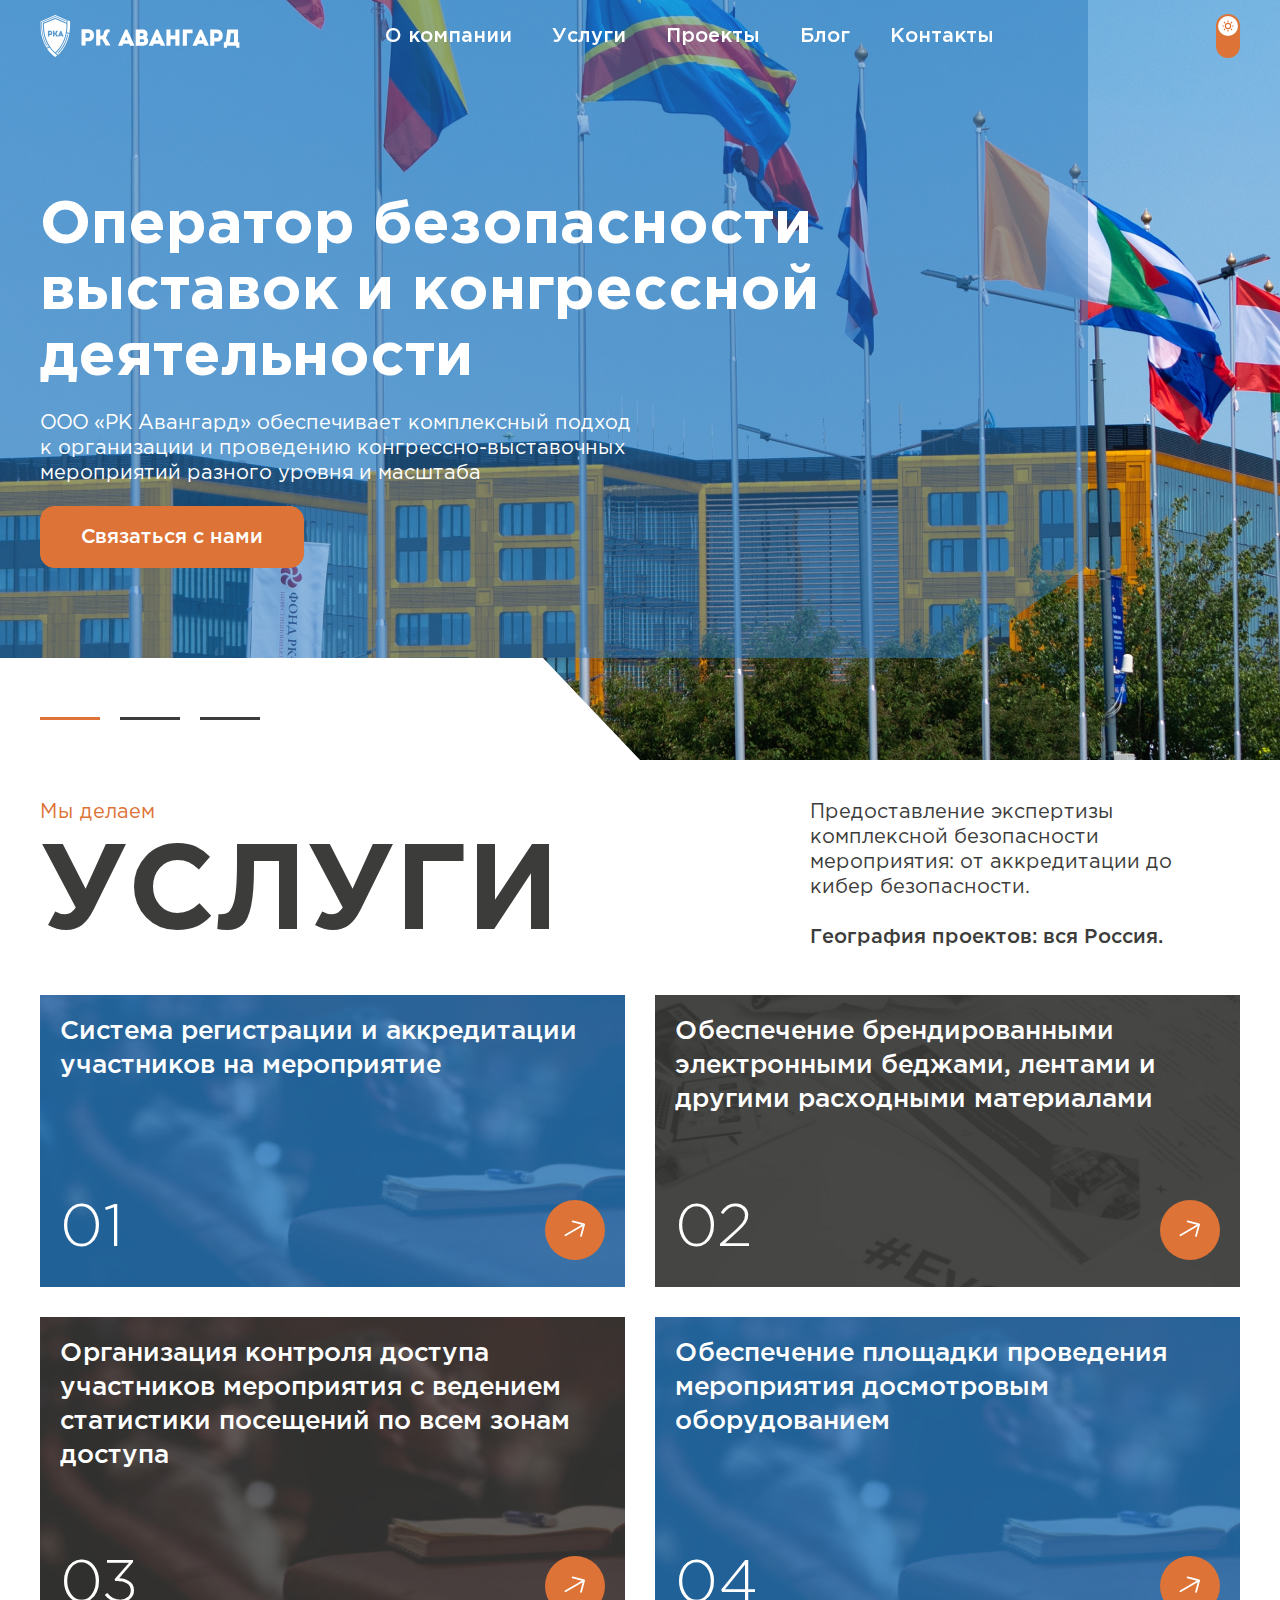
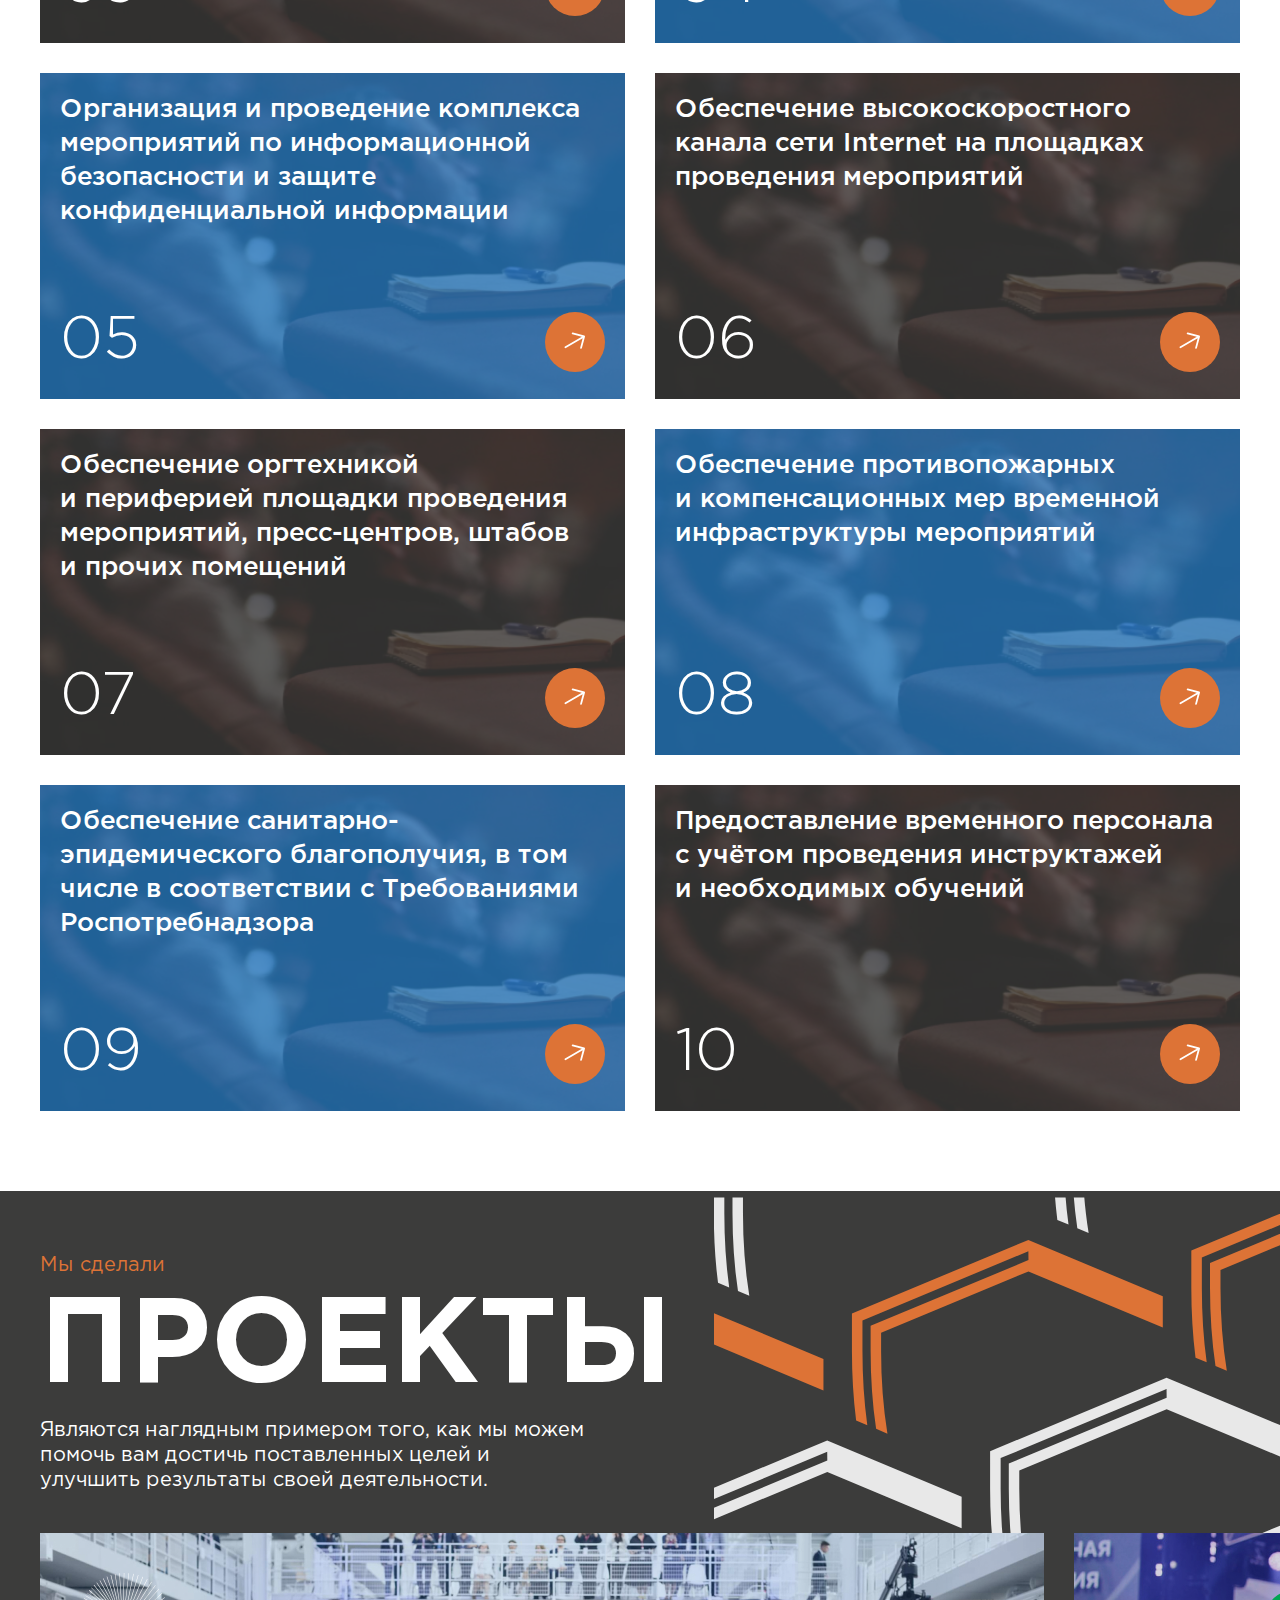
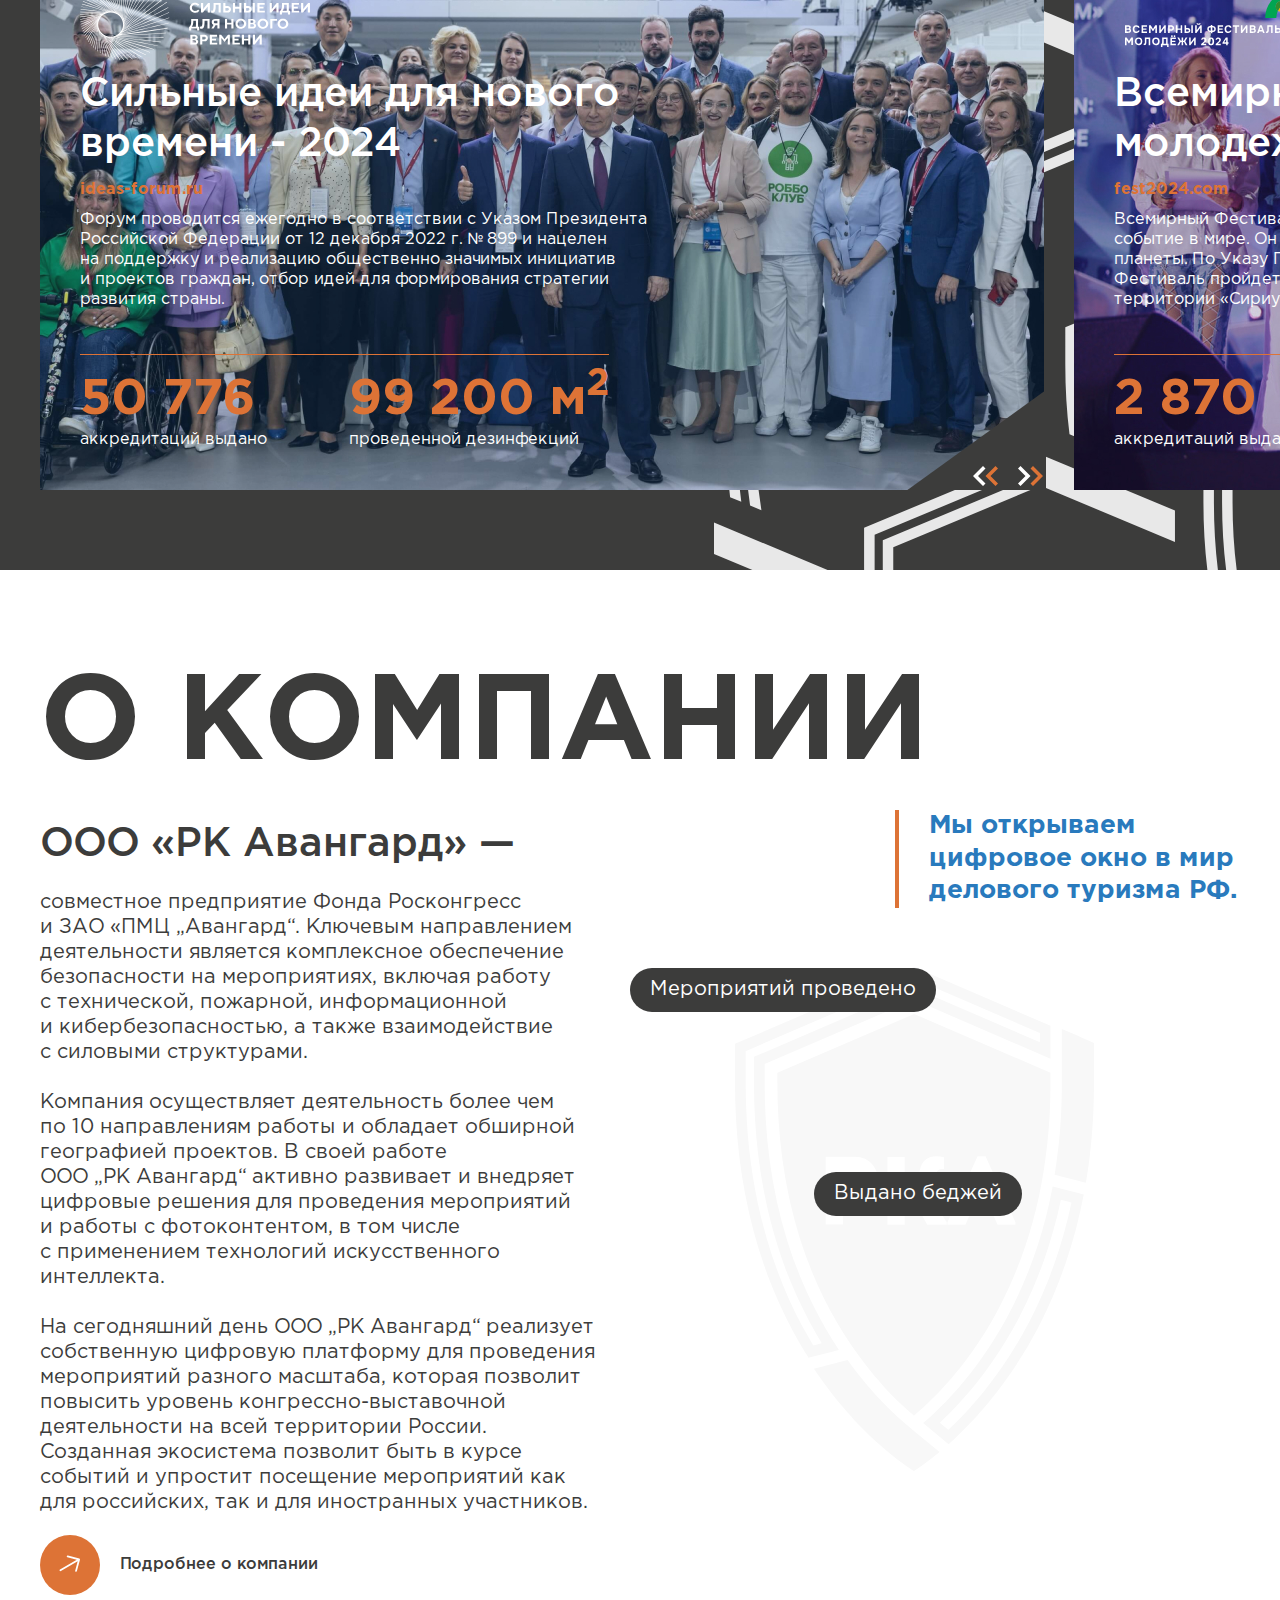
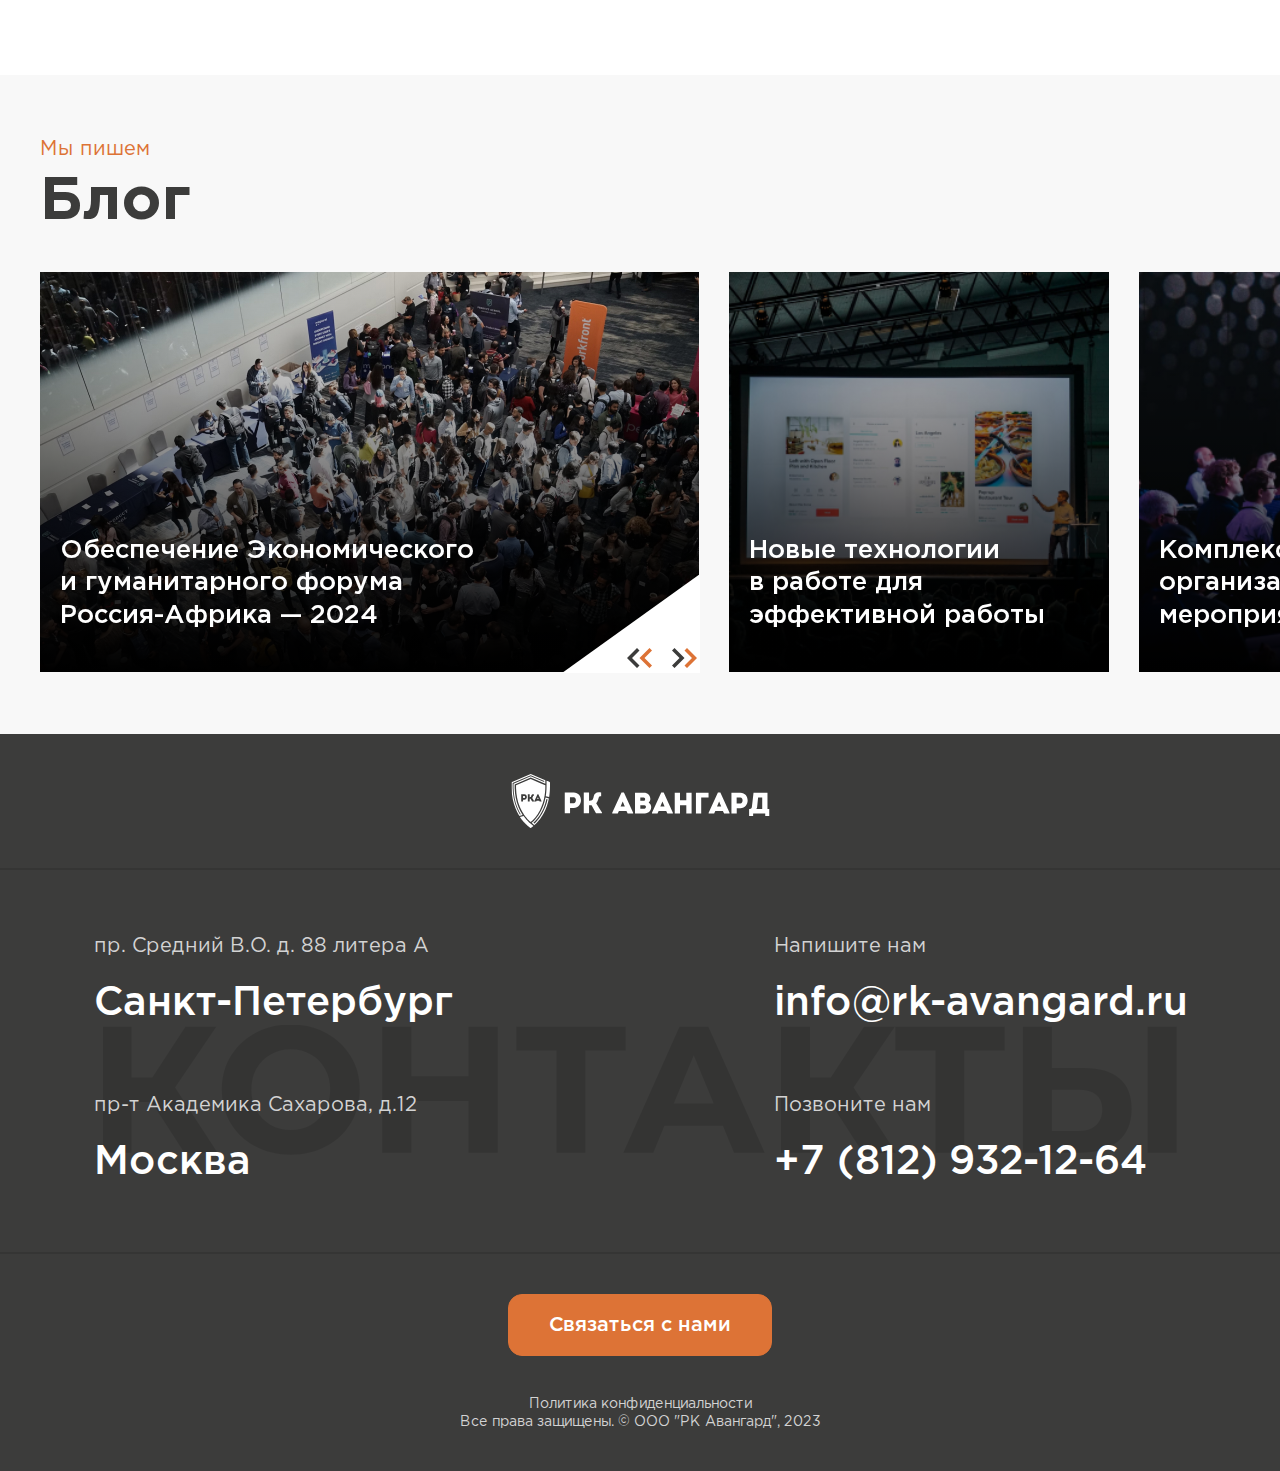
<file: index.html>
<!DOCTYPE html>
<html lang="ru">

<head>
	<meta charset="UTF-8">
	<meta http-equiv="X-UA-Compatible" content="IE=edge">
	<meta name="viewport" content="width=device-width, initial-scale=1.0">
	<title>РК АВАНГАРД - Главная</title>
	<meta property="og:title" content="РК АВАНГАРД - Главная">
	<meta property="og:description" content="Описание">
	<meta property="og:url" content="/">
	<meta property="og:site_name" content="РК АВАНГАРД - Главная">
	<!-- favicon -->
	<link rel="apple-touch-icon" sizes="180x180" href="img/favicon/apple-touch-icon.png">
	<link rel="icon" type="image/png" sizes="32x32" href="img/favicon/favicon-32x32.png">
	<link rel="icon" type="image/png" sizes="16x16" href="img/favicon/favicon-16x16.png">
	<link rel="manifest" href="img/favicon/site.webmanifest">
	<link rel="mask-icon" href="img/favicon/safari-pinned-tab.svg" color="#5bbad5">
	<meta name="msapplication-TileColor" content="#ffffff">
	<meta name="theme-color" content="#ffffff">
	<!-- styles -->
	<link rel="stylesheet" href="css/vendor.min.css">
	<link rel="stylesheet" href="css/app.min.css">
</head>

<body>
	<!-- wrapper -->
	<div class="wrapper" id="wrapper-theme">
		<!-- header -->
		<header class="header " id="header">
			<div class="container">
				<div class="header__wrapper">
					<a href="index.html" class="header__logotype">
						<img src="img/logotype-white.svg" alt="РК АВАНГАРД" class="default">
						<img src="img/logotype.svg" alt="РК АВАНГАРД" class="blue">
					</a>
					<nav class="nav header__nav">
						<ul class="nav__list">
							<li class="nav__item">
								<a href="#" class="nav__link">О компании</a>
							</li>
							<li class="nav__item">
								<a href="#" class="nav__link">Услуги</a>
							</li>
							<li class="nav__item">
								<a href="#" class="nav__link">Проекты</a>
							</li>
							<li class="nav__item">
								<a href="#" class="nav__link">Блог</a>
							</li>
							<li class="nav__item">
								<a href="#" class="nav__link">Контакты</a>
							</li>
						</ul>
					</nav>
					<label for="switch-theme-desktop" class="theme-switch header__theme">
						<input type="checkbox" id="switch-theme-desktop" class="theme-switch__input">
						<div class="theme-switch__group">
							<span class="theme-switch__icon"></span>
						</div>
					</label>
					<a href="#" class="header__phone" aria-label="Телефон">
						<svg>
							<use xlink:href="img/sprite.svg#icon-phone"></use>
						</svg>
					</a>
					<button class="hamburger" id="hamburger-toggle" aria-label="Меню">
						<span class="hamburger__inner"></span>
						<span class="hamburger__inner"></span>
						<span class="hamburger__inner"></span>
					</button>
				</div>
			</div>
		</header>
		<!-- end of header -->
		<!-- content -->
		<div class="wrapper__content">
			<!-- main -->
			<section class="main" id="main">
				<div class="main__slider">
					<div class="swiper">
						<div class="swiper-wrapper">
							<div class="swiper-slide">
								<div class="main__wrap">
									<div class="container">
										<div class="main__wrap-inner">
											<div class="main__body">
												<h3 class="main__title">Оператор безопасности выставок и конгрессной деятельности</h3>
												<p class="main__description">ООО «РК Авангард» обеспечивает комплексный подход к организации и проведению конгрессно-выставочных мероприятий разного уровня и масштаба</p>
												<a href="#" class="main__btn btn">Связаться с нами</a>
											</div>
										</div>
										<picture class="main__bg">
											<img src="img/main-bg.jpg" alt="Image">
										</picture>
									</div>
								</div>
							</div>
							<div class="swiper-slide">
								<div class="main__wrap">
									<div class="container">
										<div class="main__wrap-inner">
											<div class="main__body">
												<h3 class="main__title">Мы аккредитовали всех на ВЭФ-2024</h3>
												<p class="main__description">Ключевая международная площадка для создания и укрепления связей российского и мирового инвестиционного сообщества, всесторонней экспертной оценки экономического потенциала российского Дальнего Востока, представления его инвестиционных возможностей и условий ведения бизнеса на территориях опережающего развития.</p>
												<a href="#" class="main__btn btn">Связаться с нами</a>
											</div>
										</div>
										<picture class="main__bg">
											<img src="img/main-bg.jpg" alt="Image">
										</picture>
									</div>
								</div>
							</div>
							<div class="swiper-slide">
								<div class="main__wrap">
									<div class="container">
										<div class="main__wrap-inner">
											<div class="main__body">
												<h3 class="main__title">Оператор безопасности выставок и конгрессной деятельности</h3>
												<p class="main__description">ООО «РК Авангард» обеспечивает комплексный подход к организации и проведению конгрессно-выставочных мероприятий разного уровня и масштаба</p>
												<a href="#" class="main__btn btn">Связаться с нами</a>
											</div>
										</div>
										<picture class="main__bg">
											<img src="img/main-bg.jpg" alt="Image">
										</picture>
									</div>
								</div>
							</div>
						</div>
					</div>
					<div class="swiper-pagination"></div>
				</div>
			</section>
			<!-- end of main -->
			<!-- services -->
			<section class="services" id="services">
				<div class="container">
					<div class="section-heading">
						<div class="section-heading__block">
							<span class="section-heading__subtitle">Мы делаем</span>
							<h2 class="section-heading__heading">УСЛУГИ</h2>
						</div>
						<div class="section-heading__block">
							<p class="section-heading__description">
								Предоставление экспертизы комплексной безопасности мероприятия: от аккредитации до кибер безопасности.
								<br><br>
								<b>География проектов: вся Россия.</b>
							</p>
						</div>
					</div>
					<div class="services__wrapper">
						<a href="#" class="services-card services__item">
							<div class="services-card__body">
								<span class="services-card__title">Система регистрации и аккредитации участников на мероприятие</span>
								<span class="services-card__description">Опыт работы на главных конгрессных площадках России, в том числе на мероприятиях с участием первых лиц государства</span>
							</div>
							<div class="services-card__inner">
								<span class="services-card__counter">01</span>
								<div class="services-card__icon">
									<svg>
										<use xlink:href="img/sprite.svg#icon-arrow-top-right"></use>
									</svg>
								</div>
							</div>
							<picture class="services-card__img">
								<img src="img/services-01.jpg" alt="Image">
							</picture>
						</a>
						<a href="#" class="services-card services__item">
							<div class="services-card__body">
								<span class="services-card__title">Обеспечение брендированными электронными беджами, лентами и другими расходными материалами</span>
								<span class="services-card__description">Опыт работы на главных конгрессных площадках России, в том числе на мероприятиях с участием первых лиц государства</span>
							</div>
							<div class="services-card__inner">
								<span class="services-card__counter">02</span>
								<div class="services-card__icon">
									<svg>
										<use xlink:href="img/sprite.svg#icon-arrow-top-right"></use>
									</svg>
								</div>
							</div>
							<picture class="services-card__img">
								<img src="img/services-02.jpg" alt="Image">
							</picture>
						</a>
						<a href="#" class="services-card services__item">
							<div class="services-card__body">
								<span class="services-card__title">Организация контроля доступа участников мероприятия с ведением статистики посещений по всем зонам доступа</span>
								<span class="services-card__description">Опыт работы на главных конгрессных площадках России, в том числе на мероприятиях с участием первых лиц государства</span>
							</div>
							<div class="services-card__inner">
								<span class="services-card__counter">03</span>
								<div class="services-card__icon">
									<svg>
										<use xlink:href="img/sprite.svg#icon-arrow-top-right"></use>
									</svg>
								</div>
							</div>
							<picture class="services-card__img">
								<img src="img/services-01.jpg" alt="Image">
							</picture>
						</a>
						<a href="#" class="services-card services__item">
							<div class="services-card__body">
								<span class="services-card__title">Обеспечение площадки проведения мероприятия досмотровым оборудованием</span>
								<span class="services-card__description">Опыт работы на главных конгрессных площадках России, в том числе на мероприятиях с участием первых лиц государства</span>
							</div>
							<div class="services-card__inner">
								<span class="services-card__counter">04</span>
								<div class="services-card__icon">
									<svg>
										<use xlink:href="img/sprite.svg#icon-arrow-top-right"></use>
									</svg>
								</div>
							</div>
							<picture class="services-card__img">
								<img src="img/services-01.jpg" alt="Image">
							</picture>
						</a>
						<a href="#" class="services-card services__item">
							<div class="services-card__body">
								<span class="services-card__title">Организация и проведение комплекса мероприятий по информационной безопасности и защите конфиденциальной информации</span>
								<span class="services-card__description">Опыт работы на главных конгрессных площадках России, в том числе на мероприятиях с участием первых лиц государства</span>
							</div>
							<div class="services-card__inner">
								<span class="services-card__counter">05</span>
								<div class="services-card__icon">
									<svg>
										<use xlink:href="img/sprite.svg#icon-arrow-top-right"></use>
									</svg>
								</div>
							</div>
							<picture class="services-card__img">
								<img src="img/services-01.jpg" alt="Image">
							</picture>
						</a>
						<a href="#" class="services-card services__item">
							<div class="services-card__body">
								<span class="services-card__title">Обеспечение высокоскоростного канала сети Internet на площадках проведения мероприятий</span>
								<span class="services-card__description">Опыт работы на главных конгрессных площадках России, в том числе на мероприятиях с участием первых лиц государства</span>
							</div>
							<div class="services-card__inner">
								<span class="services-card__counter">06</span>
								<div class="services-card__icon">
									<svg>
										<use xlink:href="img/sprite.svg#icon-arrow-top-right"></use>
									</svg>
								</div>
							</div>
							<picture class="services-card__img">
								<img src="img/services-01.jpg" alt="Image">
							</picture>
						</a>
						<a href="#" class="services-card services__item">
							<div class="services-card__body">
								<span class="services-card__title">Обеспечение оргтехникой и периферией площадки проведения мероприятий, пресс-центров, штабов и прочих помещений</span>
								<span class="services-card__description">Опыт работы на главных конгрессных площадках России, в том числе на мероприятиях с участием первых лиц государства</span>
							</div>
							<div class="services-card__inner">
								<span class="services-card__counter">07</span>
								<div class="services-card__icon">
									<svg>
										<use xlink:href="img/sprite.svg#icon-arrow-top-right"></use>
									</svg>
								</div>
							</div>
							<picture class="services-card__img">
								<img src="img/services-01.jpg" alt="Image">
							</picture>
						</a>
						<a href="#" class="services-card services__item">
							<div class="services-card__body">
								<span class="services-card__title">Обеспечение противопожарных и компенсационных мер временной инфраструктуры мероприятий</span>
								<span class="services-card__description">Опыт работы на главных конгрессных площадках России, в том числе на мероприятиях с участием первых лиц государства</span>
							</div>
							<div class="services-card__inner">
								<span class="services-card__counter">08</span>
								<div class="services-card__icon">
									<svg>
										<use xlink:href="img/sprite.svg#icon-arrow-top-right"></use>
									</svg>
								</div>
							</div>
							<picture class="services-card__img">
								<img src="img/services-01.jpg" alt="Image">
							</picture>
						</a>
						<a href="#" class="services-card services__item">
							<div class="services-card__body">
								<span class="services-card__title">Обеспечение санитарно-эпидемического благополучия, в том числе в соответствии с Требованиями Роспотребнадзора</span>
								<span class="services-card__description">Опыт работы на главных конгрессных площадках России, в том числе на мероприятиях с участием первых лиц государства</span>
							</div>
							<div class="services-card__inner">
								<span class="services-card__counter">09</span>
								<div class="services-card__icon">
									<svg>
										<use xlink:href="img/sprite.svg#icon-arrow-top-right"></use>
									</svg>
								</div>
							</div>
							<picture class="services-card__img">
								<img src="img/services-01.jpg" alt="Image">
							</picture>
						</a>
						<a href="#" class="services-card services__item">
							<div class="services-card__body">
								<span class="services-card__title">Предоставление временного персонала с учётом проведения инструктажей и необходимых обучений</span>
								<span class="services-card__description">Опыт работы на главных конгрессных площадках России, в том числе на мероприятиях с участием первых лиц государства</span>
							</div>
							<div class="services-card__inner">
								<span class="services-card__counter">10</span>
								<div class="services-card__icon">
									<svg>
										<use xlink:href="img/sprite.svg#icon-arrow-top-right"></use>
									</svg>
								</div>
							</div>
							<picture class="services-card__img">
								<img src="img/services-01.jpg" alt="Image">
							</picture>
						</a>
					</div>
				</div>
			</section>
			<!-- end of services -->
			<!-- projects -->
			<section class="projects projects--black" id="projects">
				<div class="container">
					<div class="section-heading">
						<div class="section-heading__block">
							<span class="section-heading__subtitle">Мы сделали</span>
							<h2 class="section-heading__heading">ПРОЕКТЫ</h2>
							<p class="section-heading__description">Являются наглядным примером того, как мы можем помочь вам достичь поставленных целей и улучшить результаты своей деятельности.</p>
						</div>
					</div>
					<div class="projects__slider">
						<div class="projects__slider-wrapper">
							<div class="swiper">
								<div class="swiper-wrapper">
									<div class="swiper-slide">
										<div class="projects-card projects__slide">
											<div class="projects-card__body">
												<div class="projects-card__logotype">
													<img src="img/sinv23.svg" alt="Image">
												</div>
												<h3 class="projects-card__title">Сильные идеи для нового времени - 2024</h3>
												<a href="#" class="projects-card__link">ideas-forum.ru</a>
												<p class="projects-card__description">Форум проводится ежегодно в соответствии с Указом Президента Российской Федерации от 12 декабря 2022 г. № 899 и нацелен на поддержку и реализацию общественно значимых инициатив и проектов граждан, отбор идей для формирования стратегии развития страны.</p>
											</div>
											<div class="projects-card__bottom">
												<div class="projects-card__group">
													<span class="projects-card__value">50 776</span>
													<span class="projects-card__help">аккредитаций выдано</span>
												</div>
												<div class="projects-card__group">
													<span class="projects-card__value">99 200 м<sup>2</sup></span>
													<span class="projects-card__help">проведенной дезинфекций</span>
												</div>
											</div>
											<picture class="projects-card__img">
												<img src="img/projects-01.jpg" alt="Image">
											</picture>
										</div>
									</div>
									<div class="swiper-slide">
										<div class="projects-card projects-card--violet projects__slide">
											<div class="projects-card__body">
												<div class="projects-card__logotype">
													<img src="img/molfest24.svg" alt="Image">
												</div>
												<h3 class="projects-card__title">Всемирный фестиваль молодежи - 2024</h3>
												<a href="#" class="projects-card__link">fest2024.com</a>
												<p class="projects-card__description">Всемирный Фестиваль молодёжи – самое масштабное молодёжное событие в мире. Он объединит неравнодушных людей со всей планеты. По Указу Президента России Владимира Путина Фестиваль пройдет с 1 по 7 марта 2024 года на федеральной территории «Сириус»</p>
											</div>
											<div class="projects-card__bottom">
												<div class="projects-card__group">
													<span class="projects-card__value">2 870</span>
													<span class="projects-card__help">аккредитаций выдано</span>
												</div>
												<div class="projects-card__group">
													<span class="projects-card__value">4 200 м<sup>2</sup></span>
													<span class="projects-card__help">проведенной дезинфекций</span>
												</div>
											</div>
											<picture class="projects-card__img">
												<img src="img/projects-02.jpg" alt="Image">
											</picture>
										</div>
									</div>
									<div class="swiper-slide">
										<div class="projects-card projects-card--white projects__slide">
											<div class="projects-card__body">
												<div class="projects-card__logotype">
													<img src="img/molfest24.svg" alt="Image">
												</div>
												<h3 class="projects-card__title">Всемирный фестиваль молодежи - 2024</h3>
												<a href="#" class="projects-card__link">fest2024.com</a>
												<p class="projects-card__description">Всемирный Фестиваль молодёжи – самое масштабное молодёжное событие в мире. Он объединит неравнодушных людей со всей планеты. По Указу Президента России Владимира Путина Фестиваль пройдет с 1 по 7 марта 2024 года на федеральной территории «Сириус»</p>
											</div>
											<div class="projects-card__bottom">
												<div class="projects-card__group">
													<span class="projects-card__value">2 870</span>
													<span class="projects-card__help">аккредитаций выдано</span>
												</div>
												<div class="projects-card__group">
													<span class="projects-card__value">4 200 м<sup>2</sup></span>
													<span class="projects-card__help">проведенной дезинфекций</span>
												</div>
											</div>
											<picture class="projects-card__img">
												<img src="img/projects-02.jpg" alt="Image">
											</picture>
										</div>
									</div>
									<div class="swiper-slide">
										<div class="projects-card projects__slide">
											<div class="projects-card__body">
												<div class="projects-card__logotype">
													<img src="img/sinv23.svg" alt="Image">
												</div>
												<h3 class="projects-card__title">Сильные идеи для нового времени - 2024</h3>
												<a href="#" class="projects-card__link">ideas-forum.ru</a>
												<p class="projects-card__description">Форум проводится ежегодно в соответствии с Указом Президента Российской Федерации от 12 декабря 2022 г. № 899 и нацелен на поддержку и реализацию общественно значимых инициатив и проектов граждан, отбор идей для формирования стратегии развития страны.</p>
											</div>
											<div class="projects-card__bottom">
												<div class="projects-card__group">
													<span class="projects-card__value">2 870</span>
													<span class="projects-card__help">аккредитаций выдано</span>
												</div>
												<div class="projects-card__group">
													<span class="projects-card__value">4 200 м<sup>2</sup></span>
													<span class="projects-card__help">проведенной дезинфекций</span>
												</div>
											</div>
											<picture class="projects-card__img">
												<img src="img/projects-01.jpg" alt="Image">
											</picture>
										</div>
									</div>
									<div class="swiper-slide">
										<div class="projects-card projects-card--violet projects__slide">
											<div class="projects-card__body">
												<div class="projects-card__logotype">
													<img src="img/molfest24.svg" alt="Image">
												</div>
												<h3 class="projects-card__title">Всемирный фестиваль молодежи - 2024</h3>
												<a href="#" class="projects-card__link">fest2024.com</a>
												<p class="projects-card__description">Всемирный Фестиваль молодёжи – самое масштабное молодёжное событие в мире. Он объединит неравнодушных людей со всей планеты. По Указу Президента России Владимира Путина Фестиваль пройдет с 1 по 7 марта 2024 года на федеральной территории «Сириус»</p>
											</div>
											<div class="projects-card__bottom">
												<div class="projects-card__group">
													<span class="projects-card__value">2 870</span>
													<span class="projects-card__help">аккредитаций выдано</span>
												</div>
												<div class="projects-card__group">
													<span class="projects-card__value">4 200 м<sup>2</sup></span>
													<span class="projects-card__help">проведенной дезинфекций</span>
												</div>
											</div>
											<picture class="projects-card__img">
												<img src="img/projects-02.jpg" alt="Image">
											</picture>
										</div>
									</div>
									<div class="swiper-slide">
										<div class="projects-card projects-card--white projects__slide">
											<div class="projects-card__body">
												<div class="projects-card__logotype">
													<img src="img/molfest24.svg" alt="Image">
												</div>
												<h3 class="projects-card__title">Всемирный фестиваль молодежи - 2024</h3>
												<a href="#" class="projects-card__link">fest2024.com</a>
												<p class="projects-card__description">Всемирный Фестиваль молодёжи – самое масштабное молодёжное событие в мире. Он объединит неравнодушных людей со всей планеты. По Указу Президента России Владимира Путина Фестиваль пройдет с 1 по 7 марта 2024 года на федеральной территории «Сириус»</p>
											</div>
											<div class="projects-card__bottom">
												<div class="projects-card__group">
													<span class="projects-card__value">2 870</span>
													<span class="projects-card__help">аккредитаций выдано</span>
												</div>
												<div class="projects-card__group">
													<span class="projects-card__value">4 200 м<sup>2</sup></span>
													<span class="projects-card__help">проведенной дезинфекций</span>
												</div>
											</div>
											<picture class="projects-card__img">
												<img src="img/projects-02.jpg" alt="Image">
											</picture>
										</div>
									</div>
								</div>
							</div>
							<div class="swiper-controls">
								<button class="swiper-button-prev" aria-label="Назад">
									<svg class="swiper-button-icon">
										<use xlink:href="img/sprite.svg#icon-arrow-prev"></use>
									</svg>
								</button>
								<button class="swiper-button-next" aria-label="Далее">
									<svg class="swiper-button-icon">
										<use xlink:href="img/sprite.svg#icon-arrow-next"></use>
									</svg>
								</button>
							</div>
						</div>
					</div>
				</div>
			</section>
			<!-- end of projects -->
			<!-- about -->
			<section class="about" id="about">
				<div class="container">
					<h2 class="about__heading">о компании</h2>
					<div class="about__wrapper">
						<div class="about__left">
							<h3 class="about__title">ООО «РК Авангард» —</h3>
							<p class="about__description">
								совместное предприятие Фонда Росконгресс и ЗАО «ПМЦ „Авангард“. Ключевым направлением деятельности является комплексное обеспечение безопасности на мероприятиях, включая работу с технической, пожарной, информационной и кибербезопасностью, а также взаимодействие с силовыми структурами.
								<br><br>
								Компания осуществляет деятельность более чем по 10 направлениям работы и обладает обширной географией проектов. В своей работе ООО „РК Авангард“ активно развивает и внедряет цифровые решения для проведения мероприятий и работы с фотоконтентом, в том числе с применением технологий искусственного интеллекта.
								<br><br>
								На сегодняшний день ООО „РК Авангард“ реализует собственную цифровую платформу для проведения мероприятий разного масштаба, которая позволит повысить уровень конгрессно-выставочной деятельности на всей территории России. Созданная экосистема позволит быть в курсе событий и упростит посещение мероприятий как для российских, так и для иностранных участников.
							</p>
							<a href="#" class="about__more">
								<div class="about__more-icon">
									<svg>
										<use xlink:href="img/sprite.svg#icon-arrow-top-right"></use>
									</svg>
								</div>
								<span>Подробнее о компании</span>
							</a>
						</div>
						<div class="about__right">
							<blockqoute class="about__quote">Мы открываем цифровое окно в мир делового туризма РФ.</blockqoute>
							<div class="about__stats about__stats--first">
								<span class="about__value" data-target="60"></span>
								<span class="about__status">Мероприятий проведено</span>
							</div>
							<div class="about__stats about__stats--second">
								<span class="about__value" data-target="180000"></span>
								<span class="about__status">Выдано беджей</span>
							</div>
							<picture class="about__img">
								<img src="img/rka-white.svg" width="361" height="504" alt="РКА" class="light">
								<img src="img/rka-black.svg" width="361" height="504" alt="РКА" class="dark">
							</picture>
						</div>
					</div>
				</div>
			</section>
			<!-- end of about -->
			<!-- articles -->
			<section class="articles" id="articles">
				<div class="container">
					<div class="section-heading">
						<div class="section-heading__block">
							<span class="section-heading__subtitle">Мы пишем</span>
							<h2 class="section-heading__title">Блог</h2>
						</div>
					</div>
					<div class="articles__slider">
						<div class="swiper">
							<div class="swiper-wrapper">
								<div class="swiper-slide">
									<a href="#" class="articles-card articles__slide" style="background-image: url(img/articles-01.jpg);">
										<span class="articles-card__title">Обеспечение Экономического и гуманитарного форума Россия-Африка — 2024</span>
									</a>
								</div>
								<div class="swiper-slide">
									<a href="#" class="articles-card articles__slide" style="background-image: url(img/articles-02.jpg);">
										<span class="articles-card__title">Новые технологии в работе для эффективной работы</span>
									</a>
								</div>
								<div class="swiper-slide">
									<a href="#" class="articles-card articles__slide" style="background-image: url(img/articles-03.jpg);">
										<span class="articles-card__title">Комплексная организация мероприятия</span>
									</a>
								</div>
								<div class="swiper-slide">
									<a href="#" class="articles-card articles__slide" style="background-image: url(img/articles-01.jpg);">
										<span class="articles-card__title">Обеспечение Экономического и гуманитарного форума Россия-Африка — 2024</span>
									</a>
								</div>
								<div class="swiper-slide">
									<a href="#" class="articles-card articles__slide" style="background-image: url(img/articles-02.jpg);">
										<span class="articles-card__title">Новые технологии в работе для эффективной работы</span>
									</a>
								</div>
								<div class="swiper-slide">
									<a href="#" class="articles-card articles__slide" style="background-image: url(img/articles-03.jpg);">
										<span class="articles-card__title">Комплексная организация мероприятия</span>
									</a>
								</div>
								<div class="swiper-slide">
									<a href="#" class="articles-card articles__slide" style="background-image: url(img/articles-01.jpg);">
										<span class="articles-card__title">Обеспечение Экономического и гуманитарного форума Россия-Африка — 2024</span>
									</a>
								</div>
								<div class="swiper-slide">
									<a href="#" class="articles-card articles__slide" style="background-image: url(img/articles-02.jpg);">
										<span class="articles-card__title">Новые технологии в работе для эффективной работы</span>
									</a>
								</div>
								<div class="swiper-slide">
									<a href="#" class="articles-card articles__slide" style="background-image: url(img/articles-03.jpg);">
										<span class="articles-card__title">Комплексная организация мероприятия</span>
									</a>
								</div>
							</div>
						</div>
						<div class="swiper-controls">
							<button class="swiper-button-prev" aria-label="Назад">
								<svg class="swiper-button-icon">
									<use xlink:href="img/sprite.svg#icon-arrow-prev"></use>
								</svg>
							</button>
							<button class="swiper-button-next" aria-label="Далее">
								<svg class="swiper-button-icon">
									<use xlink:href="img/sprite.svg#icon-arrow-next"></use>
								</svg>
							</button>
						</div>
					</div>
				</div>
			</section>
			<!-- end of articles -->
		</div>
		<!-- end of content -->
		<!-- footer -->
		<footer class="footer" id="footer">
			<div class="footer__top">
				<div class="container">
					<a href="index.html" class="footer__logotype">
						<img src="img/logotype-white.svg" width="259" height="54" alt="РК АВАНГАРД">
					</a>
				</div>
			</div>
			<div class="footer__main">
				<div class="container">
					<div class="footer__wrapper">
						<div class="footer__item">
							<span class="footer__label">пр. Средний В.О. д. 88 литера А</span>
							<span class="footer__value">Санкт-Петербург</span>
						</div>
						<div class="footer__item">
							<span class="footer__label">Напишите нам</span>
							<a href="mailto:info@rk-avangard.ru" class="footer__value">info@rk-avangard.ru</a>
						</div>
						<div class="footer__item">
							<span class="footer__label">пр-т Академика Сахарова, д.12</span>
							<span class="footer__value">Москва</span>
						</div>
						<div class="footer__item">
							<span class="footer__label">Позвоните нам</span>
							<a href="tel:+78129321264" class="footer__value">+7 (812) 932-12-64</a>
						</div>
					</div>
				</div>
			</div>
			<div class="footer__bottom">
				<div class="container">
					<a href="#" class="footer__btn btn">Связаться с нами</a>
					<p class="footer__copyright">
						<a href="#">Политика конфиденциальности</a>
						<br>
						Все права защищены. © ООО "РК Авангард", 2023
					</p>
				</div>
			</div>
		</footer>
		<!-- end of footer -->
	</div>
	<!-- end of wrapper -->
	<!-- menu -->
	<div class="menu" id="menu">
		<div class="menu__wrap">
			<div class="menu__main">
				<nav class="nav menu__nav">
					<ul class="nav__list">
						<li class="nav__item">
							<a href="#" class="nav__link">О компании</a>
						</li>
						<li class="nav__item">
							<a href="#" class="nav__link">Услуги</a>
						</li>
						<li class="nav__item">
							<a href="#" class="nav__link">Проекты</a>
						</li>
						<li class="nav__item">
							<a href="#" class="nav__link">Блог</a>
						</li>
						<li class="nav__item">
							<a href="#" class="nav__link">Контакты</a>
						</li>
					</ul>
				</nav>
				<a href="#" class="menu__btn btn">Связаться с нами</a>
			</div>
			<div class="menu__bottom">
				<label for="switch-theme-mobile" class="theme-switch menu__theme">
					<input type="checkbox" id="switch-theme-mobile" class="theme-switch__input">
					<div class="theme-switch__group">
						<span class="theme-switch__icon"></span>
					</div>
				</label>
			</div>
		</div>
	</div>
	<!-- end of menu -->
	<!-- scripts -->
	<script src="js/vendor.min.js"></script>
	<script src="js/app.min.js"></script>
</body>

</html>
</file>
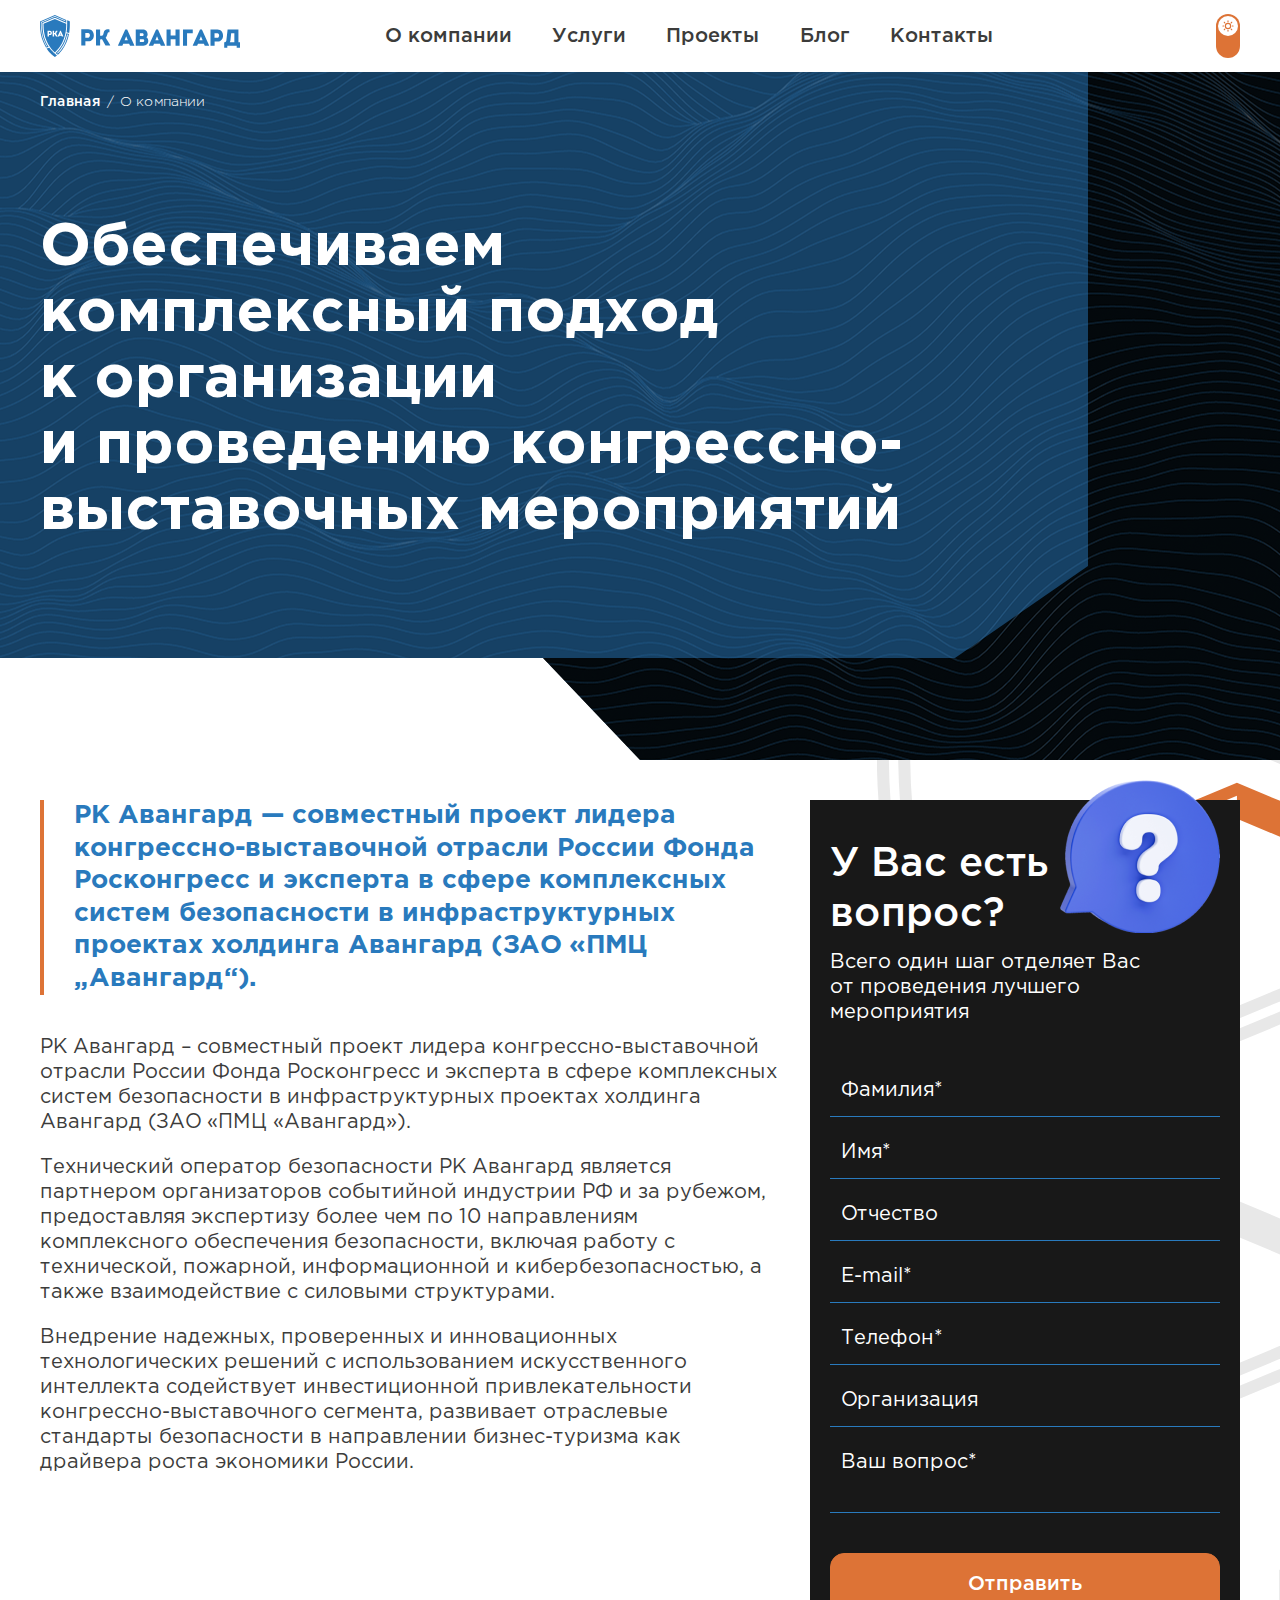
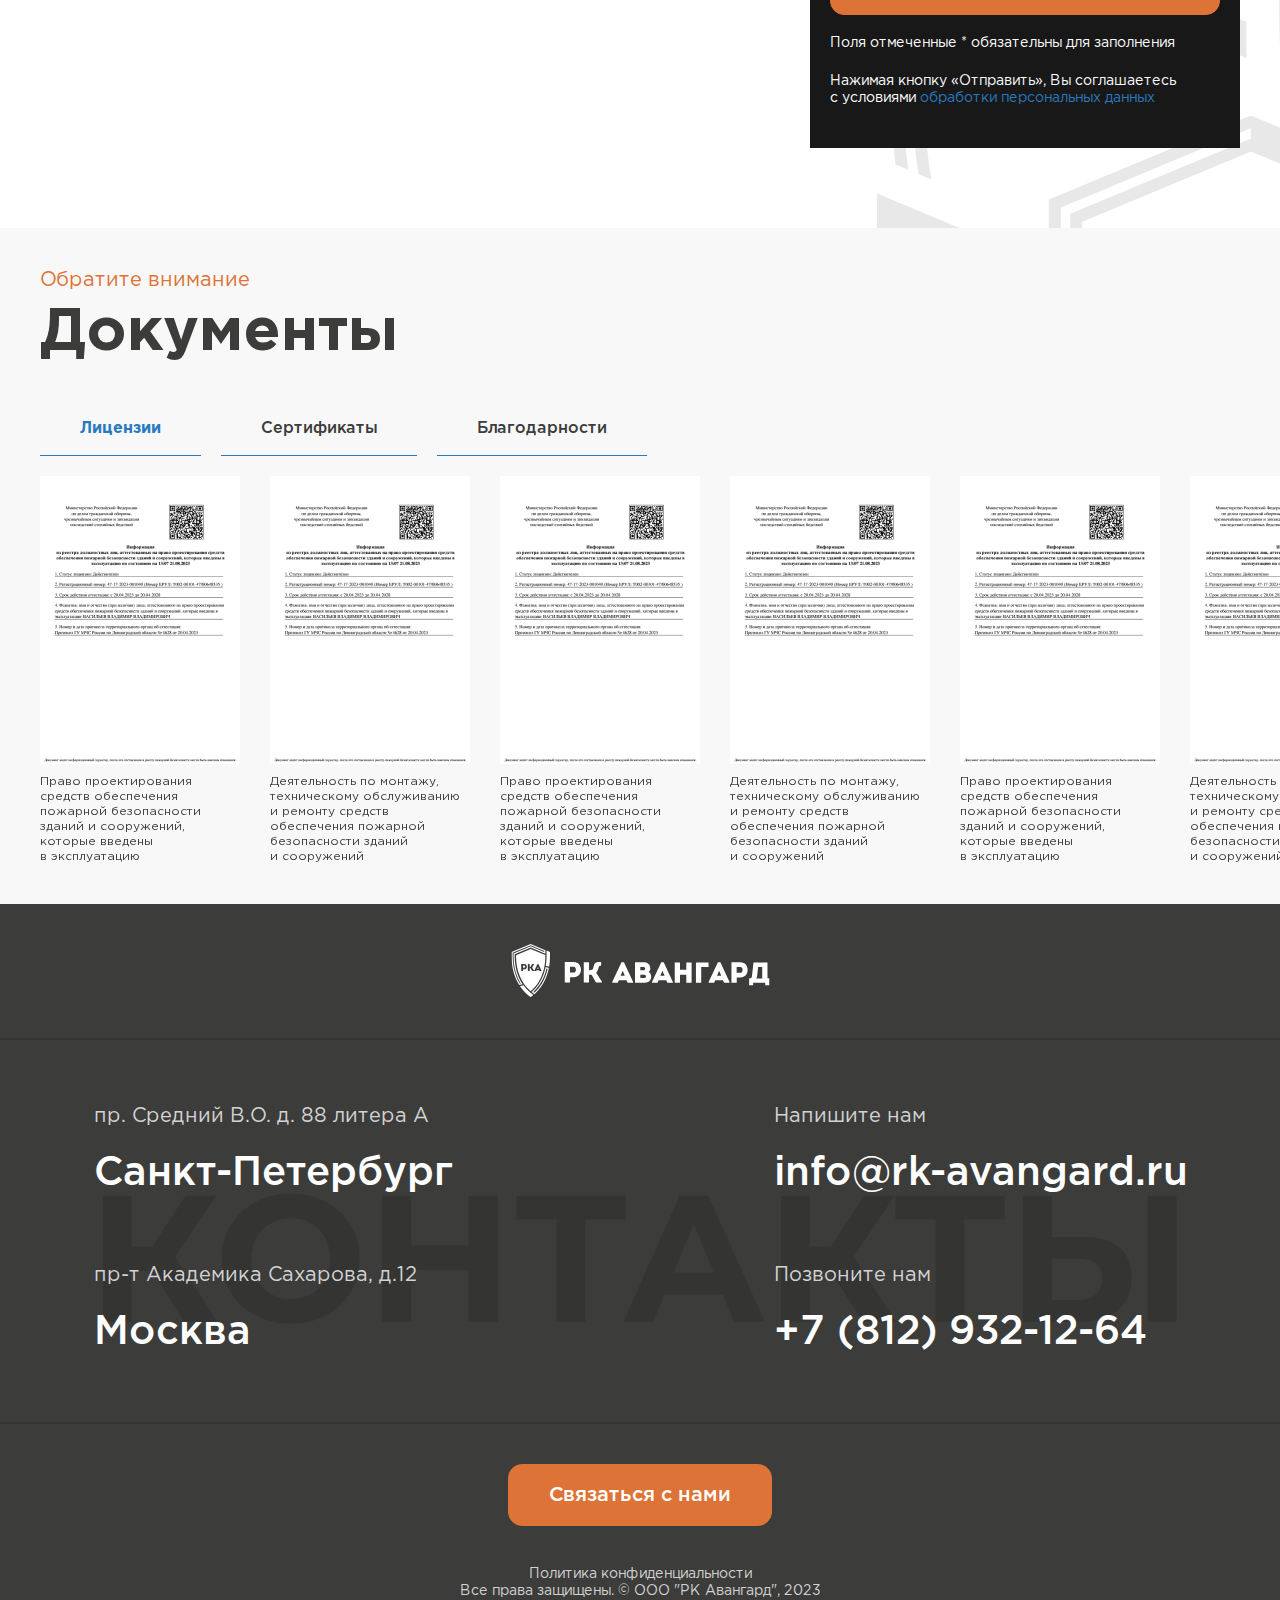
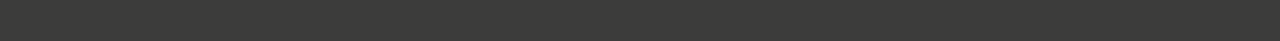
<file: about.html>
<!DOCTYPE html>
<html lang="ru">

<head>
	<meta charset="UTF-8">
	<meta http-equiv="X-UA-Compatible" content="IE=edge">
	<meta name="viewport" content="width=device-width, initial-scale=1.0">
	<title>РК АВАНГАРД - О компании</title>
	<meta property="og:title" content="РК АВАНГАРД - О компании">
	<meta property="og:description" content="Описание">
	<meta property="og:url" content="/">
	<meta property="og:site_name" content="РК АВАНГАРД - О компании">
	<!-- favicon -->
	<link rel="apple-touch-icon" sizes="180x180" href="img/favicon/apple-touch-icon.png">
	<link rel="icon" type="image/png" sizes="32x32" href="img/favicon/favicon-32x32.png">
	<link rel="icon" type="image/png" sizes="16x16" href="img/favicon/favicon-16x16.png">
	<link rel="manifest" href="img/favicon/site.webmanifest">
	<link rel="mask-icon" href="img/favicon/safari-pinned-tab.svg" color="#5bbad5">
	<meta name="msapplication-TileColor" content="#ffffff">
	<meta name="theme-color" content="#ffffff">
	<!-- styles -->
	<link rel="stylesheet" href="css/vendor.min.css">
	<link rel="stylesheet" href="css/app.min.css">
</head>

<body>
	<!-- wrapper -->
	<div class="wrapper" id="wrapper-theme">
		<!-- header -->
		<header class="header header--inner" id="header">
			<div class="container">
				<div class="header__wrapper">
					<a href="index.html" class="header__logotype">
						<img src="img/logotype-white.svg" alt="РК АВАНГАРД" class="default">
						<img src="img/logotype.svg" alt="РК АВАНГАРД" class="blue">
					</a>
					<nav class="nav header__nav">
						<ul class="nav__list">
							<li class="nav__item">
								<a href="#" class="nav__link">О компании</a>
							</li>
							<li class="nav__item">
								<a href="#" class="nav__link">Услуги</a>
							</li>
							<li class="nav__item">
								<a href="#" class="nav__link">Проекты</a>
							</li>
							<li class="nav__item">
								<a href="#" class="nav__link">Блог</a>
							</li>
							<li class="nav__item">
								<a href="#" class="nav__link">Контакты</a>
							</li>
						</ul>
					</nav>
					<label for="switch-theme-desktop" class="theme-switch header__theme">
						<input type="checkbox" id="switch-theme-desktop" class="theme-switch__input">
						<div class="theme-switch__group">
							<span class="theme-switch__icon"></span>
						</div>
					</label>
					<a href="#" class="header__phone" aria-label="Телефон">
						<svg>
							<use xlink:href="img/sprite.svg#icon-phone"></use>
						</svg>
					</a>
					<button class="hamburger" id="hamburger-toggle" aria-label="Меню">
						<span class="hamburger__inner"></span>
						<span class="hamburger__inner"></span>
						<span class="hamburger__inner"></span>
					</button>
				</div>
			</div>
		</header>
		<!-- end of header -->
		<!-- content -->
		<div class="wrapper__content">
			<!-- main -->
			<section class="main" id="main">
				<div class="main__wrap">
					<div class="container">
						<div class="main__wrap-inner">
							<!-- breadcrumbs -->
							<div class="breadcrumb main__breadcrumb" aria-label="Breadcrumb">
								<ol class="breadcrumb__list">
									<li class="breadcrumb__item">
										<a href="index.html" class="breadcrumb__link">Главная</a>
									</li>
									<li class="breadcrumb__item">
										<a href="about.html" class="breadcrumb__link">О компании</a>
									</li>
								</ol>
							</div>
							<!-- end of breadcrumbs -->
							<div class="main__body">
								<h1 class="main__title">Обеспечиваем комплексный подход к организации и проведению конгрессно-выставочных мероприятий</h1>
							</div>
						</div>
						<picture class="main__bg">
							<img src="img/main-about-bg.jpg" alt="Image">
						</picture>
					</div>
				</div>
			</section>
			<!-- end of main -->
			<!-- article -->
			<section class="article" id="article">
				<div class="container">
					<div class="article__wrapper">
						<div class="article__left">
							<div class="article__content content">
								<blockquote>РК Авангард — совместный проект лидера конгрессно-выставочной отрасли России Фонда Росконгресс и эксперта в сфере комплексных систем безопасности в инфраструктурных проектах холдинга Авангард (ЗАО «ПМЦ „Авангард“).</blockquote>
								<p>РК Авангард – совместный проект лидера конгрессно-выставочной отрасли России Фонда Росконгресс и эксперта в сфере комплексных систем безопасности в инфраструктурных проектах холдинга Авангард (ЗАО «ПМЦ «Авангард»).</p>
								<p>Технический оператор безопасности РК Авангард является партнером организаторов событийной индустрии РФ и за рубежом, предоставляя экспертизу более чем по 10 направлениям комплексного обеспечения безопасности, включая работу с технической, пожарной, информационной и кибербезопасностью, а также взаимодействие с силовыми структурами.</p>
								<p>Внедрение надежных, проверенных и инновационных технологических решений с использованием искусственного интеллекта содействует инвестиционной привлекательности конгрессно-выставочного сегмента, развивает отраслевые стандарты безопасности в направлении бизнес-туризма как драйвера роста экономики России.</p>
							</div>
						</div>
						<div class="article__right">
							<div class="questions article__questions">
								<div class="questions__wrap">
									<div class="questions__top">
										<h3 class="questions__title">У Вас есть вопрос?</h3>
										<p class="questions__description">Всего один шаг отделяет Вас от проведения лучшего мероприятия</p>
									</div>
									<picture class="questions__img">
										<img src="img/questions-img.png" alt="Image">
									</picture>
									<form action="#" class="questions-form questions__form">
										<div class="input-field questions-form__input">
											<div class="input-field__inner">
												<input type="text" class="input-field__input" placeholder="Фамилия*">
											</div>
										</div>
										<div class="input-field questions-form__input">
											<div class="input-field__inner">
												<input type="text" class="input-field__input" placeholder="Имя*">
											</div>
										</div>
										<div class="input-field questions-form__input">
											<div class="input-field__inner">
												<input type="text" class="input-field__input" placeholder="Отчество">
											</div>
										</div>
										<div class="input-field questions-form__input">
											<div class="input-field__inner">
												<input type="text" class="input-field__input" placeholder="E-mail*">
											</div>
										</div>
										<div class="input-field questions-form__input">
											<div class="input-field__inner">
												<input type="text" class="input-field__input" placeholder="Телефон*" data-inputmask="'mask': '+7 (999) 999-99-99'">
											</div>
										</div>
										<div class="input-field questions-form__input">
											<div class="input-field__inner">
												<input type="text" class="input-field__input" placeholder="Организация">
											</div>
										</div>
										<div class="input-field questions-form__input">
											<div class="input-field__inner">
												<textarea class="input-field__textarea" placeholder="Ваш вопрос*"></textarea>
											</div>
										</div>
										<button class="questions-form__btn btn">Отправить</button>
									</form>
									<div class="questions__bottom">
										<p class="questions__help">Поля отмеченные * обязательны для заполнения</p>
										<p class="questions__help">Нажимая кнопку «Отправить», Вы соглашаетесь с условиями <a href="#">обработки персональных данных</a></p>
									</div>
								</div>
							</div>
						</div>
					</div>
				</div>
			</section>
			<!-- end of article -->
			<!-- documents -->
			<section class="documents" id="documents">
				<div class="container">
					<div class="section-heading">
						<div class="section-heading__block">
							<span class="section-heading__subtitle">Обратите внимание</span>
							<h2 class="section-heading__title">Документы</h2>
						</div>
					</div>
					<div class="tabs documents__tabs">
						<ul class="tabs__list">
							<li class="tabs__item is--active">
								<button class="tabs__tab">Лицензии</button>
							</li>
							<li class="tabs__item">
								<button class="tabs__tab">Сертификаты</button>
							</li>
							<li class="tabs__item">
								<button class="tabs__tab">Благодарности</button>
							</li>
						</ul>
						<div class="select-box tabs__select">
							<div class="select-box__placeholder">
								<span>Лицензии</span>
								<svg>
									<use xlink:href="img/sprite.svg#icon-caret"></use>
								</svg>
							</div>
							<div class="select-box__container">
								<div class="select-box__checkboxes">
									<div class="select-box__checkbox">
										<input type="radio" name="select-documents" class="select-box__input" id="select-documents-01" checked>
										<label for="select-documents-01" class="select-box__group">
											<span class="select-box__title">Лицензии</span>
										</label>
									</div>
									<div class="select-box__checkbox">
										<input type="radio" name="select-documents" class="select-box__input" id="select-documents-02">
										<label for="select-documents-02" class="select-box__group">
											<span class="select-box__title">Сертификаты</span>
										</label>
									</div>
									<div class="select-box__checkbox">
										<input type="radio" name="select-documents" class="select-box__input" id="select-documents-03">
										<label for="select-documents-03" class="select-box__group">
											<span class="select-box__title">Благодарности</span>
										</label>
									</div>
								</div>
							</div>
						</div>
						<div class="tabs__holder is--active">
							<div class="documents__slider">
								<div class="swiper">
									<div class="swiper-wrapper">
										<div class="swiper-slide">
											<a href="#" class="documents-card documents__slide">
												<div class="documents-card__img">
													<img src="img/documents-01.jpg" alt="Image">
													<div class="documents-card__inner">
														<div class="documents-card__icon">
															<svg>
																<use xlink:href="img/sprite.svg#icon-download"></use>
															</svg>
														</div>
														<span class="documents-card__help">28.08.2023 <br>126 Кб</span>
													</div>
												</div>
												<span class="documents-card__title">Право проектирования средств обеспечения пожарной безопасности зданий и сооружений, которые введены в эксплуатацию</span>
											</a>
										</div>
										<div class="swiper-slide">
											<a href="#" class="documents-card documents__slide">
												<div class="documents-card__img">
													<img src="img/documents-01.jpg" alt="Image">
													<div class="documents-card__inner">
														<div class="documents-card__icon">
															<svg>
																<use xlink:href="img/sprite.svg#icon-download"></use>
															</svg>
														</div>
														<span class="documents-card__help">28.08.2023 <br>126 Кб</span>
													</div>
												</div>
												<span class="documents-card__title">Деятельность по монтажу, техническому обслуживанию и ремонту средств обеспечения пожарной безопасности зданий и сооружений</span>
											</a>
										</div>
										<div class="swiper-slide">
											<a href="#" class="documents-card documents__slide">
												<div class="documents-card__img">
													<img src="img/documents-01.jpg" alt="Image">
													<div class="documents-card__inner">
														<div class="documents-card__icon">
															<svg>
																<use xlink:href="img/sprite.svg#icon-download"></use>
															</svg>
														</div>
														<span class="documents-card__help">28.08.2023 <br>126 Кб</span>
													</div>
												</div>
												<span class="documents-card__title">Право проектирования средств обеспечения пожарной безопасности зданий и сооружений, которые введены в эксплуатацию</span>
											</a>
										</div>
										<div class="swiper-slide">
											<a href="#" class="documents-card documents__slide">
												<div class="documents-card__img">
													<img src="img/documents-01.jpg" alt="Image">
													<div class="documents-card__inner">
														<div class="documents-card__icon">
															<svg>
																<use xlink:href="img/sprite.svg#icon-download"></use>
															</svg>
														</div>
														<span class="documents-card__help">28.08.2023 <br>126 Кб</span>
													</div>
												</div>
												<span class="documents-card__title">Деятельность по монтажу, техническому обслуживанию и ремонту средств обеспечения пожарной безопасности зданий и сооружений</span>
											</a>
										</div>
										<div class="swiper-slide">
											<a href="#" class="documents-card documents__slide">
												<div class="documents-card__img">
													<img src="img/documents-01.jpg" alt="Image">
													<div class="documents-card__inner">
														<div class="documents-card__icon">
															<svg>
																<use xlink:href="img/sprite.svg#icon-download"></use>
															</svg>
														</div>
														<span class="documents-card__help">28.08.2023 <br>126 Кб</span>
													</div>
												</div>
												<span class="documents-card__title">Право проектирования средств обеспечения пожарной безопасности зданий и сооружений, которые введены в эксплуатацию</span>
											</a>
										</div>
										<div class="swiper-slide">
											<a href="#" class="documents-card documents__slide">
												<div class="documents-card__img">
													<img src="img/documents-01.jpg" alt="Image">
													<div class="documents-card__inner">
														<div class="documents-card__icon">
															<svg>
																<use xlink:href="img/sprite.svg#icon-download"></use>
															</svg>
														</div>
														<span class="documents-card__help">28.08.2023 <br>126 Кб</span>
													</div>
												</div>
												<span class="documents-card__title">Деятельность по монтажу, техническому обслуживанию и ремонту средств обеспечения пожарной безопасности зданий и сооружений</span>
											</a>
										</div>
										<div class="swiper-slide">
											<a href="#" class="documents-card documents__slide">
												<div class="documents-card__img">
													<img src="img/documents-01.jpg" alt="Image">
													<div class="documents-card__inner">
														<div class="documents-card__icon">
															<svg>
																<use xlink:href="img/sprite.svg#icon-download"></use>
															</svg>
														</div>
														<span class="documents-card__help">28.08.2023 <br>126 Кб</span>
													</div>
												</div>
												<span class="documents-card__title">Право проектирования средств обеспечения пожарной безопасности зданий и сооружений, которые введены в эксплуатацию</span>
											</a>
										</div>
										<div class="swiper-slide">
											<a href="#" class="documents-card documents__slide">
												<div class="documents-card__img">
													<img src="img/documents-01.jpg" alt="Image">
													<div class="documents-card__inner">
														<div class="documents-card__icon">
															<svg>
																<use xlink:href="img/sprite.svg#icon-download"></use>
															</svg>
														</div>
														<span class="documents-card__help">28.08.2023 <br>126 Кб</span>
													</div>
												</div>
												<span class="documents-card__title">Деятельность по монтажу, техническому обслуживанию и ремонту средств обеспечения пожарной безопасности зданий и сооружений</span>
											</a>
										</div>
										<div class="swiper-slide">
											<a href="#" class="documents-card documents__slide">
												<div class="documents-card__img">
													<img src="img/documents-01.jpg" alt="Image">
													<div class="documents-card__inner">
														<div class="documents-card__icon">
															<svg>
																<use xlink:href="img/sprite.svg#icon-download"></use>
															</svg>
														</div>
														<span class="documents-card__help">28.08.2023 <br>126 Кб</span>
													</div>
												</div>
												<span class="documents-card__title">Право проектирования средств обеспечения пожарной безопасности зданий и сооружений, которые введены в эксплуатацию</span>
											</a>
										</div>
										<div class="swiper-slide">
											<a href="#" class="documents-card documents__slide">
												<div class="documents-card__img">
													<img src="img/documents-01.jpg" alt="Image">
													<div class="documents-card__inner">
														<div class="documents-card__icon">
															<svg>
																<use xlink:href="img/sprite.svg#icon-download"></use>
															</svg>
														</div>
														<span class="documents-card__help">28.08.2023 <br>126 Кб</span>
													</div>
												</div>
												<span class="documents-card__title">Деятельность по монтажу, техническому обслуживанию и ремонту средств обеспечения пожарной безопасности зданий и сооружений</span>
											</a>
										</div>
									</div>
								</div>
							</div>
						</div>
						<div class="tabs__holder">
							<div class="documents__slider">
								<div class="swiper">
									<div class="swiper-wrapper">
										<div class="swiper-slide">
											<a href="#" class="documents-card documents__slide">
												<div class="documents-card__img">
													<img src="img/documents-01.jpg" alt="Image">
													<div class="documents-card__inner">
														<div class="documents-card__icon">
															<svg>
																<use xlink:href="img/sprite.svg#icon-download"></use>
															</svg>
														</div>
														<span class="documents-card__help">28.08.2023 <br>126 Кб</span>
													</div>
												</div>
												<span class="documents-card__title">Право проектирования средств обеспечения пожарной безопасности зданий и сооружений, которые введены в эксплуатацию</span>
											</a>
										</div>
										<div class="swiper-slide">
											<a href="#" class="documents-card documents__slide">
												<div class="documents-card__img">
													<img src="img/documents-01.jpg" alt="Image">
													<div class="documents-card__inner">
														<div class="documents-card__icon">
															<svg>
																<use xlink:href="img/sprite.svg#icon-download"></use>
															</svg>
														</div>
														<span class="documents-card__help">28.08.2023 <br>126 Кб</span>
													</div>
												</div>
												<span class="documents-card__title">Деятельность по монтажу, техническому обслуживанию и ремонту средств обеспечения пожарной безопасности зданий и сооружений</span>
											</a>
										</div>
										<div class="swiper-slide">
											<a href="#" class="documents-card documents__slide">
												<div class="documents-card__img">
													<img src="img/documents-01.jpg" alt="Image">
													<div class="documents-card__inner">
														<div class="documents-card__icon">
															<svg>
																<use xlink:href="img/sprite.svg#icon-download"></use>
															</svg>
														</div>
														<span class="documents-card__help">28.08.2023 <br>126 Кб</span>
													</div>
												</div>
												<span class="documents-card__title">Право проектирования средств обеспечения пожарной безопасности зданий и сооружений, которые введены в эксплуатацию</span>
											</a>
										</div>
										<div class="swiper-slide">
											<a href="#" class="documents-card documents__slide">
												<div class="documents-card__img">
													<img src="img/documents-01.jpg" alt="Image">
													<div class="documents-card__inner">
														<div class="documents-card__icon">
															<svg>
																<use xlink:href="img/sprite.svg#icon-download"></use>
															</svg>
														</div>
														<span class="documents-card__help">28.08.2023 <br>126 Кб</span>
													</div>
												</div>
												<span class="documents-card__title">Деятельность по монтажу, техническому обслуживанию и ремонту средств обеспечения пожарной безопасности зданий и сооружений</span>
											</a>
										</div>
										<div class="swiper-slide">
											<a href="#" class="documents-card documents__slide">
												<div class="documents-card__img">
													<img src="img/documents-01.jpg" alt="Image">
													<div class="documents-card__inner">
														<div class="documents-card__icon">
															<svg>
																<use xlink:href="img/sprite.svg#icon-download"></use>
															</svg>
														</div>
														<span class="documents-card__help">28.08.2023 <br>126 Кб</span>
													</div>
												</div>
												<span class="documents-card__title">Право проектирования средств обеспечения пожарной безопасности зданий и сооружений, которые введены в эксплуатацию</span>
											</a>
										</div>
										<div class="swiper-slide">
											<a href="#" class="documents-card documents__slide">
												<div class="documents-card__img">
													<img src="img/documents-01.jpg" alt="Image">
													<div class="documents-card__inner">
														<div class="documents-card__icon">
															<svg>
																<use xlink:href="img/sprite.svg#icon-download"></use>
															</svg>
														</div>
														<span class="documents-card__help">28.08.2023 <br>126 Кб</span>
													</div>
												</div>
												<span class="documents-card__title">Деятельность по монтажу, техническому обслуживанию и ремонту средств обеспечения пожарной безопасности зданий и сооружений</span>
											</a>
										</div>
										<div class="swiper-slide">
											<a href="#" class="documents-card documents__slide">
												<div class="documents-card__img">
													<img src="img/documents-01.jpg" alt="Image">
													<div class="documents-card__inner">
														<div class="documents-card__icon">
															<svg>
																<use xlink:href="img/sprite.svg#icon-download"></use>
															</svg>
														</div>
														<span class="documents-card__help">28.08.2023 <br>126 Кб</span>
													</div>
												</div>
												<span class="documents-card__title">Право проектирования средств обеспечения пожарной безопасности зданий и сооружений, которые введены в эксплуатацию</span>
											</a>
										</div>
										<div class="swiper-slide">
											<a href="#" class="documents-card documents__slide">
												<div class="documents-card__img">
													<img src="img/documents-01.jpg" alt="Image">
													<div class="documents-card__inner">
														<div class="documents-card__icon">
															<svg>
																<use xlink:href="img/sprite.svg#icon-download"></use>
															</svg>
														</div>
														<span class="documents-card__help">28.08.2023 <br>126 Кб</span>
													</div>
												</div>
												<span class="documents-card__title">Деятельность по монтажу, техническому обслуживанию и ремонту средств обеспечения пожарной безопасности зданий и сооружений</span>
											</a>
										</div>
										<div class="swiper-slide">
											<a href="#" class="documents-card documents__slide">
												<div class="documents-card__img">
													<img src="img/documents-01.jpg" alt="Image">
													<div class="documents-card__inner">
														<div class="documents-card__icon">
															<svg>
																<use xlink:href="img/sprite.svg#icon-download"></use>
															</svg>
														</div>
														<span class="documents-card__help">28.08.2023 <br>126 Кб</span>
													</div>
												</div>
												<span class="documents-card__title">Право проектирования средств обеспечения пожарной безопасности зданий и сооружений, которые введены в эксплуатацию</span>
											</a>
										</div>
										<div class="swiper-slide">
											<a href="#" class="documents-card documents__slide">
												<div class="documents-card__img">
													<img src="img/documents-01.jpg" alt="Image">
													<div class="documents-card__inner">
														<div class="documents-card__icon">
															<svg>
																<use xlink:href="img/sprite.svg#icon-download"></use>
															</svg>
														</div>
														<span class="documents-card__help">28.08.2023 <br>126 Кб</span>
													</div>
												</div>
												<span class="documents-card__title">Деятельность по монтажу, техническому обслуживанию и ремонту средств обеспечения пожарной безопасности зданий и сооружений</span>
											</a>
										</div>
									</div>
								</div>
							</div>
						</div>
						<div class="tabs__holder">
							<div class="documents__slider">
								<div class="swiper">
									<div class="swiper-wrapper">
										<div class="swiper-slide">
											<a href="#" class="documents-card documents__slide">
												<div class="documents-card__img">
													<img src="img/documents-01.jpg" alt="Image">
													<div class="documents-card__inner">
														<div class="documents-card__icon">
															<svg>
																<use xlink:href="img/sprite.svg#icon-download"></use>
															</svg>
														</div>
														<span class="documents-card__help">28.08.2023 <br>126 Кб</span>
													</div>
												</div>
												<span class="documents-card__title">Право проектирования средств обеспечения пожарной безопасности зданий и сооружений, которые введены в эксплуатацию</span>
											</a>
										</div>
										<div class="swiper-slide">
											<a href="#" class="documents-card documents__slide">
												<div class="documents-card__img">
													<img src="img/documents-01.jpg" alt="Image">
													<div class="documents-card__inner">
														<div class="documents-card__icon">
															<svg>
																<use xlink:href="img/sprite.svg#icon-download"></use>
															</svg>
														</div>
														<span class="documents-card__help">28.08.2023 <br>126 Кб</span>
													</div>
												</div>
												<span class="documents-card__title">Деятельность по монтажу, техническому обслуживанию и ремонту средств обеспечения пожарной безопасности зданий и сооружений</span>
											</a>
										</div>
										<div class="swiper-slide">
											<a href="#" class="documents-card documents__slide">
												<div class="documents-card__img">
													<img src="img/documents-01.jpg" alt="Image">
													<div class="documents-card__inner">
														<div class="documents-card__icon">
															<svg>
																<use xlink:href="img/sprite.svg#icon-download"></use>
															</svg>
														</div>
														<span class="documents-card__help">28.08.2023 <br>126 Кб</span>
													</div>
												</div>
												<span class="documents-card__title">Право проектирования средств обеспечения пожарной безопасности зданий и сооружений, которые введены в эксплуатацию</span>
											</a>
										</div>
										<div class="swiper-slide">
											<a href="#" class="documents-card documents__slide">
												<div class="documents-card__img">
													<img src="img/documents-01.jpg" alt="Image">
													<div class="documents-card__inner">
														<div class="documents-card__icon">
															<svg>
																<use xlink:href="img/sprite.svg#icon-download"></use>
															</svg>
														</div>
														<span class="documents-card__help">28.08.2023 <br>126 Кб</span>
													</div>
												</div>
												<span class="documents-card__title">Деятельность по монтажу, техническому обслуживанию и ремонту средств обеспечения пожарной безопасности зданий и сооружений</span>
											</a>
										</div>
										<div class="swiper-slide">
											<a href="#" class="documents-card documents__slide">
												<div class="documents-card__img">
													<img src="img/documents-01.jpg" alt="Image">
													<div class="documents-card__inner">
														<div class="documents-card__icon">
															<svg>
																<use xlink:href="img/sprite.svg#icon-download"></use>
															</svg>
														</div>
														<span class="documents-card__help">28.08.2023 <br>126 Кб</span>
													</div>
												</div>
												<span class="documents-card__title">Право проектирования средств обеспечения пожарной безопасности зданий и сооружений, которые введены в эксплуатацию</span>
											</a>
										</div>
										<div class="swiper-slide">
											<a href="#" class="documents-card documents__slide">
												<div class="documents-card__img">
													<img src="img/documents-01.jpg" alt="Image">
													<div class="documents-card__inner">
														<div class="documents-card__icon">
															<svg>
																<use xlink:href="img/sprite.svg#icon-download"></use>
															</svg>
														</div>
														<span class="documents-card__help">28.08.2023 <br>126 Кб</span>
													</div>
												</div>
												<span class="documents-card__title">Деятельность по монтажу, техническому обслуживанию и ремонту средств обеспечения пожарной безопасности зданий и сооружений</span>
											</a>
										</div>
										<div class="swiper-slide">
											<a href="#" class="documents-card documents__slide">
												<div class="documents-card__img">
													<img src="img/documents-01.jpg" alt="Image">
													<div class="documents-card__inner">
														<div class="documents-card__icon">
															<svg>
																<use xlink:href="img/sprite.svg#icon-download"></use>
															</svg>
														</div>
														<span class="documents-card__help">28.08.2023 <br>126 Кб</span>
													</div>
												</div>
												<span class="documents-card__title">Право проектирования средств обеспечения пожарной безопасности зданий и сооружений, которые введены в эксплуатацию</span>
											</a>
										</div>
										<div class="swiper-slide">
											<a href="#" class="documents-card documents__slide">
												<div class="documents-card__img">
													<img src="img/documents-01.jpg" alt="Image">
													<div class="documents-card__inner">
														<div class="documents-card__icon">
															<svg>
																<use xlink:href="img/sprite.svg#icon-download"></use>
															</svg>
														</div>
														<span class="documents-card__help">28.08.2023 <br>126 Кб</span>
													</div>
												</div>
												<span class="documents-card__title">Деятельность по монтажу, техническому обслуживанию и ремонту средств обеспечения пожарной безопасности зданий и сооружений</span>
											</a>
										</div>
										<div class="swiper-slide">
											<a href="#" class="documents-card documents__slide">
												<div class="documents-card__img">
													<img src="img/documents-01.jpg" alt="Image">
													<div class="documents-card__inner">
														<div class="documents-card__icon">
															<svg>
																<use xlink:href="img/sprite.svg#icon-download"></use>
															</svg>
														</div>
														<span class="documents-card__help">28.08.2023 <br>126 Кб</span>
													</div>
												</div>
												<span class="documents-card__title">Право проектирования средств обеспечения пожарной безопасности зданий и сооружений, которые введены в эксплуатацию</span>
											</a>
										</div>
										<div class="swiper-slide">
											<a href="#" class="documents-card documents__slide">
												<div class="documents-card__img">
													<img src="img/documents-01.jpg" alt="Image">
													<div class="documents-card__inner">
														<div class="documents-card__icon">
															<svg>
																<use xlink:href="img/sprite.svg#icon-download"></use>
															</svg>
														</div>
														<span class="documents-card__help">28.08.2023 <br>126 Кб</span>
													</div>
												</div>
												<span class="documents-card__title">Деятельность по монтажу, техническому обслуживанию и ремонту средств обеспечения пожарной безопасности зданий и сооружений</span>
											</a>
										</div>
									</div>
								</div>
							</div>
						</div>
					</div>
				</div>
			</section>
			<!-- end of documents -->
		</div>
		<!-- end of content -->
		<!-- footer -->
		<footer class="footer" id="footer">
			<div class="footer__top">
				<div class="container">
					<a href="index.html" class="footer__logotype">
						<img src="img/logotype-white.svg" width="259" height="54" alt="РК АВАНГАРД">
					</a>
				</div>
			</div>
			<div class="footer__main">
				<div class="container">
					<div class="footer__wrapper">
						<div class="footer__item">
							<span class="footer__label">пр. Средний В.О. д. 88 литера А</span>
							<span class="footer__value">Санкт-Петербург</span>
						</div>
						<div class="footer__item">
							<span class="footer__label">Напишите нам</span>
							<a href="mailto:info@rk-avangard.ru" class="footer__value">info@rk-avangard.ru</a>
						</div>
						<div class="footer__item">
							<span class="footer__label">пр-т Академика Сахарова, д.12</span>
							<span class="footer__value">Москва</span>
						</div>
						<div class="footer__item">
							<span class="footer__label">Позвоните нам</span>
							<a href="tel:+78129321264" class="footer__value">+7 (812) 932-12-64</a>
						</div>
					</div>
				</div>
			</div>
			<div class="footer__bottom">
				<div class="container">
					<a href="#" class="footer__btn btn">Связаться с нами</a>
					<p class="footer__copyright">
						<a href="#">Политика конфиденциальности</a>
						<br>
						Все права защищены. © ООО "РК Авангард", 2023
					</p>
				</div>
			</div>
		</footer>
		<!-- end of footer -->
	</div>
	<!-- end of wrapper -->
	<!-- menu -->
	<div class="menu" id="menu">
		<div class="menu__wrap">
			<div class="menu__main">
				<nav class="nav menu__nav">
					<ul class="nav__list">
						<li class="nav__item">
							<a href="#" class="nav__link">О компании</a>
						</li>
						<li class="nav__item">
							<a href="#" class="nav__link">Услуги</a>
						</li>
						<li class="nav__item">
							<a href="#" class="nav__link">Проекты</a>
						</li>
						<li class="nav__item">
							<a href="#" class="nav__link">Блог</a>
						</li>
						<li class="nav__item">
							<a href="#" class="nav__link">Контакты</a>
						</li>
					</ul>
				</nav>
				<a href="#" class="menu__btn btn">Связаться с нами</a>
			</div>
			<div class="menu__bottom">
				<label for="switch-theme-mobile" class="theme-switch menu__theme">
					<input type="checkbox" id="switch-theme-mobile" class="theme-switch__input">
					<div class="theme-switch__group">
						<span class="theme-switch__icon"></span>
					</div>
				</label>
			</div>
		</div>
	</div>
	<!-- end of menu -->
	<!-- scripts -->
	<script src="js/vendor.min.js"></script>
	<script src="js/app.min.js"></script>
</body>

</html>
</file>
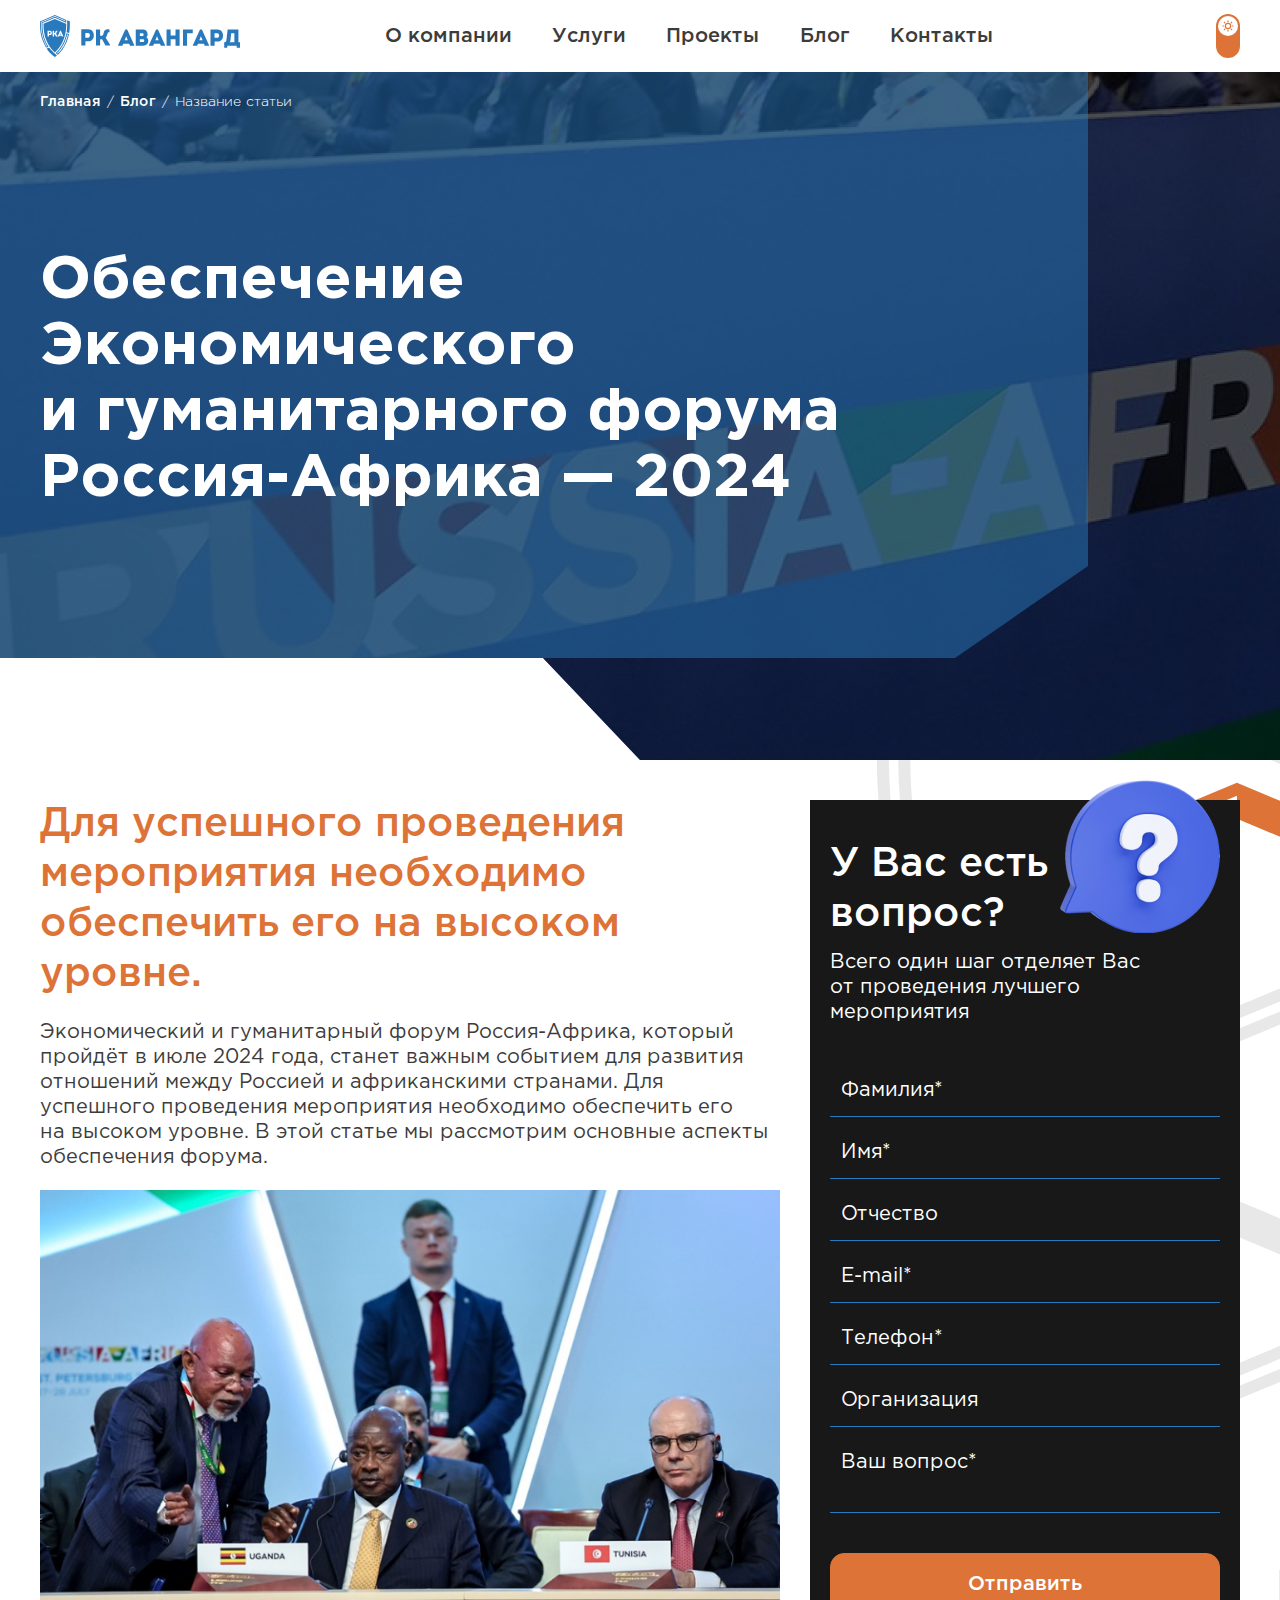
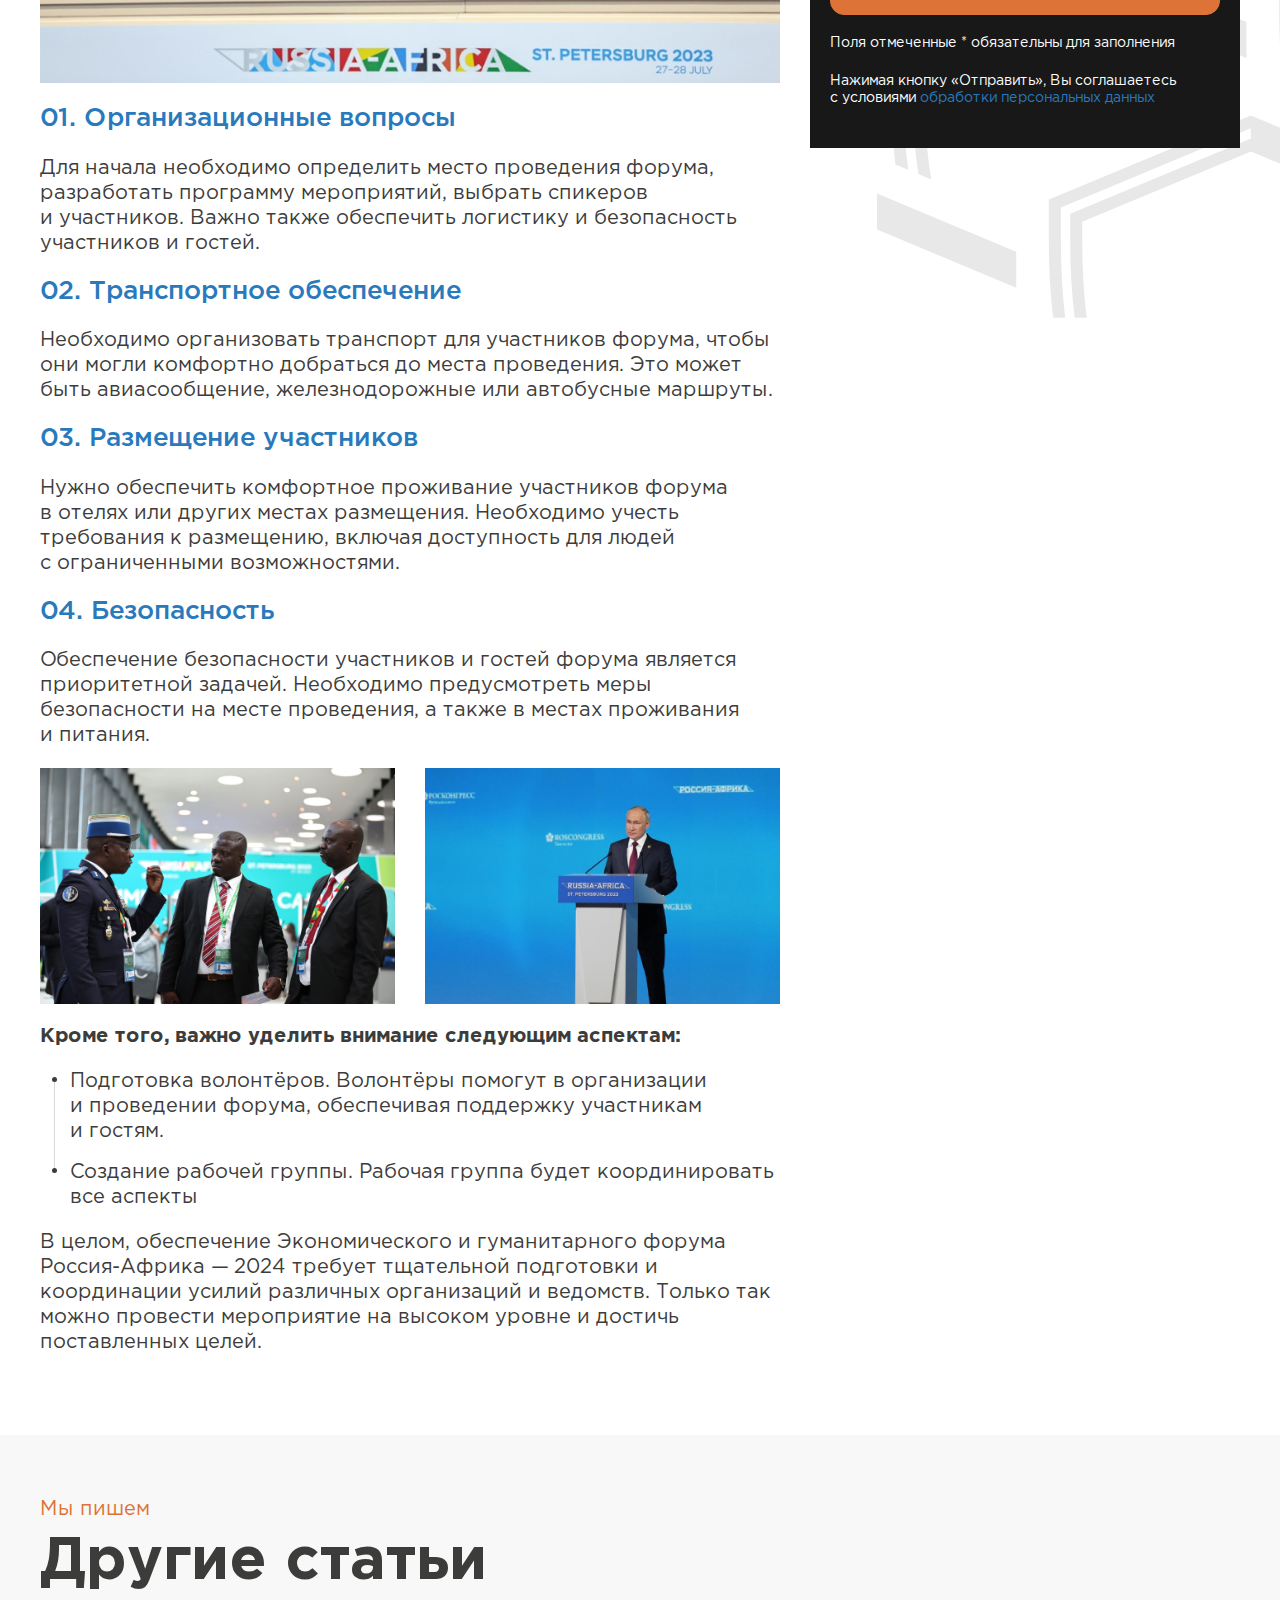
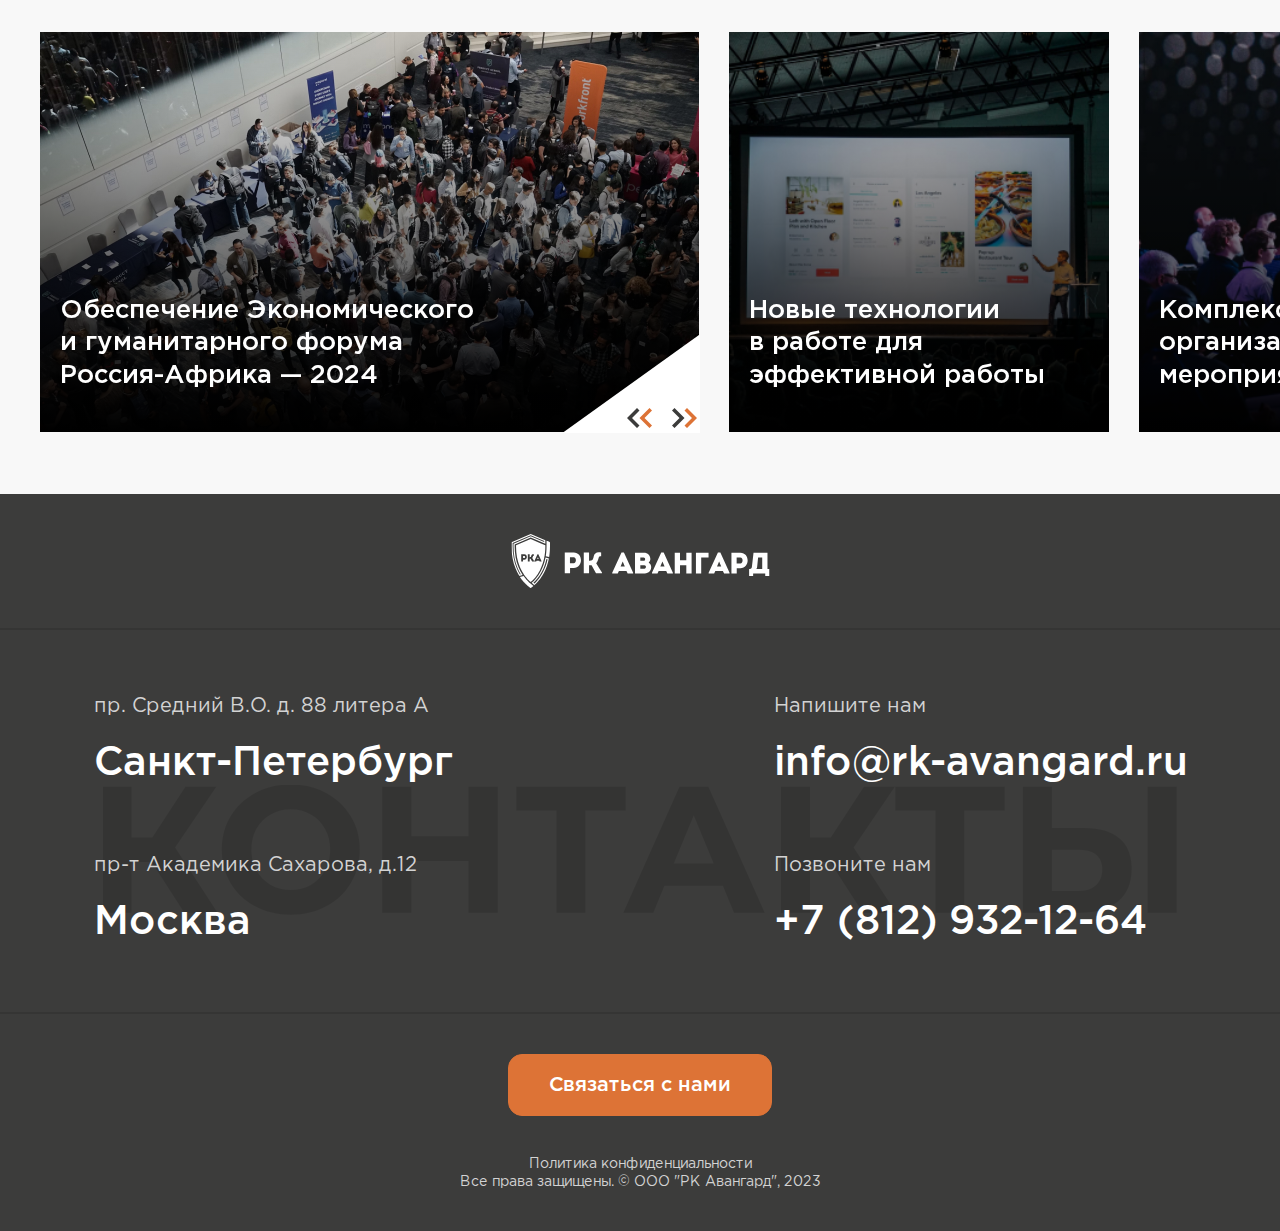
<file: article.html>
<!DOCTYPE html>
<html lang="ru">

<head>
	<meta charset="UTF-8">
	<meta http-equiv="X-UA-Compatible" content="IE=edge">
	<meta name="viewport" content="width=device-width, initial-scale=1.0">
	<title>РК АВАНГАРД - Название статьи</title>
	<meta property="og:title" content="РК АВАНГАРД - Название статьи">
	<meta property="og:description" content="Описание">
	<meta property="og:url" content="/">
	<meta property="og:site_name" content="РК АВАНГАРД - Название статьи">
	<!-- favicon -->
	<link rel="apple-touch-icon" sizes="180x180" href="img/favicon/apple-touch-icon.png">
	<link rel="icon" type="image/png" sizes="32x32" href="img/favicon/favicon-32x32.png">
	<link rel="icon" type="image/png" sizes="16x16" href="img/favicon/favicon-16x16.png">
	<link rel="manifest" href="img/favicon/site.webmanifest">
	<link rel="mask-icon" href="img/favicon/safari-pinned-tab.svg" color="#5bbad5">
	<meta name="msapplication-TileColor" content="#ffffff">
	<meta name="theme-color" content="#ffffff">
	<!-- styles -->
	<link rel="stylesheet" href="css/vendor.min.css">
	<link rel="stylesheet" href="css/app.min.css">
</head>

<body>
	<!-- wrapper -->
	<div class="wrapper" id="wrapper-theme">
		<!-- header -->
		<header class="header header--inner" id="header">
			<div class="container">
				<div class="header__wrapper">
					<a href="index.html" class="header__logotype">
						<img src="img/logotype-white.svg" alt="РК АВАНГАРД" class="default">
						<img src="img/logotype.svg" alt="РК АВАНГАРД" class="blue">
					</a>
					<nav class="nav header__nav">
						<ul class="nav__list">
							<li class="nav__item">
								<a href="#" class="nav__link">О компании</a>
							</li>
							<li class="nav__item">
								<a href="#" class="nav__link">Услуги</a>
							</li>
							<li class="nav__item">
								<a href="#" class="nav__link">Проекты</a>
							</li>
							<li class="nav__item">
								<a href="#" class="nav__link">Блог</a>
							</li>
							<li class="nav__item">
								<a href="#" class="nav__link">Контакты</a>
							</li>
						</ul>
					</nav>
					<label for="switch-theme-desktop" class="theme-switch header__theme">
						<input type="checkbox" id="switch-theme-desktop" class="theme-switch__input">
						<div class="theme-switch__group">
							<span class="theme-switch__icon"></span>
						</div>
					</label>
					<a href="#" class="header__phone" aria-label="Телефон">
						<svg>
							<use xlink:href="img/sprite.svg#icon-phone"></use>
						</svg>
					</a>
					<button class="hamburger" id="hamburger-toggle" aria-label="Меню">
						<span class="hamburger__inner"></span>
						<span class="hamburger__inner"></span>
						<span class="hamburger__inner"></span>
					</button>
				</div>
			</div>
		</header>
		<!-- end of header -->
		<!-- content -->
		<div class="wrapper__content">
			<!-- main -->
			<section class="main" id="main">
				<div class="main__wrap">
					<div class="container">
						<div class="main__wrap-inner">
							<!-- breadcrumbs -->
							<div class="breadcrumb main__breadcrumb" aria-label="Breadcrumb">
								<ol class="breadcrumb__list">
									<li class="breadcrumb__item">
										<a href="index.html" class="breadcrumb__link">Главная</a>
									</li>
									<li class="breadcrumb__item">
										<a href="blog.html" class="breadcrumb__link">Блог</a>
									</li>
									<li class="breadcrumb__item">
										<a href="article.html" class="breadcrumb__link">Название статьи</a>
									</li>
								</ol>
							</div>
							<!-- end of breadcrumbs -->
							<div class="main__body">
								<h1 class="main__title">Обеспечение Экономического и гуманитарного форума Россия-Африка — 2024</h1>
							</div>
						</div>
						<picture class="main__bg">
							<img src="img/main-article-bg.jpg" alt="Image">
						</picture>
					</div>
				</div>
			</section>
			<!-- end of main -->
			<!-- article -->
			<section class="article" id="article">
				<div class="container">
					<div class="article__wrapper">
						<div class="article__left">
							<div class="article__content content">
								<h2>Для успешного проведения мероприятия необходимо обеспечить его на высоком уровне.</h2>
								<p>Экономический и гуманитарный форум Россия-Африка, который пройдёт в июле 2024 года, станет важным событием для развития отношений между Россией и африканскими странами. Для успешного проведения мероприятия необходимо обеспечить его на высоком уровне. В этой статье мы рассмотрим основные аспекты обеспечения форума.</p>
								<picture>
									<img src="img/article-01.jpg" alt="Image">
								</picture>
								<h3>01. Организационные вопросы</h3>
								<p>Для начала необходимо определить место проведения форума, разработать программу мероприятий, выбрать спикеров и участников. Важно также обеспечить логистику и безопасность участников и гостей.</p>
								<h3>02. Транспортное обеспечение</h3>
								<p>Необходимо организовать транспорт для участников форума, чтобы они могли комфортно добраться до места проведения. Это может быть авиасообщение, железнодорожные или автобусные маршруты.</p>
								<h3>03. Размещение участников</h3>
								<p>Нужно обеспечить комфортное проживание участников форума в отелях или других местах размещения. Необходимо учесть требования к размещению, включая доступность для людей с ограниченными возможностями.</p>
								<h3>04. Безопасность</h3>
								<p>Обеспечение безопасности участников и гостей форума является приоритетной задачей. Необходимо предусмотреть меры безопасности на месте проведения, а также в местах проживания и питания.</p>
								<div class="content-images">
									<picture>
										<img src="img/article-02.jpg" alt="Image">
									</picture>
									<picture>
										<img src="img/article-03.jpg" alt="Image">
									</picture>
								</div>
								<p><b>Кроме того, важно уделить внимание следующим аспектам:</b></p>
								<ul class="sub">
									<li>Подготовка волонтёров. Волонтёры помогут в организации и проведении форума, обеспечивая поддержку участникам и гостям.</li>
									<li>Создание рабочей группы. Рабочая группа будет координировать все аспекты</li>
								</ul>
								<p>В целом, обеспечение Экономического и гуманитарного форума Россия-Африка — 2024 требует тщательной подготовки и координации усилий различных организаций и ведомств. Только так можно провести мероприятие на высоком уровне и достичь поставленных целей.</p>
							</div>
						</div>
						<div class="article__right">
							<div class="questions article__questions">
								<div class="questions__wrap">
									<div class="questions__top">
										<h3 class="questions__title">У Вас есть вопрос?</h3>
										<p class="questions__description">Всего один шаг отделяет Вас от проведения лучшего мероприятия</p>
									</div>
									<picture class="questions__img">
										<img src="img/questions-img.png" alt="Image">
									</picture>
									<form action="#" class="questions-form questions__form">
										<div class="input-field questions-form__input">
											<div class="input-field__inner">
												<input type="text" class="input-field__input" placeholder="Фамилия*">
											</div>
										</div>
										<div class="input-field questions-form__input">
											<div class="input-field__inner">
												<input type="text" class="input-field__input" placeholder="Имя*">
											</div>
										</div>
										<div class="input-field questions-form__input">
											<div class="input-field__inner">
												<input type="text" class="input-field__input" placeholder="Отчество">
											</div>
										</div>
										<div class="input-field questions-form__input">
											<div class="input-field__inner">
												<input type="text" class="input-field__input" placeholder="E-mail*">
											</div>
										</div>
										<div class="input-field questions-form__input">
											<div class="input-field__inner">
												<input type="text" class="input-field__input" placeholder="Телефон*" data-inputmask="'mask': '+7 (999) 999-99-99'">
											</div>
										</div>
										<div class="input-field questions-form__input">
											<div class="input-field__inner">
												<input type="text" class="input-field__input" placeholder="Организация">
											</div>
										</div>
										<div class="input-field questions-form__input">
											<div class="input-field__inner">
												<textarea class="input-field__textarea" placeholder="Ваш вопрос*"></textarea>
											</div>
										</div>
										<button class="questions-form__btn btn">Отправить</button>
									</form>
									<div class="questions__bottom">
										<p class="questions__help">Поля отмеченные * обязательны для заполнения</p>
										<p class="questions__help">Нажимая кнопку «Отправить», Вы соглашаетесь с условиями <a href="#">обработки персональных данных</a></p>
									</div>
								</div>
							</div>
						</div>
					</div>
				</div>
			</section>
			<!-- end of article -->
			<!-- articles -->
			<section class="articles" id="articles">
				<div class="container">
					<div class="section-heading">
						<div class="section-heading__block">
							<span class="section-heading__subtitle">Мы пишем</span>
							<h2 class="section-heading__title">Другие статьи</h2>
						</div>
					</div>
					<div class="articles__slider">
						<div class="swiper">
							<div class="swiper-wrapper">
								<div class="swiper-slide">
									<a href="#" class="articles-card articles__slide" style="background-image: url(img/articles-01.jpg);">
										<span class="articles-card__title">Обеспечение Экономического и гуманитарного форума Россия-Африка — 2024</span>
									</a>
								</div>
								<div class="swiper-slide">
									<a href="#" class="articles-card articles__slide" style="background-image: url(img/articles-02.jpg);">
										<span class="articles-card__title">Новые технологии в работе для эффективной работы</span>
									</a>
								</div>
								<div class="swiper-slide">
									<a href="#" class="articles-card articles__slide" style="background-image: url(img/articles-03.jpg);">
										<span class="articles-card__title">Комплексная организация мероприятия</span>
									</a>
								</div>
								<div class="swiper-slide">
									<a href="#" class="articles-card articles__slide" style="background-image: url(img/articles-01.jpg);">
										<span class="articles-card__title">Обеспечение Экономического и гуманитарного форума Россия-Африка — 2024</span>
									</a>
								</div>
								<div class="swiper-slide">
									<a href="#" class="articles-card articles__slide" style="background-image: url(img/articles-02.jpg);">
										<span class="articles-card__title">Новые технологии в работе для эффективной работы</span>
									</a>
								</div>
								<div class="swiper-slide">
									<a href="#" class="articles-card articles__slide" style="background-image: url(img/articles-03.jpg);">
										<span class="articles-card__title">Комплексная организация мероприятия</span>
									</a>
								</div>
							</div>
						</div>
						<div class="swiper-controls">
							<button class="swiper-button-prev" aria-label="Назад">
								<svg class="swiper-button-icon">
									<use xlink:href="img/sprite.svg#icon-arrow-prev"></use>
								</svg>
							</button>
							<button class="swiper-button-next" aria-label="Далее">
								<svg class="swiper-button-icon">
									<use xlink:href="img/sprite.svg#icon-arrow-next"></use>
								</svg>
							</button>
						</div>
					</div>
				</div>
			</section>
			<!-- end of articles -->
		</div>
		<!-- end of content -->
		<!-- footer -->
		<footer class="footer" id="footer">
			<div class="footer__top">
				<div class="container">
					<a href="index.html" class="footer__logotype">
						<img src="img/logotype-white.svg" width="259" height="54" alt="РК АВАНГАРД">
					</a>
				</div>
			</div>
			<div class="footer__main">
				<div class="container">
					<div class="footer__wrapper">
						<div class="footer__item">
							<span class="footer__label">пр. Средний В.О. д. 88 литера А</span>
							<span class="footer__value">Санкт-Петербург</span>
						</div>
						<div class="footer__item">
							<span class="footer__label">Напишите нам</span>
							<a href="mailto:info@rk-avangard.ru" class="footer__value">info@rk-avangard.ru</a>
						</div>
						<div class="footer__item">
							<span class="footer__label">пр-т Академика Сахарова, д.12</span>
							<span class="footer__value">Москва</span>
						</div>
						<div class="footer__item">
							<span class="footer__label">Позвоните нам</span>
							<a href="tel:+78129321264" class="footer__value">+7 (812) 932-12-64</a>
						</div>
					</div>
				</div>
			</div>
			<div class="footer__bottom">
				<div class="container">
					<a href="#" class="footer__btn btn">Связаться с нами</a>
					<p class="footer__copyright">
						<a href="#">Политика конфиденциальности</a>
						<br>
						Все права защищены. © ООО "РК Авангард", 2023
					</p>
				</div>
			</div>
		</footer>
		<!-- end of footer -->
	</div>
	<!-- end of wrapper -->
	<!-- menu -->
	<div class="menu" id="menu">
		<div class="menu__wrap">
			<div class="menu__main">
				<nav class="nav menu__nav">
					<ul class="nav__list">
						<li class="nav__item">
							<a href="#" class="nav__link">О компании</a>
						</li>
						<li class="nav__item">
							<a href="#" class="nav__link">Услуги</a>
						</li>
						<li class="nav__item">
							<a href="#" class="nav__link">Проекты</a>
						</li>
						<li class="nav__item">
							<a href="#" class="nav__link">Блог</a>
						</li>
						<li class="nav__item">
							<a href="#" class="nav__link">Контакты</a>
						</li>
					</ul>
				</nav>
				<a href="#" class="menu__btn btn">Связаться с нами</a>
			</div>
			<div class="menu__bottom">
				<label for="switch-theme-mobile" class="theme-switch menu__theme">
					<input type="checkbox" id="switch-theme-mobile" class="theme-switch__input">
					<div class="theme-switch__group">
						<span class="theme-switch__icon"></span>
					</div>
				</label>
			</div>
		</div>
	</div>
	<!-- end of menu -->
	<!-- scripts -->
	<script src="js/vendor.min.js"></script>
	<script src="js/app.min.js"></script>
</body>

</html>
</file>
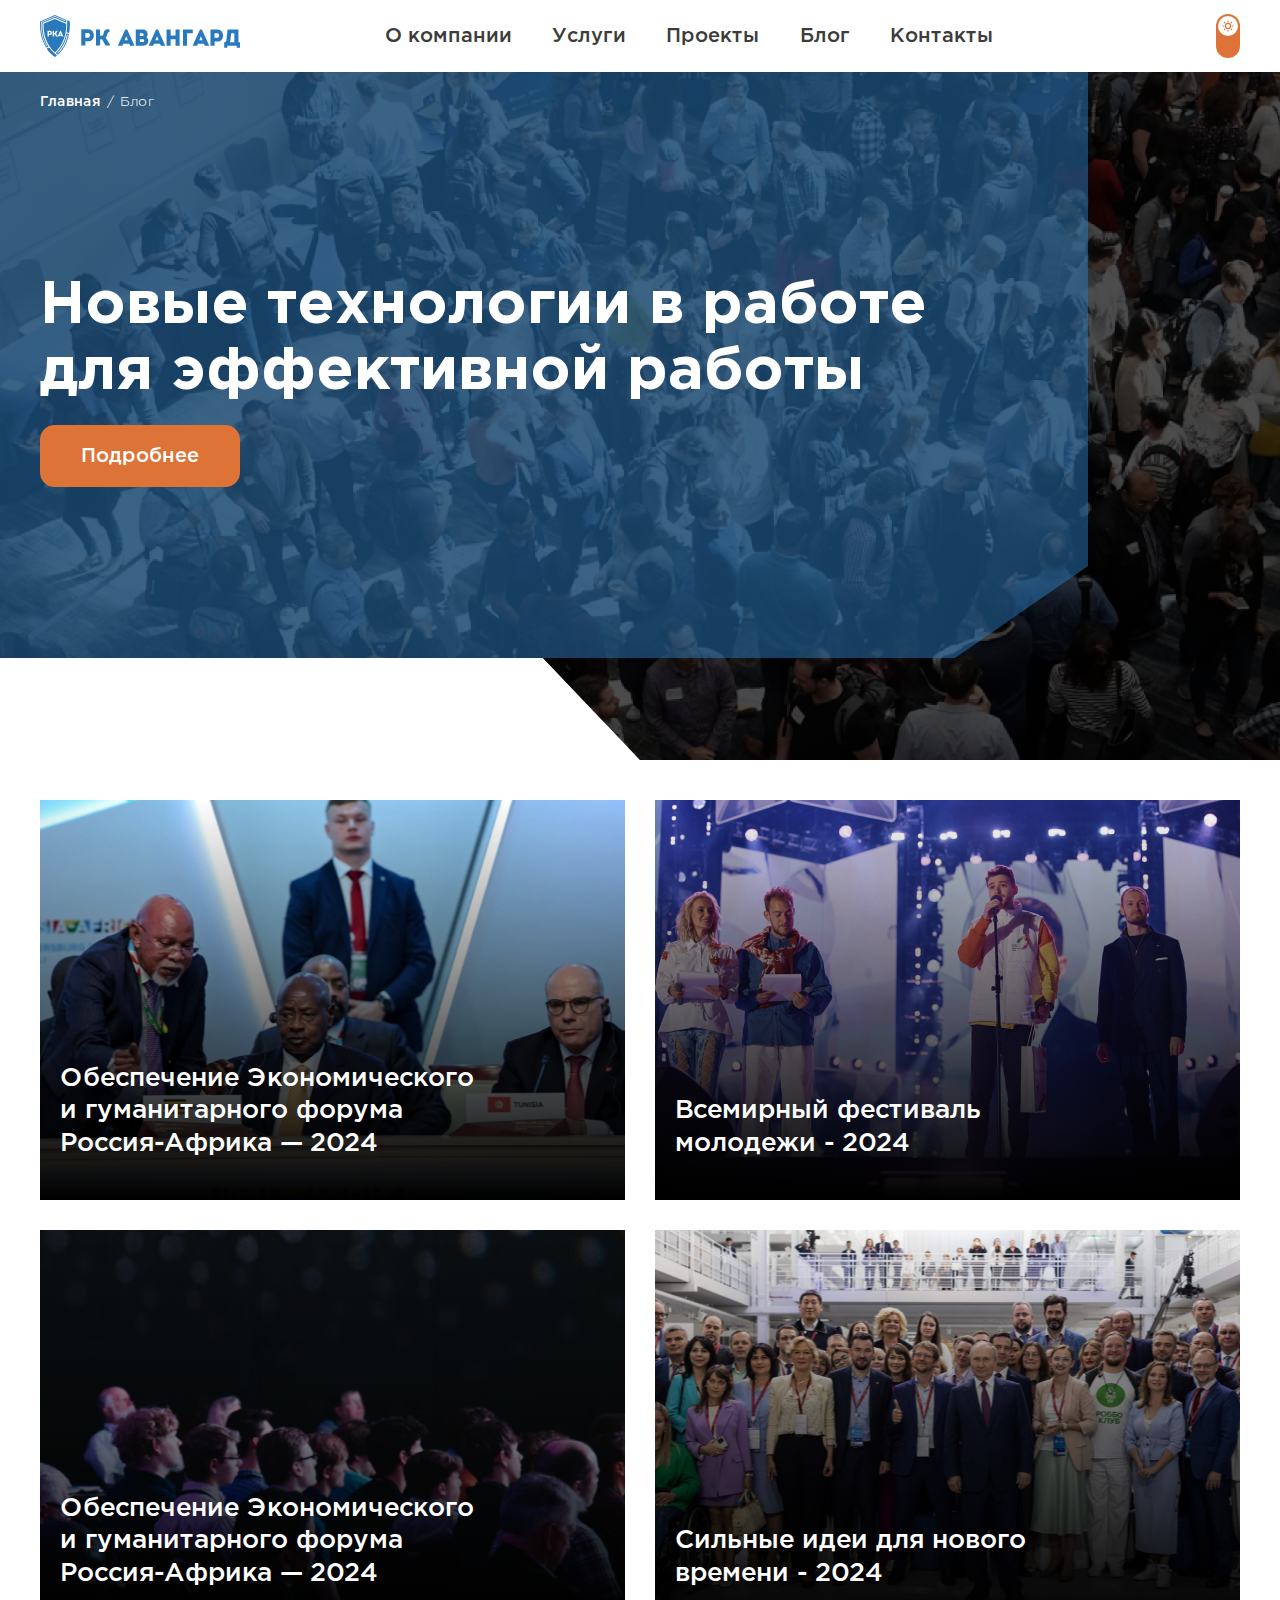
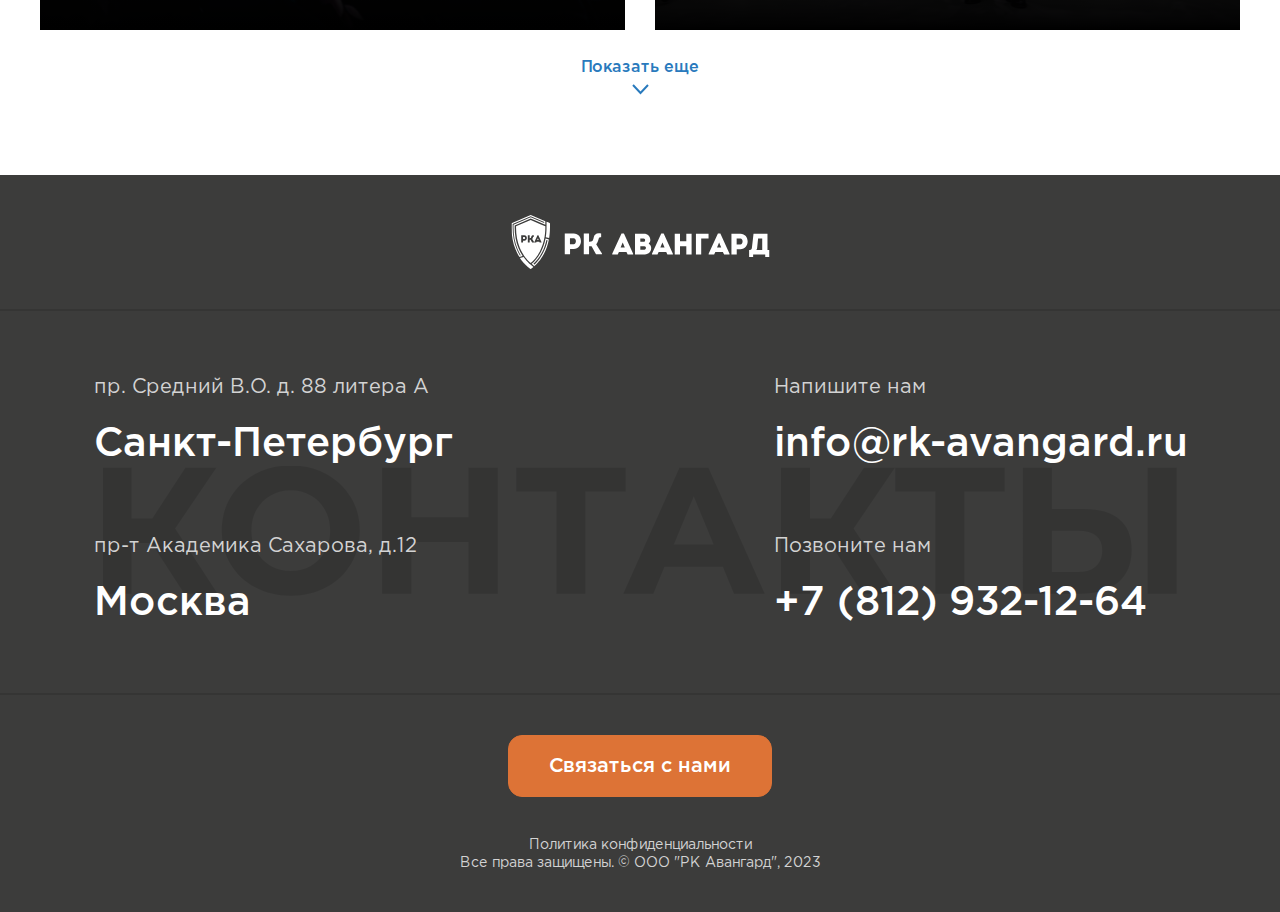
<file: blog.html>
<!DOCTYPE html>
<html lang="ru">

<head>
	<meta charset="UTF-8">
	<meta http-equiv="X-UA-Compatible" content="IE=edge">
	<meta name="viewport" content="width=device-width, initial-scale=1.0">
	<title>РК АВАНГАРД - Блог</title>
	<meta property="og:title" content="РК АВАНГАРД - Блог">
	<meta property="og:description" content="Описание">
	<meta property="og:url" content="/">
	<meta property="og:site_name" content="РК АВАНГАРД - Блог">
	<!-- favicon -->
	<link rel="apple-touch-icon" sizes="180x180" href="img/favicon/apple-touch-icon.png">
	<link rel="icon" type="image/png" sizes="32x32" href="img/favicon/favicon-32x32.png">
	<link rel="icon" type="image/png" sizes="16x16" href="img/favicon/favicon-16x16.png">
	<link rel="manifest" href="img/favicon/site.webmanifest">
	<link rel="mask-icon" href="img/favicon/safari-pinned-tab.svg" color="#5bbad5">
	<meta name="msapplication-TileColor" content="#ffffff">
	<meta name="theme-color" content="#ffffff">
	<!-- styles -->
	<link rel="stylesheet" href="css/vendor.min.css">
	<link rel="stylesheet" href="css/app.min.css">
</head>

<body>
	<!-- wrapper -->
	<div class="wrapper" id="wrapper-theme">
		<!-- header -->
		<header class="header header--inner" id="header">
			<div class="container">
				<div class="header__wrapper">
					<a href="index.html" class="header__logotype">
						<img src="img/logotype-white.svg" alt="РК АВАНГАРД" class="default">
						<img src="img/logotype.svg" alt="РК АВАНГАРД" class="blue">
					</a>
					<nav class="nav header__nav">
						<ul class="nav__list">
							<li class="nav__item">
								<a href="#" class="nav__link">О компании</a>
							</li>
							<li class="nav__item">
								<a href="#" class="nav__link">Услуги</a>
							</li>
							<li class="nav__item">
								<a href="#" class="nav__link">Проекты</a>
							</li>
							<li class="nav__item">
								<a href="#" class="nav__link">Блог</a>
							</li>
							<li class="nav__item">
								<a href="#" class="nav__link">Контакты</a>
							</li>
						</ul>
					</nav>
					<label for="switch-theme-desktop" class="theme-switch header__theme">
						<input type="checkbox" id="switch-theme-desktop" class="theme-switch__input">
						<div class="theme-switch__group">
							<span class="theme-switch__icon"></span>
						</div>
					</label>
					<a href="#" class="header__phone" aria-label="Телефон">
						<svg>
							<use xlink:href="img/sprite.svg#icon-phone"></use>
						</svg>
					</a>
					<button class="hamburger" id="hamburger-toggle" aria-label="Меню">
						<span class="hamburger__inner"></span>
						<span class="hamburger__inner"></span>
						<span class="hamburger__inner"></span>
					</button>
				</div>
			</div>
		</header>
		<!-- end of header -->
		<!-- content -->
		<div class="wrapper__content">
			<!-- main -->
			<section class="main" id="main">
				<div class="main__wrap">
					<div class="container">
						<div class="main__wrap-inner">
							<!-- breadcrumbs -->
							<div class="breadcrumb main__breadcrumb" aria-label="Breadcrumb">
								<ol class="breadcrumb__list">
									<li class="breadcrumb__item">
										<a href="index.html" class="breadcrumb__link">Главная</a>
									</li>
									<li class="breadcrumb__item">
										<a href="blog.html" class="breadcrumb__link">Блог</a>
									</li>
								</ol>
							</div>
							<!-- end of breadcrumbs -->
							<div class="main__body">
								<h1 class="main__title">Новые технологии в работе для эффективной работы</h1>
								<a href="#" class="main__btn btn">Подробнее</a>
							</div>
						</div>
						<picture class="main__bg">
							<img src="img/main-blog-bg.jpg" alt="Image">
						</picture>
					</div>
				</div>
			</section>
			<!-- end of main -->
			<!-- blog -->
			<section class="blog" id="blog">
				<div class="container">
					<div class="blog__wrapper">
						<a href="#" class="blog-card blog__item" style="background-image: url(img/blog-01.jpg);">
							<span class="blog-card__title">Обеспечение Экономического и гуманитарного форума Россия-Африка — 2024</span>
						</a>
						<a href="#" class="blog-card blog__item" style="background-image: url(img/blog-02.jpg);">
							<span class="blog-card__title">Всемирный фестиваль молодежи - 2024</span>
						</a>
						<a href="#" class="blog-card blog__item" style="background-image: url(img/blog-03.jpg);">
							<span class="blog-card__title">Обеспечение Экономического и гуманитарного форума Россия-Африка — 2024</span>
						</a>
						<a href="#" class="blog-card blog__item" style="background-image: url(img/blog-04.jpg);">
							<span class="blog-card__title">Сильные идеи для нового времени - 2024</span>
						</a>
					</div>
					<a href="#" class="blog__more">
						<span>Показать еще</span>
						<svg>
							<use xlink:href="img/sprite.svg#icon-arrow-down"></use>
						</svg>
					</a>
				</div>
			</section>
			<!-- end of blog -->
		</div>
		<!-- end of content -->
		<!-- footer -->
		<footer class="footer" id="footer">
			<div class="footer__top">
				<div class="container">
					<a href="index.html" class="footer__logotype">
						<img src="img/logotype-white.svg" width="259" height="54" alt="РК АВАНГАРД">
					</a>
				</div>
			</div>
			<div class="footer__main">
				<div class="container">
					<div class="footer__wrapper">
						<div class="footer__item">
							<span class="footer__label">пр. Средний В.О. д. 88 литера А</span>
							<span class="footer__value">Санкт-Петербург</span>
						</div>
						<div class="footer__item">
							<span class="footer__label">Напишите нам</span>
							<a href="mailto:info@rk-avangard.ru" class="footer__value">info@rk-avangard.ru</a>
						</div>
						<div class="footer__item">
							<span class="footer__label">пр-т Академика Сахарова, д.12</span>
							<span class="footer__value">Москва</span>
						</div>
						<div class="footer__item">
							<span class="footer__label">Позвоните нам</span>
							<a href="tel:+78129321264" class="footer__value">+7 (812) 932-12-64</a>
						</div>
					</div>
				</div>
			</div>
			<div class="footer__bottom">
				<div class="container">
					<a href="#" class="footer__btn btn">Связаться с нами</a>
					<p class="footer__copyright">
						<a href="#">Политика конфиденциальности</a>
						<br>
						Все права защищены. © ООО "РК Авангард", 2023
					</p>
				</div>
			</div>
		</footer>
		<!-- end of footer -->
	</div>
	<!-- end of wrapper -->
	<!-- menu -->
	<div class="menu" id="menu">
		<div class="menu__wrap">
			<div class="menu__main">
				<nav class="nav menu__nav">
					<ul class="nav__list">
						<li class="nav__item">
							<a href="#" class="nav__link">О компании</a>
						</li>
						<li class="nav__item">
							<a href="#" class="nav__link">Услуги</a>
						</li>
						<li class="nav__item">
							<a href="#" class="nav__link">Проекты</a>
						</li>
						<li class="nav__item">
							<a href="#" class="nav__link">Блог</a>
						</li>
						<li class="nav__item">
							<a href="#" class="nav__link">Контакты</a>
						</li>
					</ul>
				</nav>
				<a href="#" class="menu__btn btn">Связаться с нами</a>
			</div>
			<div class="menu__bottom">
				<label for="switch-theme-mobile" class="theme-switch menu__theme">
					<input type="checkbox" id="switch-theme-mobile" class="theme-switch__input">
					<div class="theme-switch__group">
						<span class="theme-switch__icon"></span>
					</div>
				</label>
			</div>
		</div>
	</div>
	<!-- end of menu -->
	<!-- scripts -->
	<script src="js/vendor.min.js"></script>
	<script src="js/app.min.js"></script>
</body>

</html>
</file>
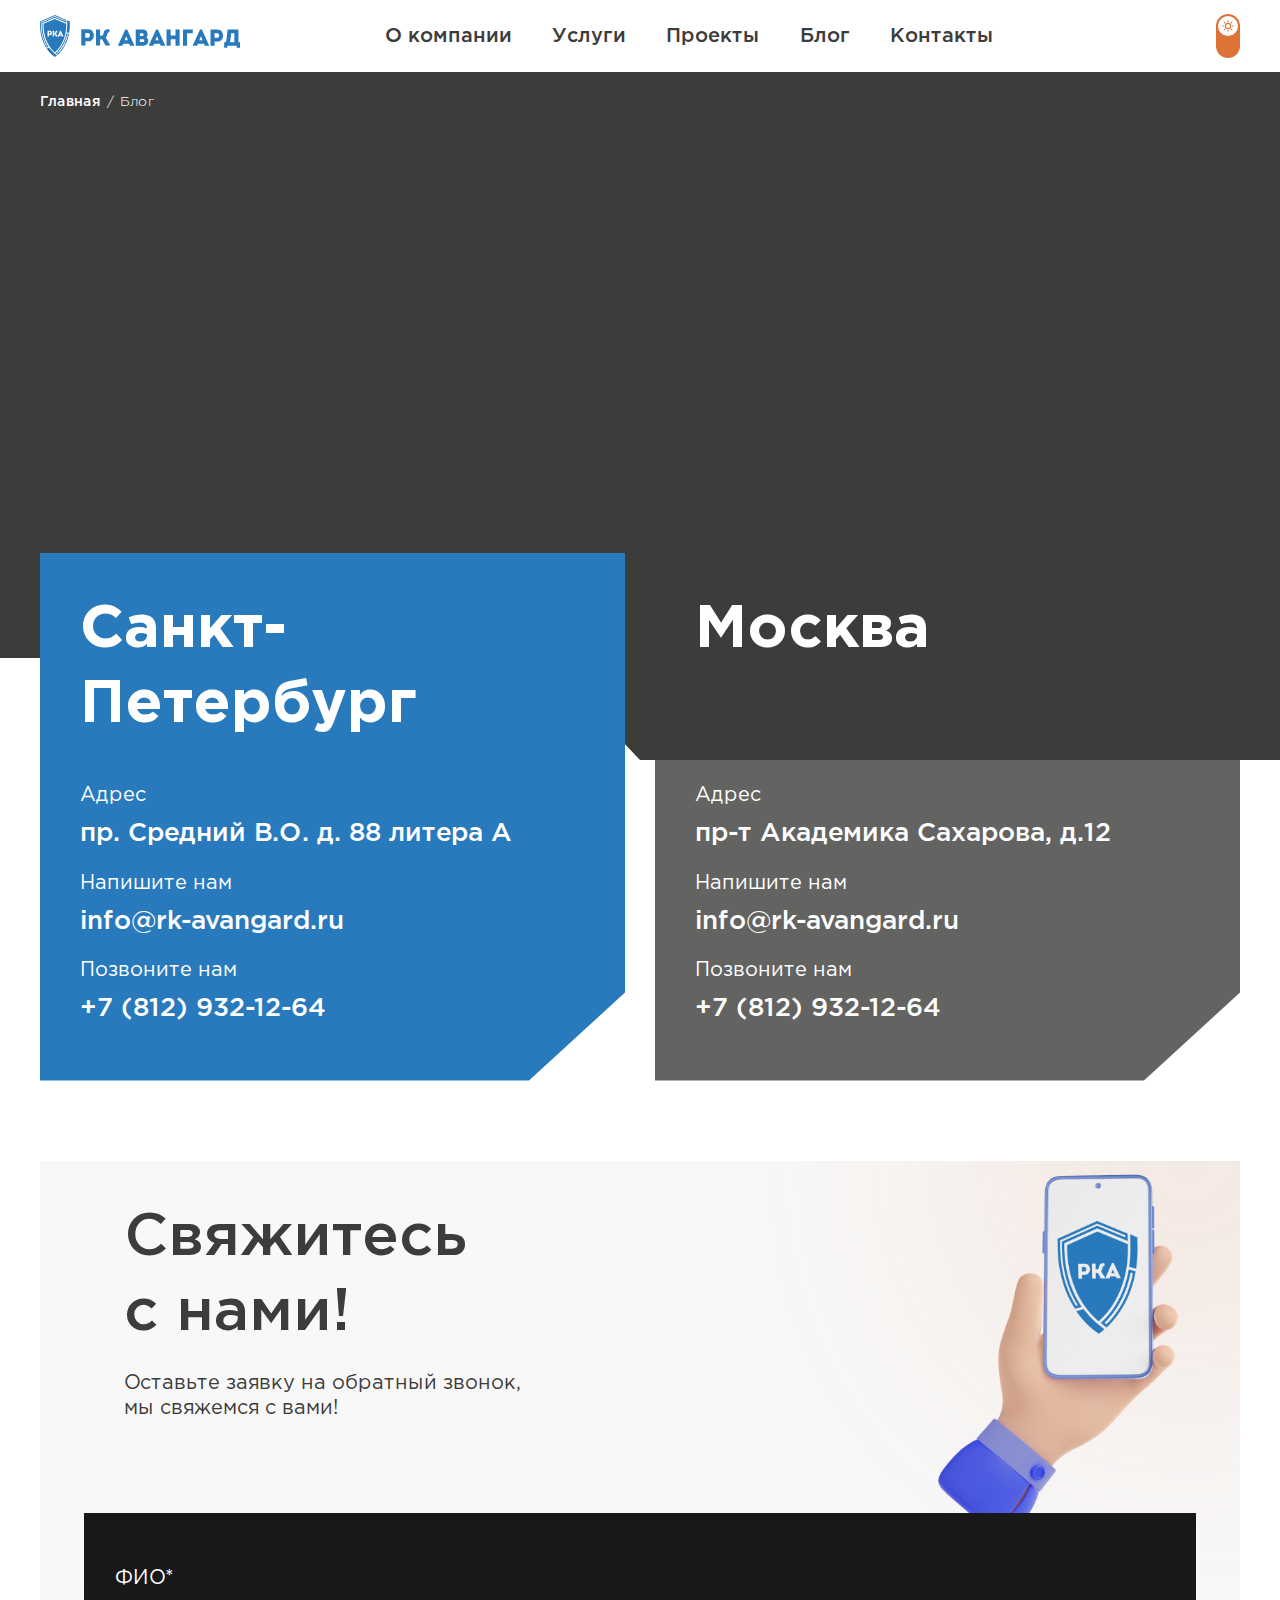
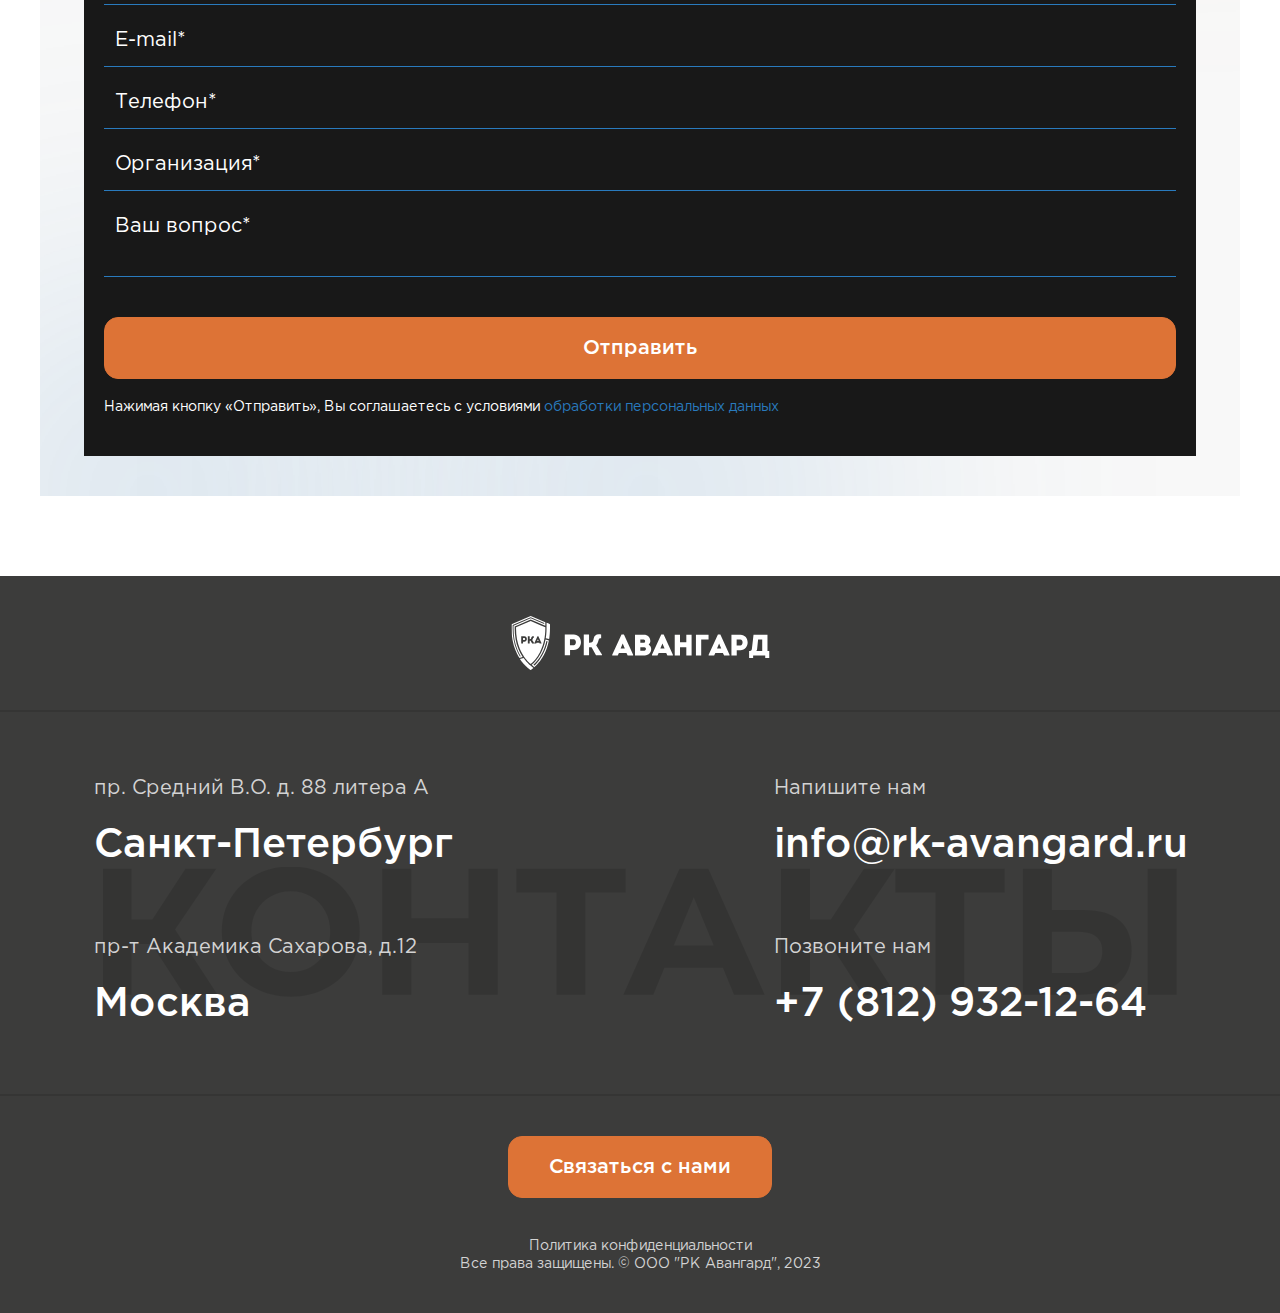
<file: contacts.html>
<!DOCTYPE html>
<html lang="ru">

<head>
	<meta charset="UTF-8">
	<meta http-equiv="X-UA-Compatible" content="IE=edge">
	<meta name="viewport" content="width=device-width, initial-scale=1.0">
	<title>РК АВАНГАРД - Контакты</title>
	<meta property="og:title" content="РК АВАНГАРД - Контакты">
	<meta property="og:description" content="Описание">
	<meta property="og:url" content="/">
	<meta property="og:site_name" content="РК АВАНГАРД - Контакты">
	<!-- favicon -->
	<link rel="apple-touch-icon" sizes="180x180" href="img/favicon/apple-touch-icon.png">
	<link rel="icon" type="image/png" sizes="32x32" href="img/favicon/favicon-32x32.png">
	<link rel="icon" type="image/png" sizes="16x16" href="img/favicon/favicon-16x16.png">
	<link rel="manifest" href="img/favicon/site.webmanifest">
	<link rel="mask-icon" href="img/favicon/safari-pinned-tab.svg" color="#5bbad5">
	<meta name="msapplication-TileColor" content="#ffffff">
	<meta name="theme-color" content="#ffffff">
	<!-- styles -->
	<link rel="stylesheet" href="css/vendor.min.css">
	<link rel="stylesheet" href="css/app.min.css">
</head>

<body>
	<!-- wrapper -->
	<div class="wrapper" id="wrapper-theme">
		<!-- header -->
		<header class="header header--inner" id="header">
			<div class="container">
				<div class="header__wrapper">
					<a href="index.html" class="header__logotype">
						<img src="img/logotype-white.svg" alt="РК АВАНГАРД" class="default">
						<img src="img/logotype.svg" alt="РК АВАНГАРД" class="blue">
					</a>
					<nav class="nav header__nav">
						<ul class="nav__list">
							<li class="nav__item">
								<a href="#" class="nav__link">О компании</a>
							</li>
							<li class="nav__item">
								<a href="#" class="nav__link">Услуги</a>
							</li>
							<li class="nav__item">
								<a href="#" class="nav__link">Проекты</a>
							</li>
							<li class="nav__item">
								<a href="#" class="nav__link">Блог</a>
							</li>
							<li class="nav__item">
								<a href="#" class="nav__link">Контакты</a>
							</li>
						</ul>
					</nav>
					<label for="switch-theme-desktop" class="theme-switch header__theme">
						<input type="checkbox" id="switch-theme-desktop" class="theme-switch__input">
						<div class="theme-switch__group">
							<span class="theme-switch__icon"></span>
						</div>
					</label>
					<a href="#" class="header__phone" aria-label="Телефон">
						<svg>
							<use xlink:href="img/sprite.svg#icon-phone"></use>
						</svg>
					</a>
					<button class="hamburger" id="hamburger-toggle" aria-label="Меню">
						<span class="hamburger__inner"></span>
						<span class="hamburger__inner"></span>
						<span class="hamburger__inner"></span>
					</button>
				</div>
			</div>
		</header>
		<!-- end of header -->
		<!-- content -->
		<div class="wrapper__content">
			<!-- contacts -->
			<section class="contacts" id="main">
				<div class="contacts__wrap">
					<div class="container">
						<div class="contacts__wrap-inner">
							<!-- breadcrumbs -->
							<div class="breadcrumb contacts__breadcrumb" aria-label="Breadcrumb">
								<ol class="breadcrumb__list">
									<li class="breadcrumb__item">
										<a href="index.html" class="breadcrumb__link">Главная</a>
									</li>
									<li class="breadcrumb__item">
										<a href="blog.html" class="breadcrumb__link">Блог</a>
									</li>
								</ol>
							</div>
							<!-- end of breadcrumbs -->
						</div>
					</div>
					<div class="contacts__map" id="contacts-map"></div>
				</div>
				<div class="contacts__main">
					<div class="container">
						<div class="contacts__wrapper">
							<div class="contacts__item is--active" data-coordinates="59.9342802,30.3350986">
								<h3 class="contacts__title">Санкт-Петербург</h3>
								<div class="contacts__info">
									<div class="contacts__info-item">
										<span class="contacts__label">Адрес</span>
										<span class="contacts__value">пр. Средний В.О. д. 88 литера А</span>
									</div>
									<div class="contacts__info-item">
										<span class="contacts__label">Напишите нам</span>
										<a href="mailto:info@rk-avangard.ru" class="contacts__value">info@rk-avangard.ru</a>
									</div>
									<div class="contacts__info-item">
										<span class="contacts__label">Позвоните нам</span>
										<a href="tel:+78129321264" class="contacts__value">+7 (812) 932-12-64</a>
									</div>
								</div>
							</div>
							<div class="contacts__item" data-coordinates="55.751244,37.618423">
								<h3 class="contacts__title">Москва</h3>
								<div class="contacts__info">
									<div class="contacts__info-item">
										<span class="contacts__label">Адрес</span>
										<span class="contacts__value">пр-т Академика Сахарова, д.12</span>
									</div>
									<div class="contacts__info-item">
										<span class="contacts__label">Напишите нам</span>
										<a href="mailto:info@rk-avangard.ru" class="contacts__value">info@rk-avangard.ru</a>
									</div>
									<div class="contacts__info-item">
										<span class="contacts__label">Позвоните нам</span>
										<a href="tel:+78129321264" class="contacts__value">+7 (812) 932-12-64</a>
									</div>
								</div>
							</div>
						</div>
					</div>
				</div>
			</section>
			<!-- end of contacts -->
			<!-- feedback -->
			<section class="feedback" id="feedback">
				<div class="container">
					<div class="feedback__wrap">
						<div class="feedback__wrapper">
							<div class="feedback__body">
								<h3 class="feedback__title">Свяжитесь с нами!</h3>
								<p class="feedback__description">Оставьте заявку на обратный звонок, мы свяжемся с вами!</p>
							</div>
						</div>
						<picture class="feedback__img">
							<img src="img/feedback-img.png" width="351" height="542" alt="Image">
						</picture>
						<div class="questions feedback__questions">
							<div class="questions__wrap">
								<form action="#" class="questions-form questions__form">
									<div class="input-field questions-form__input">
										<div class="input-field__inner">
											<input type="text" class="input-field__input" placeholder="ФИО*">
										</div>
									</div>
									<div class="input-field questions-form__input">
										<div class="input-field__inner">
											<input type="text" class="input-field__input" placeholder="E-mail*">
										</div>
									</div>
									<div class="input-field questions-form__input">
										<div class="input-field__inner">
											<input type="text" class="input-field__input" placeholder="Телефон*" data-inputmask="'mask': '+7 (999) 999-99-99'">
										</div>
									</div>
									<div class="input-field questions-form__input">
										<div class="input-field__inner">
											<input type="text" class="input-field__input" placeholder="Организация*">
										</div>
									</div>
									<div class="input-field questions-form__input">
										<div class="input-field__inner">
											<textarea class="input-field__textarea" placeholder="Ваш вопрос*"></textarea>
										</div>
									</div>
									<button class="questions-form__btn btn">Отправить</button>
								</form>
								<div class="questions__bottom">
									<p class="questions__help">Нажимая кнопку «Отправить», Вы соглашаетесь с условиями <a href="#">обработки персональных данных</a></p>
								</div>
							</div>
						</div>
					</div>
				</div>
			</section>
			<!-- end of feedback -->
		</div>
		<!-- end of content -->
		<!-- footer -->
		<footer class="footer" id="footer">
			<div class="footer__top">
				<div class="container">
					<a href="index.html" class="footer__logotype">
						<img src="img/logotype-white.svg" width="259" height="54" alt="РК АВАНГАРД">
					</a>
				</div>
			</div>
			<div class="footer__main">
				<div class="container">
					<div class="footer__wrapper">
						<div class="footer__item">
							<span class="footer__label">пр. Средний В.О. д. 88 литера А</span>
							<span class="footer__value">Санкт-Петербург</span>
						</div>
						<div class="footer__item">
							<span class="footer__label">Напишите нам</span>
							<a href="mailto:info@rk-avangard.ru" class="footer__value">info@rk-avangard.ru</a>
						</div>
						<div class="footer__item">
							<span class="footer__label">пр-т Академика Сахарова, д.12</span>
							<span class="footer__value">Москва</span>
						</div>
						<div class="footer__item">
							<span class="footer__label">Позвоните нам</span>
							<a href="tel:+78129321264" class="footer__value">+7 (812) 932-12-64</a>
						</div>
					</div>
				</div>
			</div>
			<div class="footer__bottom">
				<div class="container">
					<a href="#" class="footer__btn btn">Связаться с нами</a>
					<p class="footer__copyright">
						<a href="#">Политика конфиденциальности</a>
						<br>
						Все права защищены. © ООО "РК Авангард", 2023
					</p>
				</div>
			</div>
		</footer>
		<!-- end of footer -->
	</div>
	<!-- end of wrapper -->
	<!-- menu -->
	<div class="menu" id="menu">
		<div class="menu__wrap">
			<div class="menu__main">
				<nav class="nav menu__nav">
					<ul class="nav__list">
						<li class="nav__item">
							<a href="#" class="nav__link">О компании</a>
						</li>
						<li class="nav__item">
							<a href="#" class="nav__link">Услуги</a>
						</li>
						<li class="nav__item">
							<a href="#" class="nav__link">Проекты</a>
						</li>
						<li class="nav__item">
							<a href="#" class="nav__link">Блог</a>
						</li>
						<li class="nav__item">
							<a href="#" class="nav__link">Контакты</a>
						</li>
					</ul>
				</nav>
				<a href="#" class="menu__btn btn">Связаться с нами</a>
			</div>
			<div class="menu__bottom">
				<label for="switch-theme-mobile" class="theme-switch menu__theme">
					<input type="checkbox" id="switch-theme-mobile" class="theme-switch__input">
					<div class="theme-switch__group">
						<span class="theme-switch__icon"></span>
					</div>
				</label>
			</div>
		</div>
	</div>
	<!-- end of menu -->
	<!-- scripts -->
	<script src="js/vendor.min.js"></script>
	<script src="js/app.min.js"></script>
	<script src="https://api-maps.yandex.ru/2.1/?apikey=ecf2ef42-2736-4b27-bd43-e7fcd5ecf681&lang=ru_RU" type="text/javascript"></script>
	<script>
		ymaps.ready(init);

		function init() {
			var myMap = new ymaps.Map('contacts-map', {
				center: [59.9342802, 30.3350986],
				zoom: 14,
				controls: [],
			}, {
				suppressMapOpenBlock: true,
			});

			myMap.behaviors.disable('scrollZoom');

			var myPlacemark = new ymaps.Placemark(myMap.getCenter(), {}, {
				iconLayout: 'default#image',
				iconImageHref: 'img/icon-pin.svg',
				iconImageSize: [58, 80],
				iconImageOffset: [-29, -80]
			});

			myMap.geoObjects.add(myPlacemark);

			function updatePlacemark(coordinates) {
				myPlacemark.geometry.setCoordinates(coordinates);
				myMap.setCenter(coordinates);
			}

			updatePlacemark([59.9342802, 30.3350986]);

			var contactsItems = document.querySelectorAll('.contacts__item');

			if (contactsItems) {
				contactsItems.forEach(function(item) {
					item.addEventListener('click', function() {
						document.querySelectorAll('.contacts__item').forEach(function(el) {
							el.classList.remove('is--active');
						});

						this.classList.add('is--active');

						var coordinates = this.getAttribute('data-coordinates').split(',');

						updatePlacemark([parseFloat(coordinates[0]), parseFloat(coordinates[1])]);
					});
				});
			}
		}
	</script>
</body>

</html>
</file>
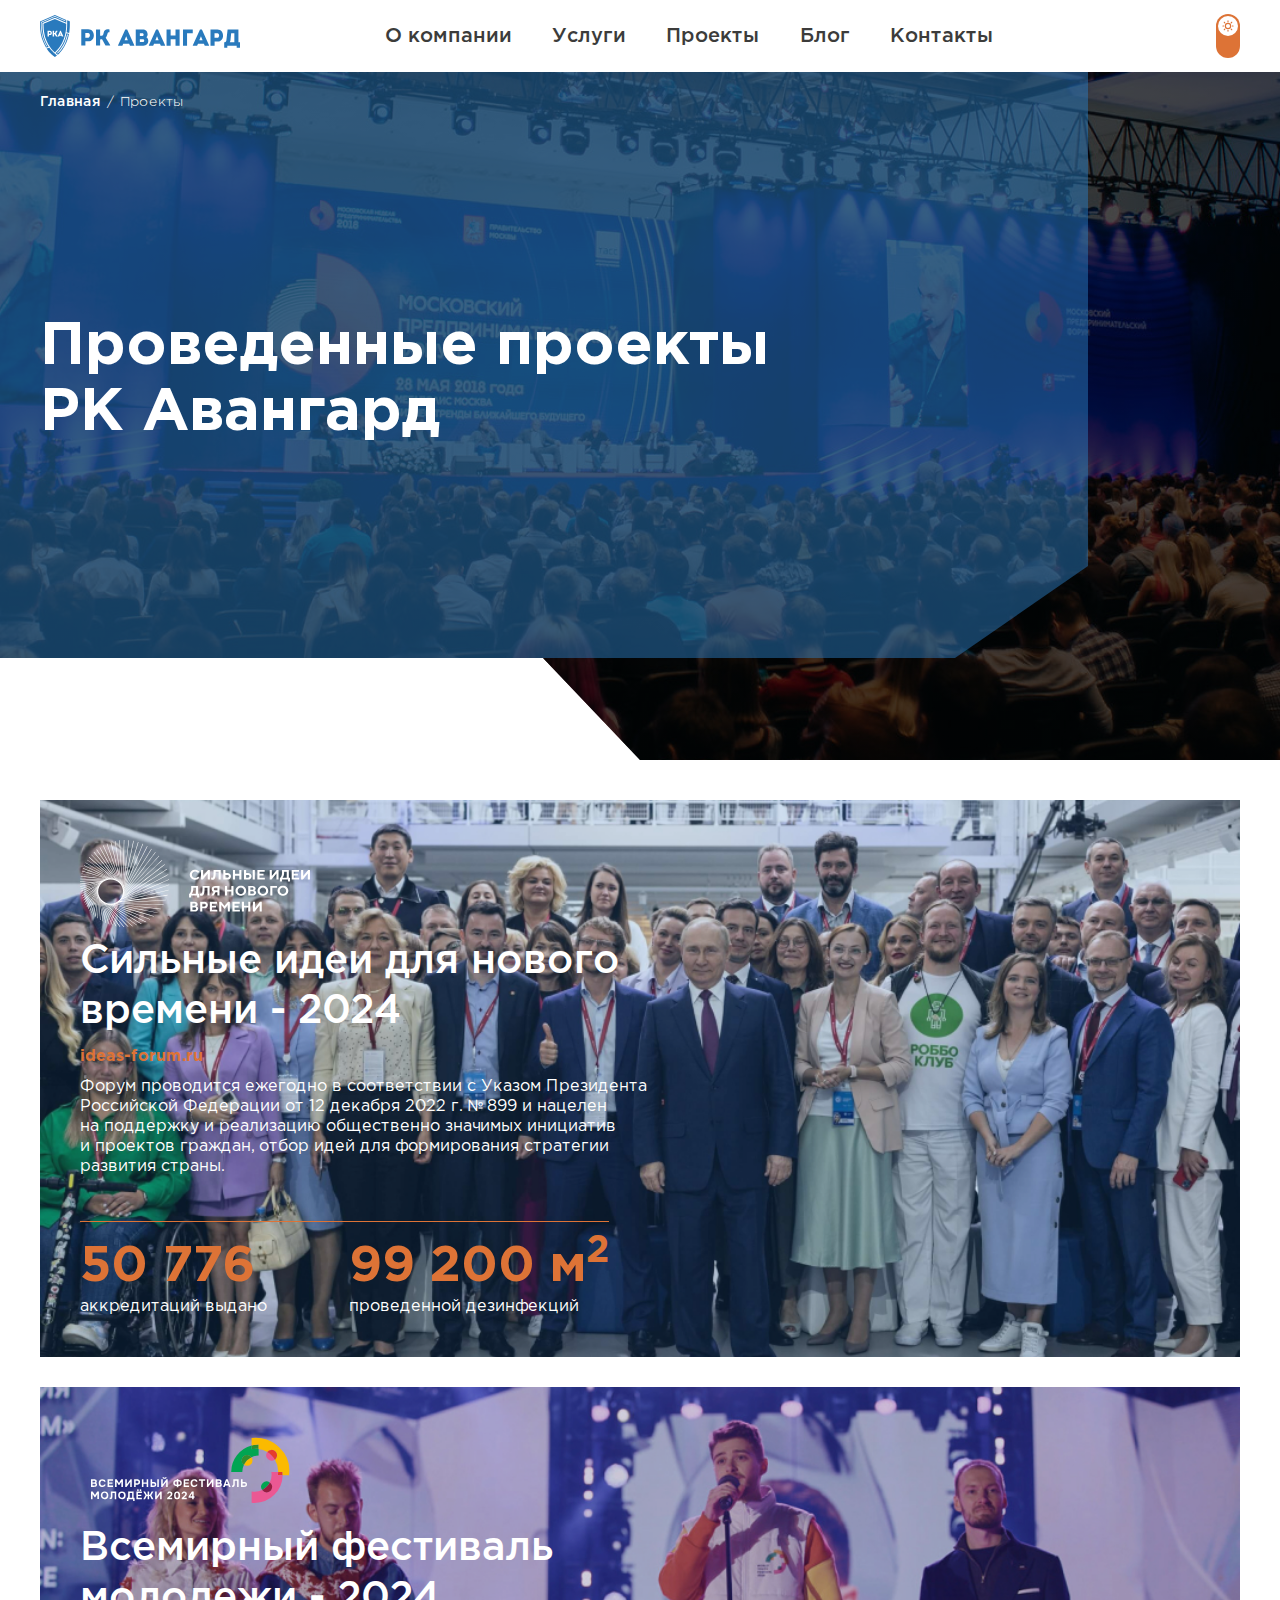
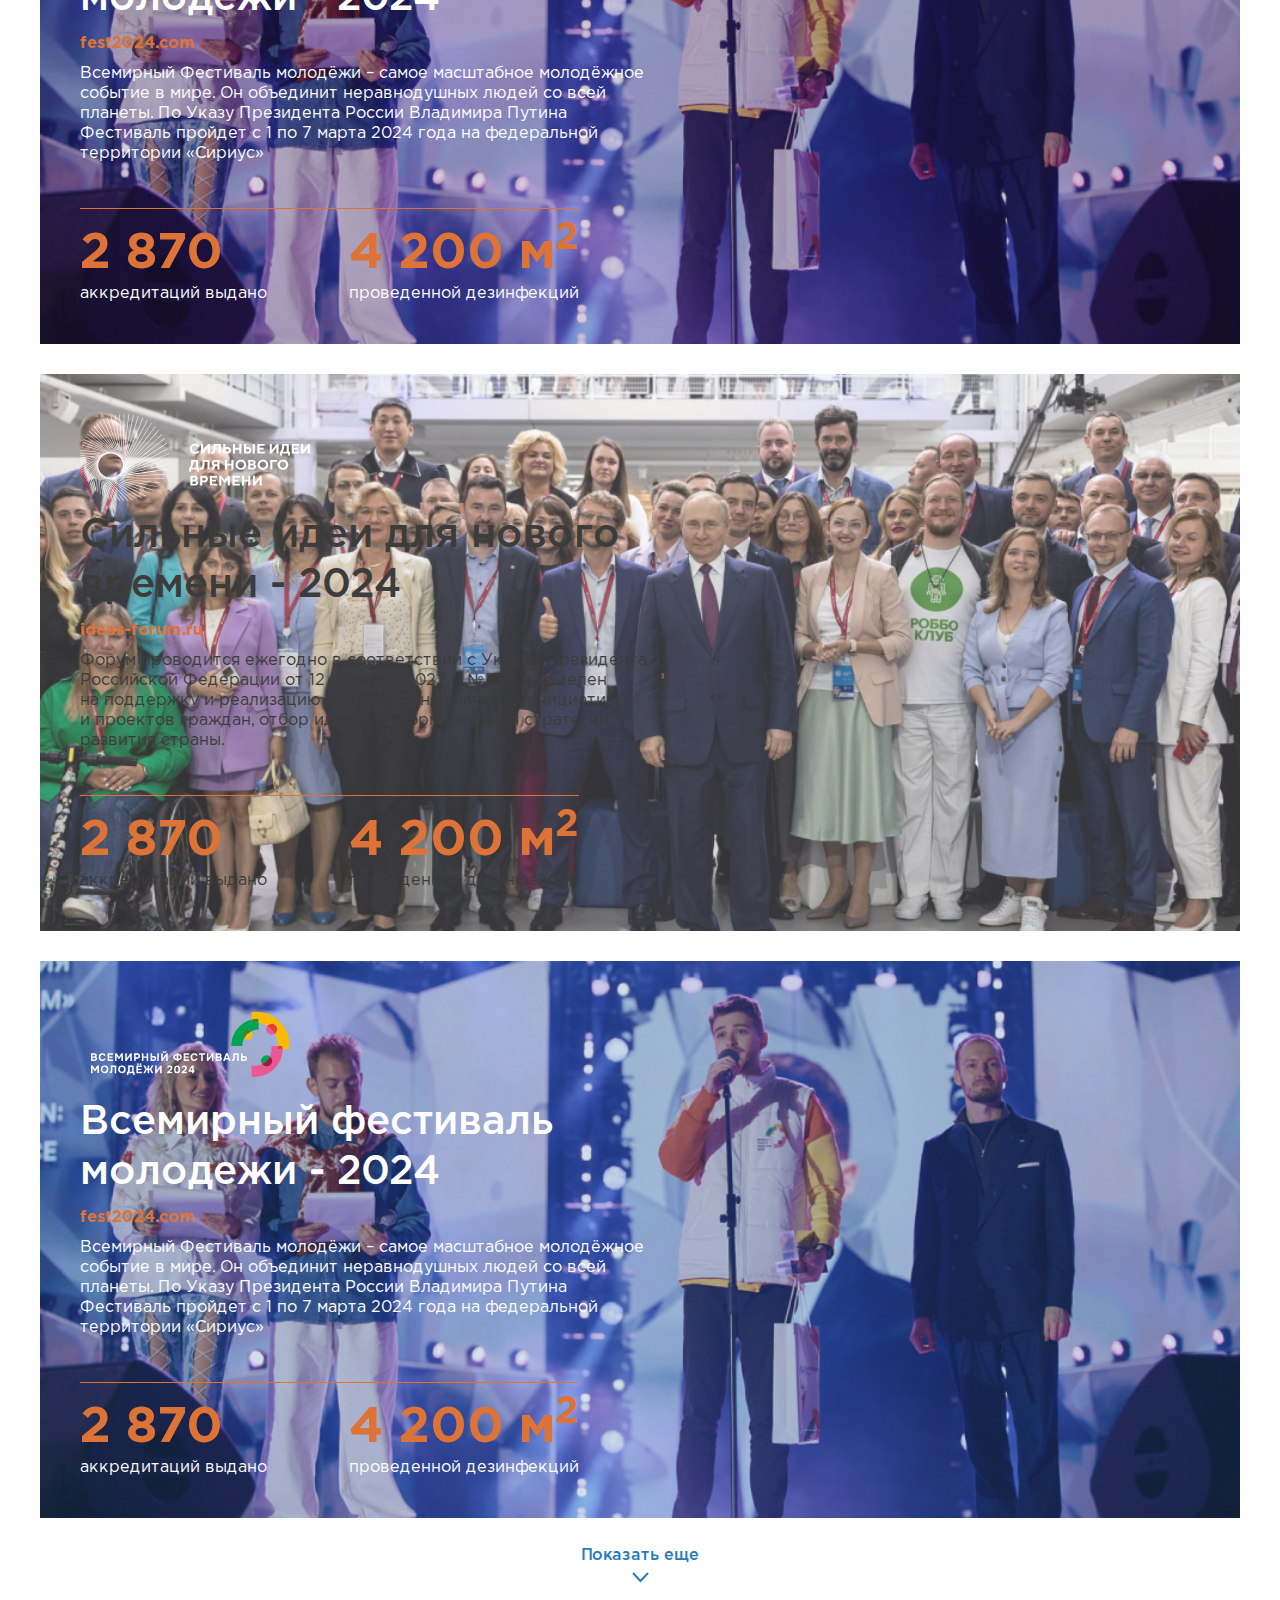
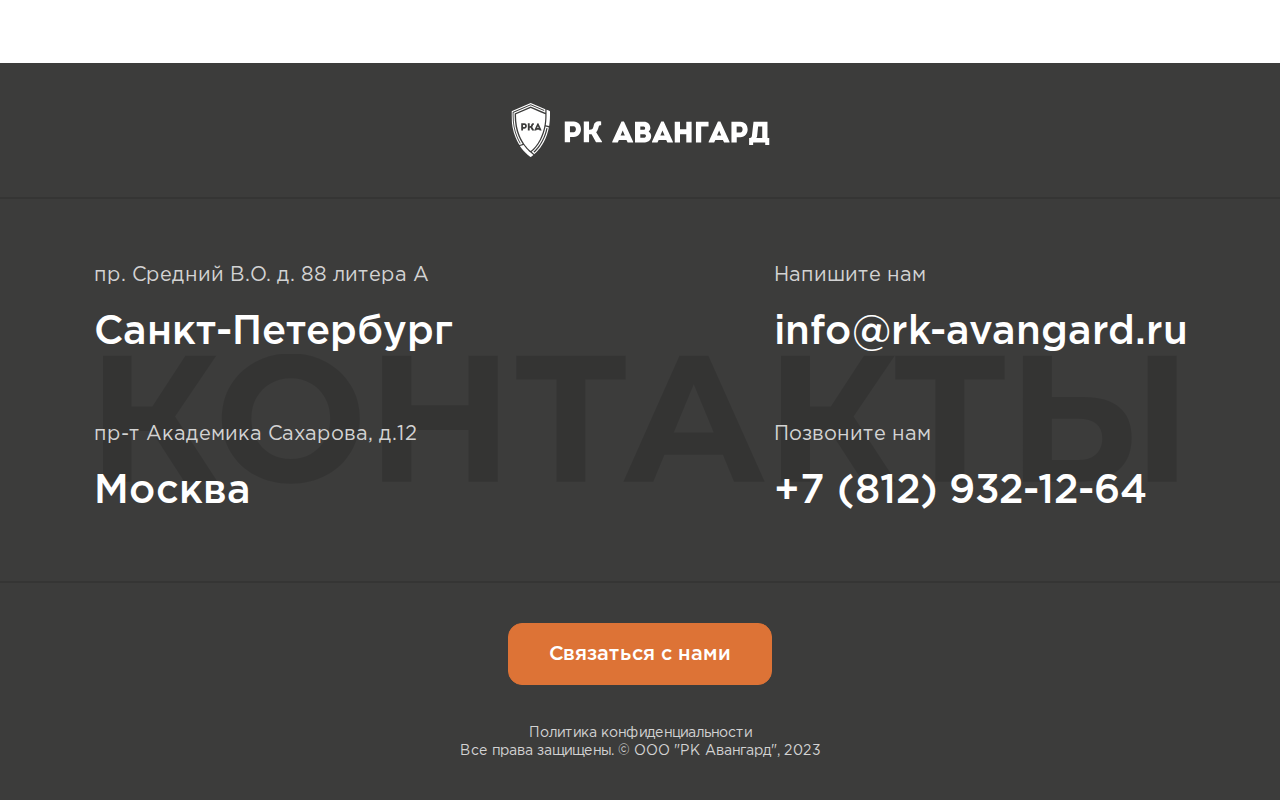
<file: projects.html>
<!DOCTYPE html>
<html lang="ru">

<head>
	<meta charset="UTF-8">
	<meta http-equiv="X-UA-Compatible" content="IE=edge">
	<meta name="viewport" content="width=device-width, initial-scale=1.0">
	<title>РК АВАНГАРД - Проекты</title>
	<meta property="og:title" content="РК АВАНГАРД - Проекты">
	<meta property="og:description" content="Описание">
	<meta property="og:url" content="/">
	<meta property="og:site_name" content="РК АВАНГАРД - Проекты">
	<!-- favicon -->
	<link rel="apple-touch-icon" sizes="180x180" href="img/favicon/apple-touch-icon.png">
	<link rel="icon" type="image/png" sizes="32x32" href="img/favicon/favicon-32x32.png">
	<link rel="icon" type="image/png" sizes="16x16" href="img/favicon/favicon-16x16.png">
	<link rel="manifest" href="img/favicon/site.webmanifest">
	<link rel="mask-icon" href="img/favicon/safari-pinned-tab.svg" color="#5bbad5">
	<meta name="msapplication-TileColor" content="#ffffff">
	<meta name="theme-color" content="#ffffff">
	<!-- styles -->
	<link rel="stylesheet" href="css/vendor.min.css">
	<link rel="stylesheet" href="css/app.min.css">
</head>

<body>
	<!-- wrapper -->
	<div class="wrapper" id="wrapper-theme">
		<!-- header -->
		<header class="header header--inner" id="header">
			<div class="container">
				<div class="header__wrapper">
					<a href="index.html" class="header__logotype">
						<img src="img/logotype-white.svg" alt="РК АВАНГАРД" class="default">
						<img src="img/logotype.svg" alt="РК АВАНГАРД" class="blue">
					</a>
					<nav class="nav header__nav">
						<ul class="nav__list">
							<li class="nav__item">
								<a href="#" class="nav__link">О компании</a>
							</li>
							<li class="nav__item">
								<a href="#" class="nav__link">Услуги</a>
							</li>
							<li class="nav__item">
								<a href="#" class="nav__link">Проекты</a>
							</li>
							<li class="nav__item">
								<a href="#" class="nav__link">Блог</a>
							</li>
							<li class="nav__item">
								<a href="#" class="nav__link">Контакты</a>
							</li>
						</ul>
					</nav>
					<label for="switch-theme-desktop" class="theme-switch header__theme">
						<input type="checkbox" id="switch-theme-desktop" class="theme-switch__input">
						<div class="theme-switch__group">
							<span class="theme-switch__icon"></span>
						</div>
					</label>
					<a href="#" class="header__phone" aria-label="Телефон">
						<svg>
							<use xlink:href="img/sprite.svg#icon-phone"></use>
						</svg>
					</a>
					<button class="hamburger" id="hamburger-toggle" aria-label="Меню">
						<span class="hamburger__inner"></span>
						<span class="hamburger__inner"></span>
						<span class="hamburger__inner"></span>
					</button>
				</div>
			</div>
		</header>
		<!-- end of header -->
		<!-- content -->
		<div class="wrapper__content">
			<!-- main -->
			<section class="main" id="main">
				<div class="main__wrap">
					<div class="container">
						<div class="main__wrap-inner">
							<!-- breadcrumbs -->
							<div class="breadcrumb main__breadcrumb" aria-label="Breadcrumb">
								<ol class="breadcrumb__list">
									<li class="breadcrumb__item">
										<a href="index.html" class="breadcrumb__link">Главная</a>
									</li>
									<li class="breadcrumb__item">
										<a href="projects.html" class="breadcrumb__link">Проекты</a>
									</li>
								</ol>
							</div>
							<!-- end of breadcrumbs -->
							<div class="main__body">
								<h1 class="main__title">Проведенные проекты <br>РК Авангард</h1>
							</div>
						</div>
						<picture class="main__bg">
							<img src="img/main-projects-bg.jpg" alt="Image">
						</picture>
					</div>
				</div>
			</section>
			<!-- end of main -->
			<!-- projects -->
			<section class="projects" id="projects">
				<div class="container">
					<div class="projects__wrapper">
						<div class="projects-card projects__item">
							<div class="projects-card__body">
								<div class="projects-card__logotype">
									<img src="img/sinv23.svg" alt="Image">
								</div>
								<h3 class="projects-card__title">Сильные идеи для нового времени - 2024</h3>
								<a href="#" class="projects-card__link">ideas-forum.ru</a>
								<p class="projects-card__description">Форум проводится ежегодно в соответствии с Указом Президента Российской Федерации от 12 декабря 2022 г. № 899 и нацелен на поддержку и реализацию общественно значимых инициатив и проектов граждан, отбор идей для формирования стратегии развития страны.</p>
							</div>
							<div class="projects-card__bottom">
								<div class="projects-card__group">
									<span class="projects-card__value">50 776</span>
									<span class="projects-card__help">аккредитаций выдано</span>
								</div>
								<div class="projects-card__group">
									<span class="projects-card__value">99 200 м<sup>2</sup></span>
									<span class="projects-card__help">проведенной дезинфекций</span>
								</div>
							</div>
							<picture class="projects-card__img">
								<img src="img/projects-01.jpg" alt="Image">
							</picture>
						</div>
						<div class="projects-card projects-card--violet projects__item">
							<div class="projects-card__body">
								<div class="projects-card__logotype">
									<img src="img/molfest24.svg" alt="Image">
								</div>
								<h3 class="projects-card__title">Всемирный фестиваль молодежи - 2024</h3>
								<a href="#" class="projects-card__link">fest2024.com</a>
								<p class="projects-card__description">Всемирный Фестиваль молодёжи – самое масштабное молодёжное событие в мире. Он объединит неравнодушных людей со всей планеты. По Указу Президента России Владимира Путина Фестиваль пройдет с 1 по 7 марта 2024 года на федеральной территории «Сириус»</p>
							</div>
							<div class="projects-card__bottom">
								<div class="projects-card__group">
									<span class="projects-card__value">2 870</span>
									<span class="projects-card__help">аккредитаций выдано</span>
								</div>
								<div class="projects-card__group">
									<span class="projects-card__value">4 200 м<sup>2</sup></span>
									<span class="projects-card__help">проведенной дезинфекций</span>
								</div>
							</div>
							<picture class="projects-card__img">
								<img src="img/projects-02.jpg" alt="Image">
							</picture>
						</div>
						<div class="projects-card projects-card--white projects__item">
							<div class="projects-card__body">
								<div class="projects-card__logotype">
									<img src="img/sinv23.svg" alt="Image">
								</div>
								<h3 class="projects-card__title">Сильные идеи для нового времени - 2024</h3>
								<a href="#" class="projects-card__link">ideas-forum.ru</a>
								<p class="projects-card__description">Форум проводится ежегодно в соответствии с Указом Президента Российской Федерации от 12 декабря 2022 г. № 899 и нацелен на поддержку и реализацию общественно значимых инициатив и проектов граждан, отбор идей для формирования стратегии развития страны.</p>
							</div>
							<div class="projects-card__bottom">
								<div class="projects-card__group">
									<span class="projects-card__value">2 870</span>
									<span class="projects-card__help">аккредитаций выдано</span>
								</div>
								<div class="projects-card__group">
									<span class="projects-card__value">4 200 м<sup>2</sup></span>
									<span class="projects-card__help">проведенной дезинфекций</span>
								</div>
							</div>
							<picture class="projects-card__img">
								<img src="img/projects-01.jpg" alt="Image">
							</picture>
						</div>
						<div class="projects-card projects__item">
							<div class="projects-card__body">
								<div class="projects-card__logotype">
									<img src="img/molfest24.svg" alt="Image">
								</div>
								<h3 class="projects-card__title">Всемирный фестиваль молодежи - 2024</h3>
								<a href="#" class="projects-card__link">fest2024.com</a>
								<p class="projects-card__description">Всемирный Фестиваль молодёжи – самое масштабное молодёжное событие в мире. Он объединит неравнодушных людей со всей планеты. По Указу Президента России Владимира Путина Фестиваль пройдет с 1 по 7 марта 2024 года на федеральной территории «Сириус»</p>
							</div>
							<div class="projects-card__bottom">
								<div class="projects-card__group">
									<span class="projects-card__value">2 870</span>
									<span class="projects-card__help">аккредитаций выдано</span>
								</div>
								<div class="projects-card__group">
									<span class="projects-card__value">4 200 м<sup>2</sup></span>
									<span class="projects-card__help">проведенной дезинфекций</span>
								</div>
							</div>
							<picture class="projects-card__img">
								<img src="img/projects-02.jpg" alt="Image">
							</picture>
						</div>
					</div>
					<a href="#" class="projects__more">
						<span>Показать еще</span>
						<svg>
							<use xlink:href="img/sprite.svg#icon-arrow-down"></use>
						</svg>
					</a>
				</div>
			</section>
			<!-- end of projects -->
		</div>
		<!-- end of content -->
		<!-- footer -->
		<footer class="footer" id="footer">
			<div class="footer__top">
				<div class="container">
					<a href="index.html" class="footer__logotype">
						<img src="img/logotype-white.svg" width="259" height="54" alt="РК АВАНГАРД">
					</a>
				</div>
			</div>
			<div class="footer__main">
				<div class="container">
					<div class="footer__wrapper">
						<div class="footer__item">
							<span class="footer__label">пр. Средний В.О. д. 88 литера А</span>
							<span class="footer__value">Санкт-Петербург</span>
						</div>
						<div class="footer__item">
							<span class="footer__label">Напишите нам</span>
							<a href="mailto:info@rk-avangard.ru" class="footer__value">info@rk-avangard.ru</a>
						</div>
						<div class="footer__item">
							<span class="footer__label">пр-т Академика Сахарова, д.12</span>
							<span class="footer__value">Москва</span>
						</div>
						<div class="footer__item">
							<span class="footer__label">Позвоните нам</span>
							<a href="tel:+78129321264" class="footer__value">+7 (812) 932-12-64</a>
						</div>
					</div>
				</div>
			</div>
			<div class="footer__bottom">
				<div class="container">
					<a href="#" class="footer__btn btn">Связаться с нами</a>
					<p class="footer__copyright">
						<a href="#">Политика конфиденциальности</a>
						<br>
						Все права защищены. © ООО "РК Авангард", 2023
					</p>
				</div>
			</div>
		</footer>
		<!-- end of footer -->
	</div>
	<!-- end of wrapper -->
	<!-- menu -->
	<div class="menu" id="menu">
		<div class="menu__wrap">
			<div class="menu__main">
				<nav class="nav menu__nav">
					<ul class="nav__list">
						<li class="nav__item">
							<a href="#" class="nav__link">О компании</a>
						</li>
						<li class="nav__item">
							<a href="#" class="nav__link">Услуги</a>
						</li>
						<li class="nav__item">
							<a href="#" class="nav__link">Проекты</a>
						</li>
						<li class="nav__item">
							<a href="#" class="nav__link">Блог</a>
						</li>
						<li class="nav__item">
							<a href="#" class="nav__link">Контакты</a>
						</li>
					</ul>
				</nav>
				<a href="#" class="menu__btn btn">Связаться с нами</a>
			</div>
			<div class="menu__bottom">
				<label for="switch-theme-mobile" class="theme-switch menu__theme">
					<input type="checkbox" id="switch-theme-mobile" class="theme-switch__input">
					<div class="theme-switch__group">
						<span class="theme-switch__icon"></span>
					</div>
				</label>
			</div>
		</div>
	</div>
	<!-- end of menu -->
	<!-- scripts -->
	<script src="js/vendor.min.js"></script>
	<script src="js/app.min.js"></script>
</body>

</html>
</file>
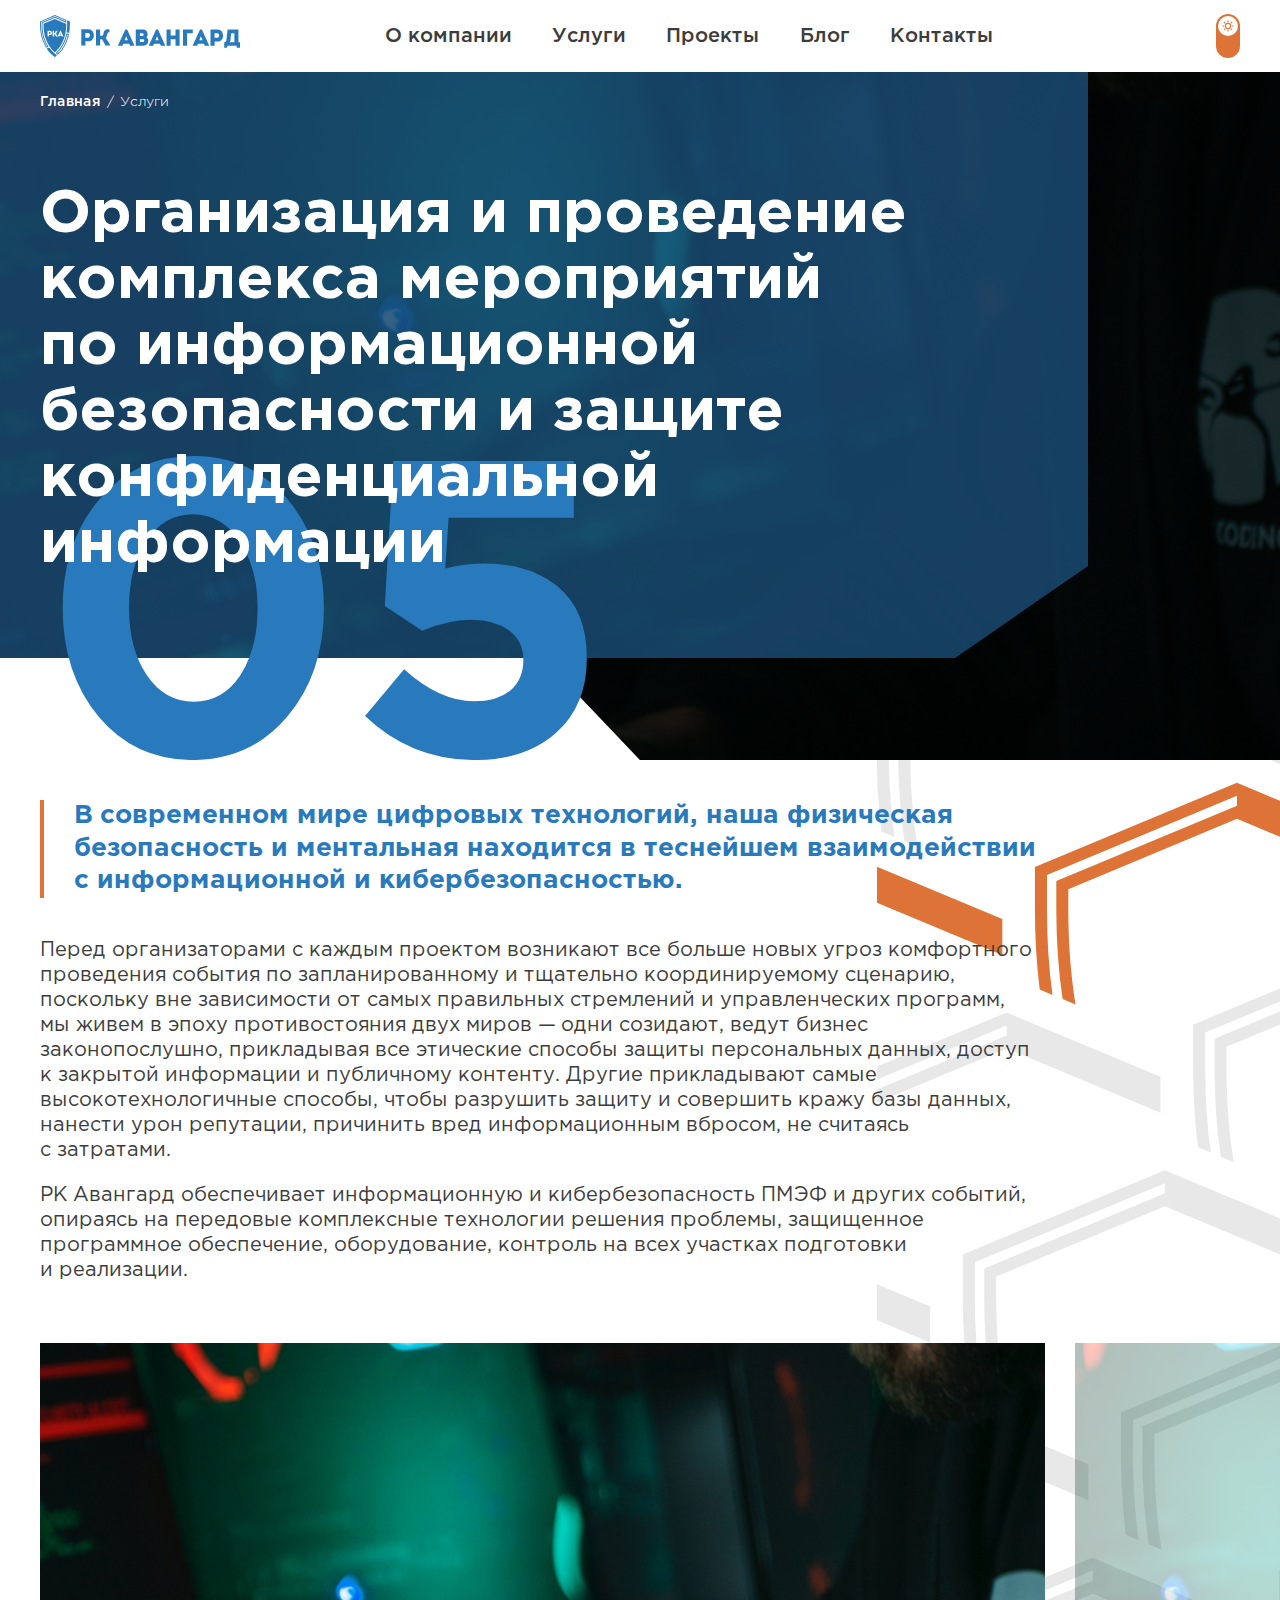
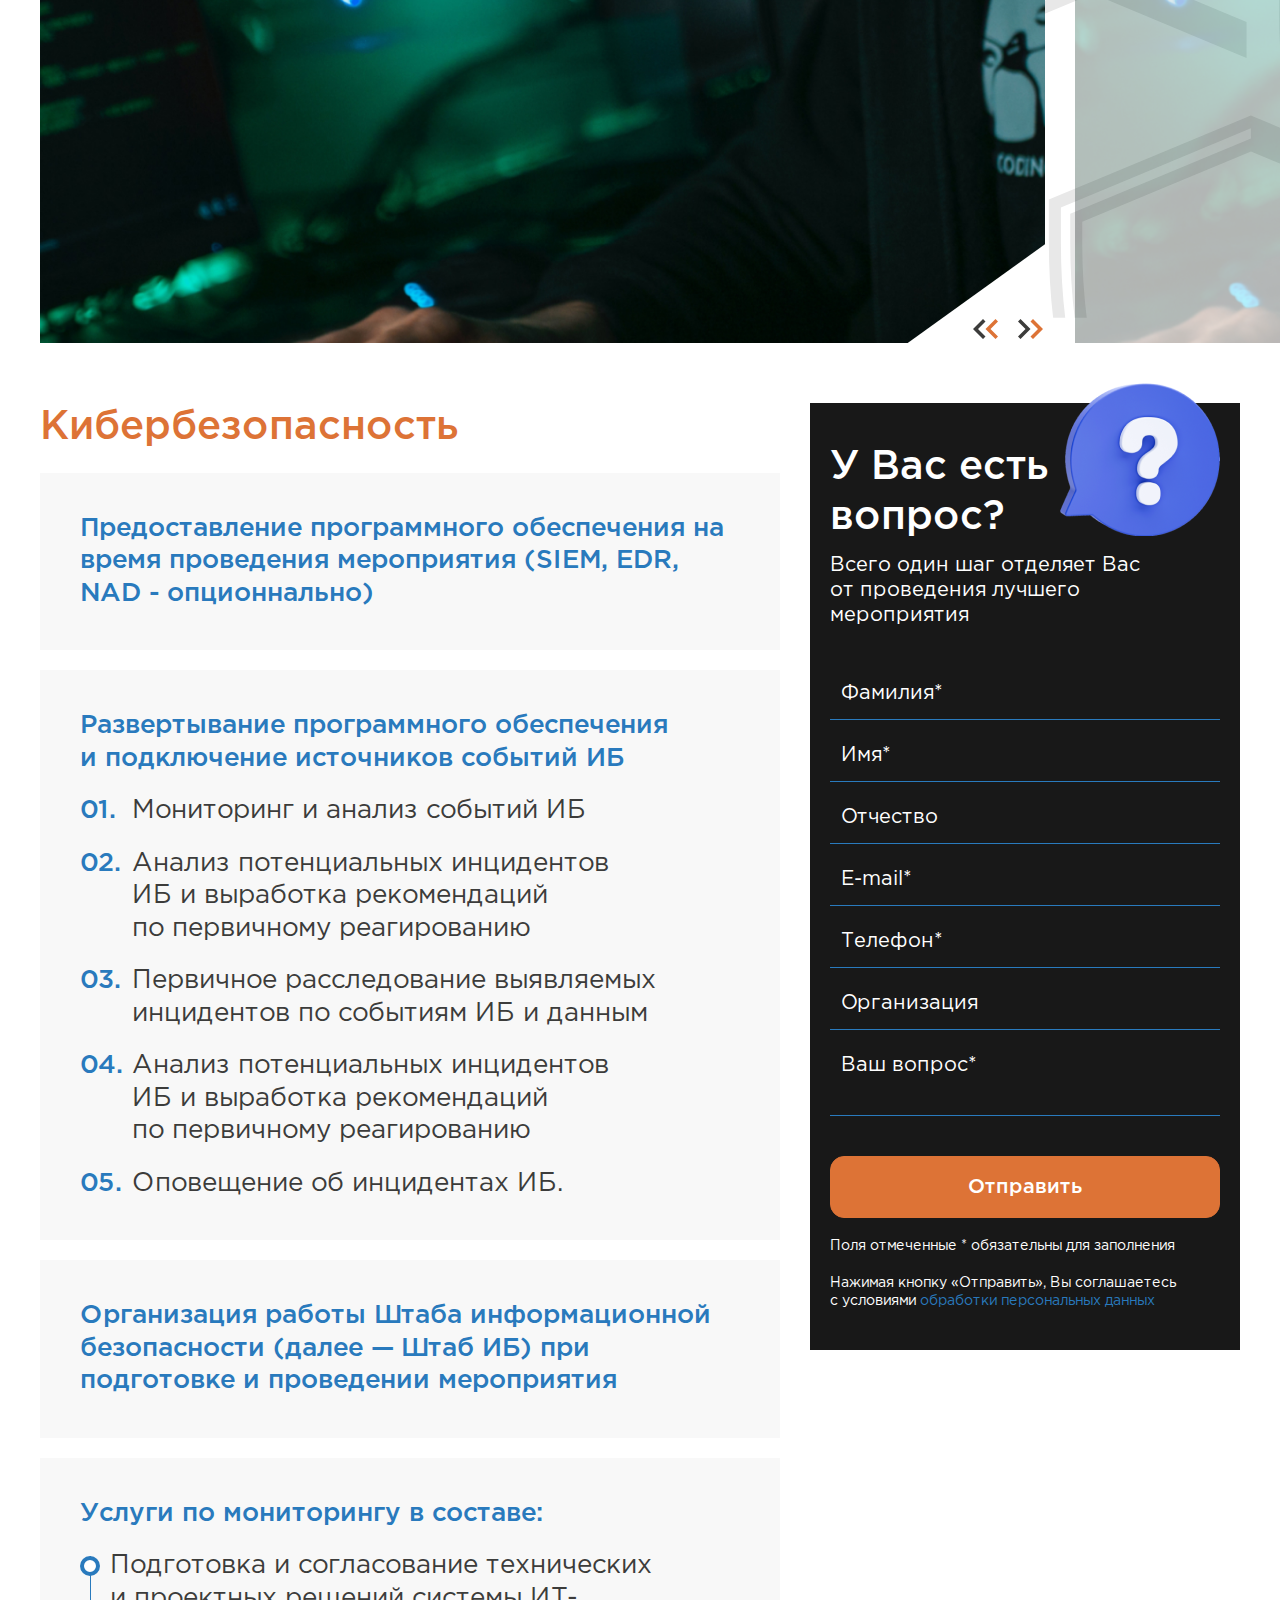
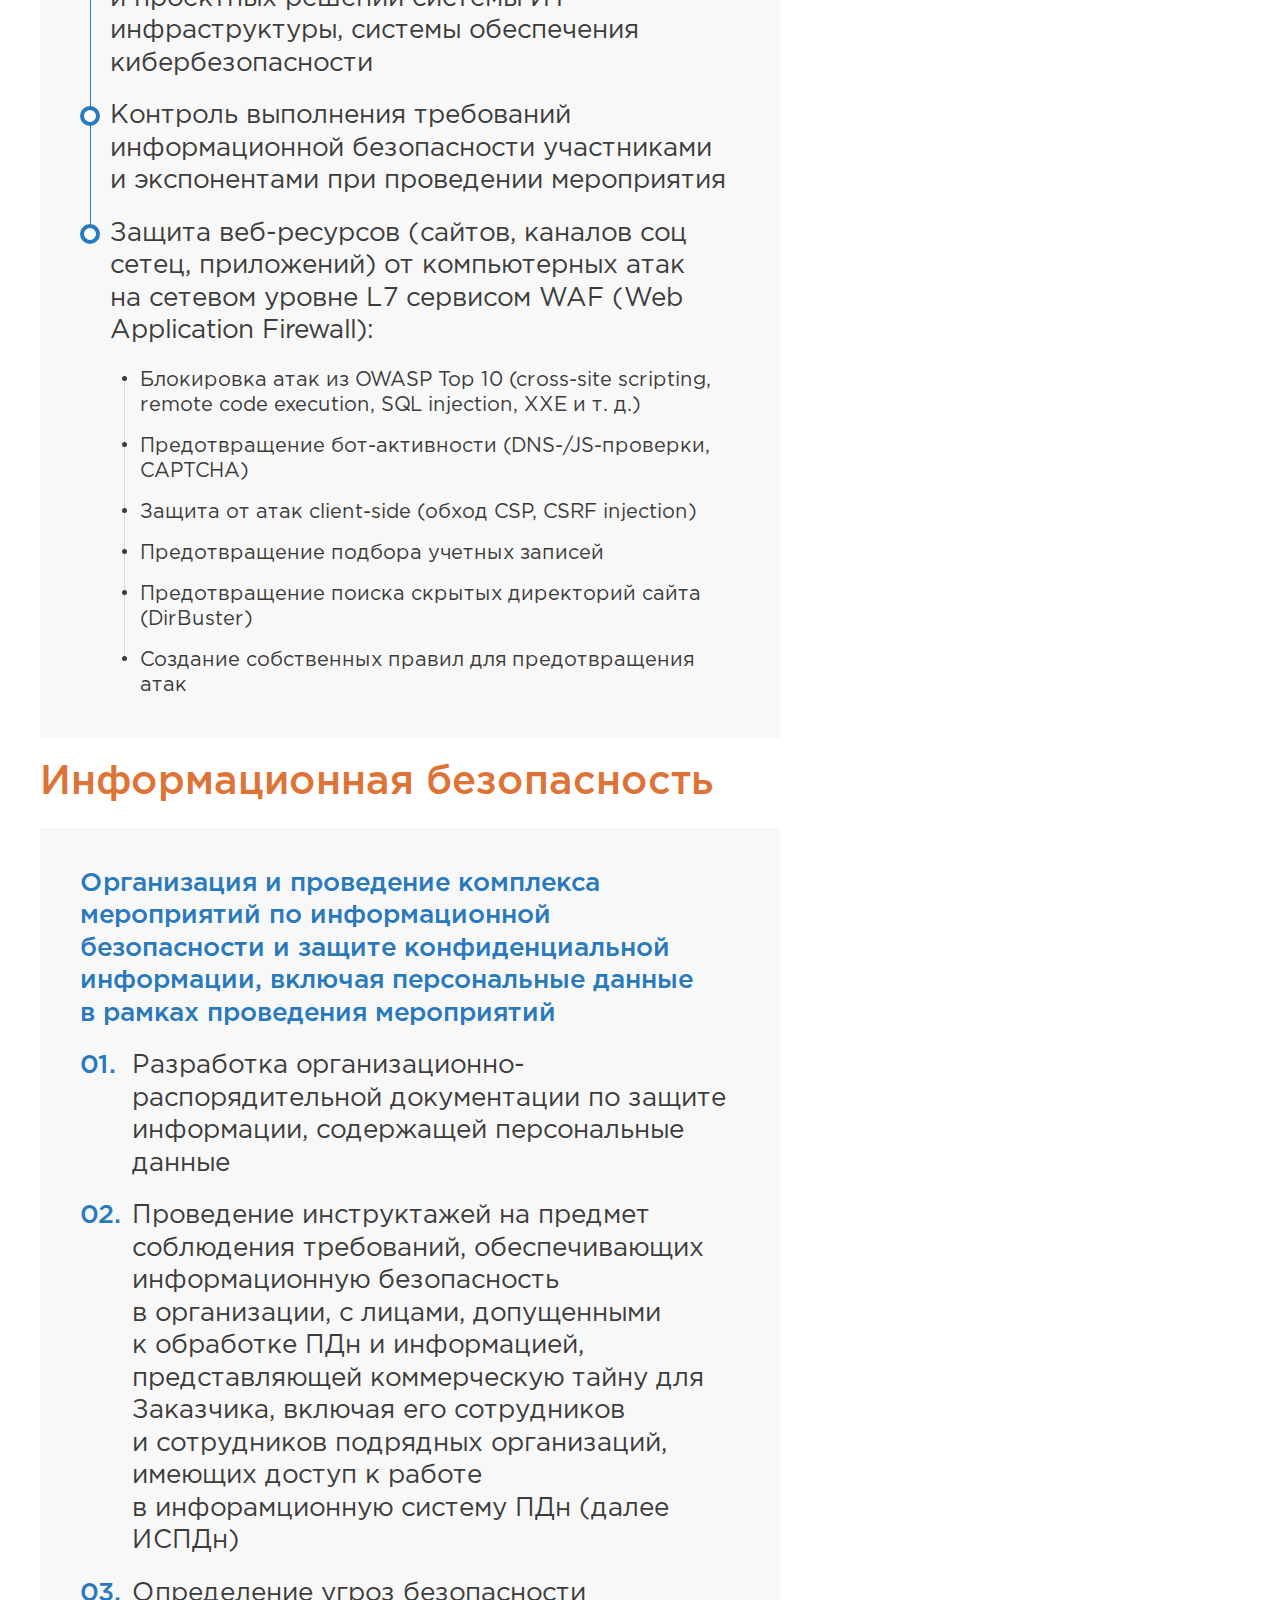
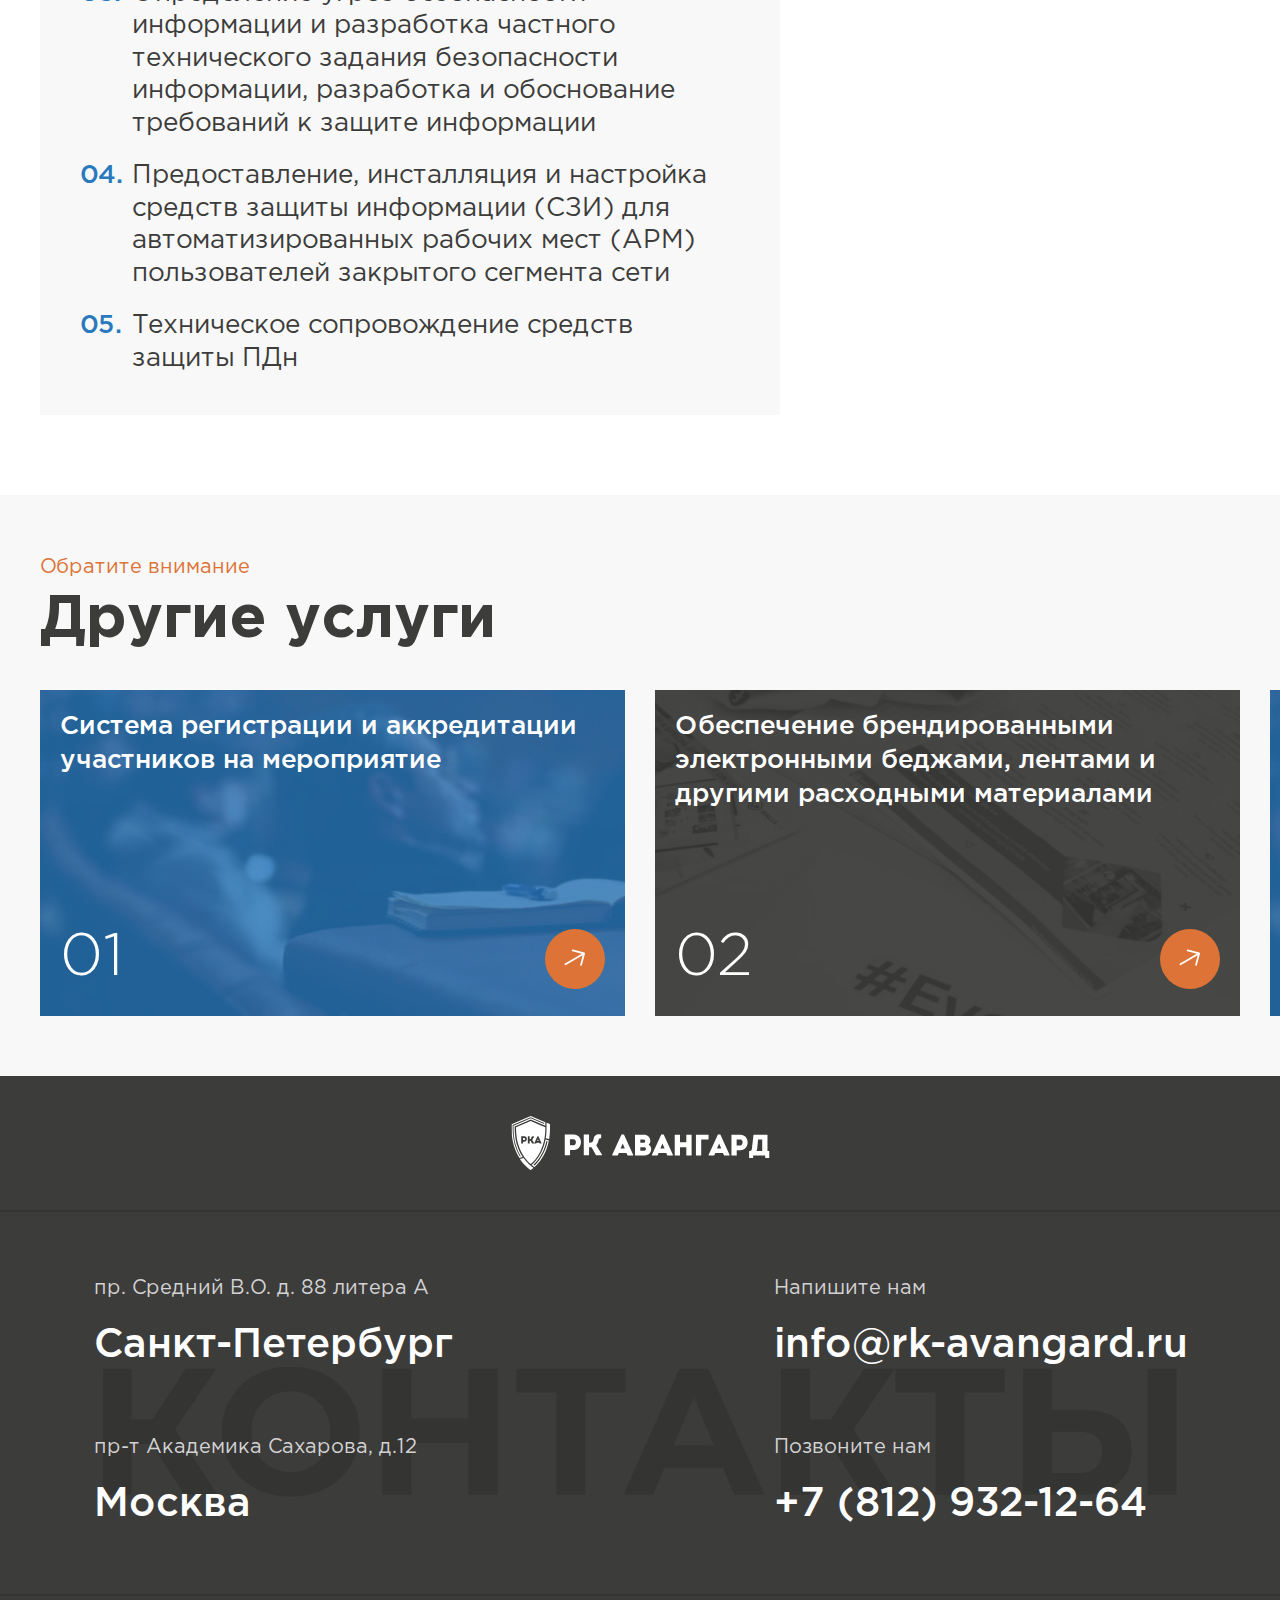
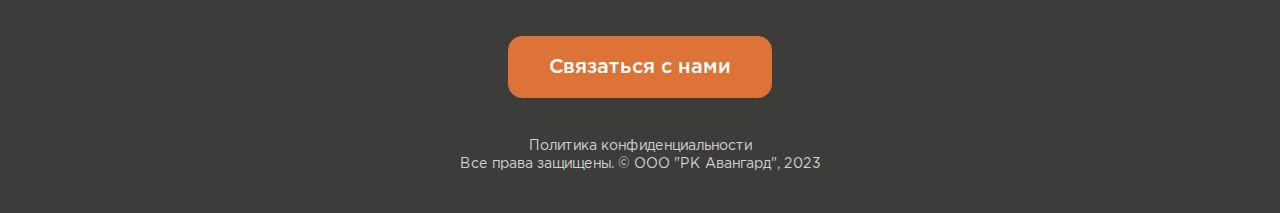
<file: services.html>
<!DOCTYPE html>
<html lang="ru">

<head>
	<meta charset="UTF-8">
	<meta http-equiv="X-UA-Compatible" content="IE=edge">
	<meta name="viewport" content="width=device-width, initial-scale=1.0">
	<title>РК АВАНГАРД - Услуги</title>
	<meta property="og:title" content="РК АВАНГАРД - Услуги">
	<meta property="og:description" content="Описание">
	<meta property="og:url" content="/">
	<meta property="og:site_name" content="РК АВАНГАРД - Услуги">
	<!-- favicon -->
	<link rel="apple-touch-icon" sizes="180x180" href="img/favicon/apple-touch-icon.png">
	<link rel="icon" type="image/png" sizes="32x32" href="img/favicon/favicon-32x32.png">
	<link rel="icon" type="image/png" sizes="16x16" href="img/favicon/favicon-16x16.png">
	<link rel="manifest" href="img/favicon/site.webmanifest">
	<link rel="mask-icon" href="img/favicon/safari-pinned-tab.svg" color="#5bbad5">
	<meta name="msapplication-TileColor" content="#ffffff">
	<meta name="theme-color" content="#ffffff">
	<!-- styles -->
	<link rel="stylesheet" href="css/vendor.min.css">
	<link rel="stylesheet" href="css/app.min.css">
</head>

<body>
	<!-- wrapper -->
	<div class="wrapper" id="wrapper-theme">
		<!-- header -->
		<header class="header header--inner" id="header">
			<div class="container">
				<div class="header__wrapper">
					<a href="index.html" class="header__logotype">
						<img src="img/logotype-white.svg" alt="РК АВАНГАРД" class="default">
						<img src="img/logotype.svg" alt="РК АВАНГАРД" class="blue">
					</a>
					<nav class="nav header__nav">
						<ul class="nav__list">
							<li class="nav__item">
								<a href="#" class="nav__link">О компании</a>
							</li>
							<li class="nav__item">
								<a href="#" class="nav__link">Услуги</a>
							</li>
							<li class="nav__item">
								<a href="#" class="nav__link">Проекты</a>
							</li>
							<li class="nav__item">
								<a href="#" class="nav__link">Блог</a>
							</li>
							<li class="nav__item">
								<a href="#" class="nav__link">Контакты</a>
							</li>
						</ul>
					</nav>
					<label for="switch-theme-desktop" class="theme-switch header__theme">
						<input type="checkbox" id="switch-theme-desktop" class="theme-switch__input">
						<div class="theme-switch__group">
							<span class="theme-switch__icon"></span>
						</div>
					</label>
					<a href="#" class="header__phone" aria-label="Телефон">
						<svg>
							<use xlink:href="img/sprite.svg#icon-phone"></use>
						</svg>
					</a>
					<button class="hamburger" id="hamburger-toggle" aria-label="Меню">
						<span class="hamburger__inner"></span>
						<span class="hamburger__inner"></span>
						<span class="hamburger__inner"></span>
					</button>
				</div>
			</div>
		</header>
		<!-- end of header -->
		<!-- content -->
		<div class="wrapper__content">
			<!-- main -->
			<section class="main main--services" id="main">
				<div class="main__wrap">
					<div class="container">
						<div class="main__wrap-inner">
							<!-- breadcrumbs -->
							<div class="breadcrumb main__breadcrumb" aria-label="Breadcrumb">
								<ol class="breadcrumb__list">
									<li class="breadcrumb__item">
										<a href="index.html" class="breadcrumb__link">Главная</a>
									</li>
									<li class="breadcrumb__item">
										<a href="about.html" class="breadcrumb__link">Услуги</a>
									</li>
								</ol>
							</div>
							<!-- end of breadcrumbs -->
							<div class="main__body">
								<h1 class="main__title">Организация и проведение комплекса мероприятий по информационной безопасности и защите конфиденциальной информации</h1>
							</div>
							<span class="main__number">05</span>
						</div>
						<picture class="main__bg">
							<img src="img/main-services-bg.jpg" alt="Image">
						</picture>
					</div>
				</div>
			</section>
			<!-- end of main -->
			<!-- article -->
			<section class="article" id="article">
				<div class="container">
					<div class="article__wrapper article__wrapper--wide">
						<div class="article__left">
							<div class="article__content content">
								<blockquote>В современном мире цифровых технологий, наша физическая безопасность и ментальная находится в теснейшем взаимодействии с информационной и кибербезопасностью.</blockquote>
								<p>Перед организаторами с каждым проектом возникают все больше новых угроз комфортного проведения события по запланированному и тщательно координируемому сценарию, поскольку вне зависимости от самых правильных стремлений и управленческих программ, мы живем в эпоху противостояния двух миров — одни созидают, ведут бизнес законопослушно, прикладывая все этические способы защиты персональных данных, доступ к закрытой информации и публичному контенту. Другие прикладывают самые высокотехнологичные способы, чтобы разрушить защиту и совершить кражу базы данных, нанести урон репутации, причинить вред информационным вбросом, не считаясь с затратами.</p>
								<p>РК Авангард обеспечивает информационную и кибербезопасность ПМЭФ и других событий, опираясь на передовые комплексные технологии решения проблемы, защищенное программное обеспечение, оборудование, контроль на всех участках подготовки и реализации.</p>
							</div>
						</div>
						<div class="article__right"></div>
					</div>
					<div class="article__slider">
						<div class="article__slider-wrapper">
							<div class="swiper">
								<div class="swiper-wrapper">
									<div class="swiper-slide">
										<picture class="article__slide-img">
											<img src="img/main-services-bg.jpg" alt="Image">
										</picture>
									</div>
									<div class="swiper-slide">
										<picture class="article__slide-img">
											<img src="img/main-services-bg.jpg" alt="Image">
										</picture>
									</div>
									<div class="swiper-slide">
										<picture class="article__slide-img">
											<img src="img/main-services-bg.jpg" alt="Image">
										</picture>
									</div>
									<div class="swiper-slide">
										<picture class="article__slide-img">
											<img src="img/main-services-bg.jpg" alt="Image">
										</picture>
									</div>
									<div class="swiper-slide">
										<picture class="article__slide-img">
											<img src="img/main-services-bg.jpg" alt="Image">
										</picture>
									</div>
									<div class="swiper-slide">
										<picture class="article__slide-img">
											<img src="img/main-services-bg.jpg" alt="Image">
										</picture>
									</div>
									<div class="swiper-slide">
										<picture class="article__slide-img">
											<img src="img/main-services-bg.jpg" alt="Image">
										</picture>
									</div>
									<div class="swiper-slide">
										<picture class="article__slide-img">
											<img src="img/main-services-bg.jpg" alt="Image">
										</picture>
									</div>
								</div>
							</div>
							<div class="swiper-controls">
								<button class="swiper-button-prev" aria-label="Назад">
									<svg class="swiper-button-icon">
										<use xlink:href="img/sprite.svg#icon-arrow-prev"></use>
									</svg>
								</button>
								<button class="swiper-button-next" aria-label="Далее">
									<svg class="swiper-button-icon">
										<use xlink:href="img/sprite.svg#icon-arrow-next"></use>
									</svg>
								</button>
							</div>
						</div>
					</div>
					<div class="article__wrapper">
						<div class="article__left">
							<div class="article__content content">
								<h2>Кибербезопасность</h2>
								<div class="content-block">
									<h3>Предоставление программного обеспечения на время проведения мероприятия (SIEM, EDR, NAD - опционнально)</h3>
								</div>
								<div class="content-block">
									<h3>Развертывание программного обеспечения и подключение источников событий ИБ</h3>
									<ol>
										<li>Мониторинг и анализ событий ИБ</li>
										<li>Анализ потенциальных инцидентов ИБ и выработка рекомендаций по первичному реагированию</li>
										<li>Первичное расследование выявляемых инцидентов по событиям ИБ и данным</li>
										<li>Анализ потенциальных инцидентов ИБ и выработка рекомендаций по первичному реагированию</li>
										<li>Оповещение об инцидентах ИБ.</li>
									</ol>
								</div>
								<div class="content-block">
									<h3>Организация работы Штаба информационной безопасности (далее — Штаб ИБ) при подготовке и проведении мероприятия</h3>
								</div>
								<div class="content-block">
									<h3>Услуги по мониторингу в составе:</h3>
									<ul>
										<li>Подготовка и согласование технических и проектных решений системы ИТ-инфраструктуры, системы обеспечения кибербезопасности</li>
										<li>Контроль выполнения требований информационной безопасности участниками и экспонентами при проведении мероприятия</li>
										<li>Защита веб-ресурсов (сайтов, каналов соц сетец, приложений) от компьютерных атак на сетевом уровне L7 сервисом WAF (Web Application Firewall):
											<ul>
												<li>Блокировка атак из OWASP Top 10 (cross-site scripting, remote code execution, SQL injection, XXE и т. д.)</li>
												<li>Предотвращение бот-активности (DNS-/JS-проверки, CAPTCHA)</li>
												<li>Защита от атак client-side (обход CSP, CSRF injection)</li>
												<li>Предотвращение подбора учетных записей</li>
												<li>Предотвращение поиска скрытых директорий сайта (DirBuster)</li>
												<li>Создание собственных правил для предотвращения атак</li>
											</ul>
										</li>
									</ul>
								</div>
								<h2>Информационная безопасность</h2>
								<div class="content-block">
									<h3>Организация и проведение комплекса мероприятий по информационной безопасности и защите конфиденциальной информации, включая персональные данные в рамках проведения мероприятий</h3>
									<ol>
										<li>Разработка организационно-распорядительной документации по защите информации, содержащей персональные данные</li>
										<li>Проведение инструктажей на предмет соблюдения требований, обеспечивающих информационную безопасность в организации, с лицами, допущенными к обработке ПДн и информацией, представляющей коммерческую тайну для Заказчика, включая его сотрудников и сотрудников подрядных организаций, имеющих доступ к работе в инфорамционную систему ПДн (далее ИСПДн)</li>
										<li>Определение угроз безопасности информации и разработка частного технического задания безопасности информации, разработка и обоснование требований к защите информации</li>
										<li>Предоставление, инсталляция и настройка средств защиты информации (СЗИ) для автоматизированных рабочих мест (АРМ) пользователей закрытого сегмента сети</li>
										<li>Техническое сопровождение средств защиты ПДн</li>
									</ol>
								</div>
							</div>
						</div>
						<div class="article__right">
							<div class="questions article__questions">
								<div class="questions__wrap">
									<div class="questions__top">
										<h3 class="questions__title">У Вас есть вопрос?</h3>
										<p class="questions__description">Всего один шаг отделяет Вас от проведения лучшего мероприятия</p>
									</div>
									<picture class="questions__img">
										<img src="img/questions-img.png" alt="Image">
									</picture>
									<form action="#" class="questions-form questions__form">
										<div class="input-field questions-form__input">
											<div class="input-field__inner">
												<input type="text" class="input-field__input" placeholder="Фамилия*">
											</div>
										</div>
										<div class="input-field questions-form__input">
											<div class="input-field__inner">
												<input type="text" class="input-field__input" placeholder="Имя*">
											</div>
										</div>
										<div class="input-field questions-form__input">
											<div class="input-field__inner">
												<input type="text" class="input-field__input" placeholder="Отчество">
											</div>
										</div>
										<div class="input-field questions-form__input">
											<div class="input-field__inner">
												<input type="text" class="input-field__input" placeholder="E-mail*">
											</div>
										</div>
										<div class="input-field questions-form__input">
											<div class="input-field__inner">
												<input type="text" class="input-field__input" placeholder="Телефон*" data-inputmask="'mask': '+7 (999) 999-99-99'">
											</div>
										</div>
										<div class="input-field questions-form__input">
											<div class="input-field__inner">
												<input type="text" class="input-field__input" placeholder="Организация">
											</div>
										</div>
										<div class="input-field questions-form__input">
											<div class="input-field__inner">
												<textarea class="input-field__textarea" placeholder="Ваш вопрос*"></textarea>
											</div>
										</div>
										<button class="questions-form__btn btn">Отправить</button>
									</form>
									<div class="questions__bottom">
										<p class="questions__help">Поля отмеченные * обязательны для заполнения</p>
										<p class="questions__help">Нажимая кнопку «Отправить», Вы соглашаетесь с условиями <a href="#">обработки персональных данных</a></p>
									</div>
								</div>
							</div>
						</div>
					</div>
				</div>
			</section>
			<!-- end of article -->
			<!-- services -->
			<section class="services services--bg" id="services">
				<div class="container">
					<div class="section-heading">
						<div class="section-heading__block">
							<span class="section-heading__subtitle">Обратите внимание</span>
							<h2 class="section-heading__title">Другие услуги</h2>
						</div>
					</div>
					<div class="services__slider">
						<div class="swiper">
							<div class="swiper-wrapper">
								<div class="swiper-slide">
									<a href="#" class="services-card services__slide">
										<div class="services-card__body">
											<span class="services-card__title">Система регистрации и аккредитации участников на мероприятие</span>
											<span class="services-card__description">Опыт работы на главных конгрессных площадках России, в том числе на мероприятиях с участием первых лиц государства</span>
										</div>
										<div class="services-card__inner">
											<span class="services-card__counter">01</span>
											<div class="services-card__icon">
												<svg>
													<use xlink:href="img/sprite.svg#icon-arrow-top-right"></use>
												</svg>
											</div>
										</div>
										<picture class="services-card__img">
											<img src="img/services-01.jpg" alt="Image">
										</picture>
									</a>
								</div>
								<div class="swiper-slide">
									<a href="#" class="services-card services__slide">
										<div class="services-card__body">
											<span class="services-card__title">Обеспечение брендированными электронными беджами, лентами и другими расходными материалами</span>
											<span class="services-card__description">Опыт работы на главных конгрессных площадках России, в том числе на мероприятиях с участием первых лиц государства</span>
										</div>
										<div class="services-card__inner">
											<span class="services-card__counter">02</span>
											<div class="services-card__icon">
												<svg>
													<use xlink:href="img/sprite.svg#icon-arrow-top-right"></use>
												</svg>
											</div>
										</div>
										<picture class="services-card__img">
											<img src="img/services-02.jpg" alt="Image">
										</picture>
									</a>
								</div>
								<div class="swiper-slide">
									<a href="#" class="services-card services__slide">
										<div class="services-card__body">
											<span class="services-card__title">Организация контроля доступа участников мероприятия с ведением статистики посещений по всем зонам доступа</span>
											<span class="services-card__description">Опыт работы на главных конгрессных площадках России, в том числе на мероприятиях с участием первых лиц государства</span>
										</div>
										<div class="services-card__inner">
											<span class="services-card__counter">03</span>
											<div class="services-card__icon">
												<svg>
													<use xlink:href="img/sprite.svg#icon-arrow-top-right"></use>
												</svg>
											</div>
										</div>
										<picture class="services-card__img">
											<img src="img/services-01.jpg" alt="Image">
										</picture>
									</a>
								</div>
								<div class="swiper-slide">
									<a href="#" class="services-card services__slide">
										<div class="services-card__body">
											<span class="services-card__title">Обеспечение площадки проведения мероприятия досмотровым оборудованием</span>
											<span class="services-card__description">Опыт работы на главных конгрессных площадках России, в том числе на мероприятиях с участием первых лиц государства</span>
										</div>
										<div class="services-card__inner">
											<span class="services-card__counter">04</span>
											<div class="services-card__icon">
												<svg>
													<use xlink:href="img/sprite.svg#icon-arrow-top-right"></use>
												</svg>
											</div>
										</div>
										<picture class="services-card__img">
											<img src="img/services-01.jpg" alt="Image">
										</picture>
									</a>
								</div>
								<div class="swiper-slide">
									<a href="#" class="services-card services__slide">
										<div class="services-card__body">
											<span class="services-card__title">Организация и проведение комплекса мероприятий по информационной безопасности и защите конфиденциальной информации</span>
											<span class="services-card__description">Опыт работы на главных конгрессных площадках России, в том числе на мероприятиях с участием первых лиц государства</span>
										</div>
										<div class="services-card__inner">
											<span class="services-card__counter">05</span>
											<div class="services-card__icon">
												<svg>
													<use xlink:href="img/sprite.svg#icon-arrow-top-right"></use>
												</svg>
											</div>
										</div>
										<picture class="services-card__img">
											<img src="img/services-01.jpg" alt="Image">
										</picture>
									</a>
								</div>
								<div class="swiper-slide">
									<a href="#" class="services-card services__slide">
										<div class="services-card__body">
											<span class="services-card__title">Обеспечение высокоскоростного канала сети Internet на площадках проведения мероприятий</span>
											<span class="services-card__description">Опыт работы на главных конгрессных площадках России, в том числе на мероприятиях с участием первых лиц государства</span>
										</div>
										<div class="services-card__inner">
											<span class="services-card__counter">06</span>
											<div class="services-card__icon">
												<svg>
													<use xlink:href="img/sprite.svg#icon-arrow-top-right"></use>
												</svg>
											</div>
										</div>
										<picture class="services-card__img">
											<img src="img/services-01.jpg" alt="Image">
										</picture>
									</a>
								</div>
								<div class="swiper-slide">
									<a href="#" class="services-card services__slide">
										<div class="services-card__body">
											<span class="services-card__title">Обеспечение оргтехникой и периферией площадки проведения мероприятий, пресс-центров, штабов и прочих помещений</span>
											<span class="services-card__description">Опыт работы на главных конгрессных площадках России, в том числе на мероприятиях с участием первых лиц государства</span>
										</div>
										<div class="services-card__inner">
											<span class="services-card__counter">07</span>
											<div class="services-card__icon">
												<svg>
													<use xlink:href="img/sprite.svg#icon-arrow-top-right"></use>
												</svg>
											</div>
										</div>
										<picture class="services-card__img">
											<img src="img/services-01.jpg" alt="Image">
										</picture>
									</a>
								</div>
								<div class="swiper-slide">
									<a href="#" class="services-card services__slide">
										<div class="services-card__body">
											<span class="services-card__title">Обеспечение противопожарных и компенсационных мер временной инфраструктуры мероприятий</span>
											<span class="services-card__description">Опыт работы на главных конгрессных площадках России, в том числе на мероприятиях с участием первых лиц государства</span>
										</div>
										<div class="services-card__inner">
											<span class="services-card__counter">08</span>
											<div class="services-card__icon">
												<svg>
													<use xlink:href="img/sprite.svg#icon-arrow-top-right"></use>
												</svg>
											</div>
										</div>
										<picture class="services-card__img">
											<img src="img/services-01.jpg" alt="Image">
										</picture>
									</a>
								</div>
								<div class="swiper-slide">
									<a href="#" class="services-card services__slide">
										<div class="services-card__body">
											<span class="services-card__title">Обеспечение санитарно-эпидемического благополучия, в том числе в соответствии с Требованиями Роспотребнадзора</span>
											<span class="services-card__description">Опыт работы на главных конгрессных площадках России, в том числе на мероприятиях с участием первых лиц государства</span>
										</div>
										<div class="services-card__inner">
											<span class="services-card__counter">09</span>
											<div class="services-card__icon">
												<svg>
													<use xlink:href="img/sprite.svg#icon-arrow-top-right"></use>
												</svg>
											</div>
										</div>
										<picture class="services-card__img">
											<img src="img/services-01.jpg" alt="Image">
										</picture>
									</a>
								</div>
								<div class="swiper-slide">
									<a href="#" class="services-card services__slide">
										<div class="services-card__body">
											<span class="services-card__title">Предоставление временного персонала с учётом проведения инструктажей и необходимых обучений</span>
											<span class="services-card__description">Опыт работы на главных конгрессных площадках России, в том числе на мероприятиях с участием первых лиц государства</span>
										</div>
										<div class="services-card__inner">
											<span class="services-card__counter">10</span>
											<div class="services-card__icon">
												<svg>
													<use xlink:href="img/sprite.svg#icon-arrow-top-right"></use>
												</svg>
											</div>
										</div>
										<picture class="services-card__img">
											<img src="img/services-01.jpg" alt="Image">
										</picture>
									</a>
								</div>
							</div>
						</div>
					</div>
				</div>
			</section>
			<!-- end of services -->
		</div>
		<!-- end of content -->
		<!-- footer -->
		<footer class="footer" id="footer">
			<div class="footer__top">
				<div class="container">
					<a href="index.html" class="footer__logotype">
						<img src="img/logotype-white.svg" width="259" height="54" alt="РК АВАНГАРД">
					</a>
				</div>
			</div>
			<div class="footer__main">
				<div class="container">
					<div class="footer__wrapper">
						<div class="footer__item">
							<span class="footer__label">пр. Средний В.О. д. 88 литера А</span>
							<span class="footer__value">Санкт-Петербург</span>
						</div>
						<div class="footer__item">
							<span class="footer__label">Напишите нам</span>
							<a href="mailto:info@rk-avangard.ru" class="footer__value">info@rk-avangard.ru</a>
						</div>
						<div class="footer__item">
							<span class="footer__label">пр-т Академика Сахарова, д.12</span>
							<span class="footer__value">Москва</span>
						</div>
						<div class="footer__item">
							<span class="footer__label">Позвоните нам</span>
							<a href="tel:+78129321264" class="footer__value">+7 (812) 932-12-64</a>
						</div>
					</div>
				</div>
			</div>
			<div class="footer__bottom">
				<div class="container">
					<a href="#" class="footer__btn btn">Связаться с нами</a>
					<p class="footer__copyright">
						<a href="#">Политика конфиденциальности</a>
						<br>
						Все права защищены. © ООО "РК Авангард", 2023
					</p>
				</div>
			</div>
		</footer>
		<!-- end of footer -->
	</div>
	<!-- end of wrapper -->
	<!-- menu -->
	<div class="menu" id="menu">
		<div class="menu__wrap">
			<div class="menu__main">
				<nav class="nav menu__nav">
					<ul class="nav__list">
						<li class="nav__item">
							<a href="#" class="nav__link">О компании</a>
						</li>
						<li class="nav__item">
							<a href="#" class="nav__link">Услуги</a>
						</li>
						<li class="nav__item">
							<a href="#" class="nav__link">Проекты</a>
						</li>
						<li class="nav__item">
							<a href="#" class="nav__link">Блог</a>
						</li>
						<li class="nav__item">
							<a href="#" class="nav__link">Контакты</a>
						</li>
					</ul>
				</nav>
				<a href="#" class="menu__btn btn">Связаться с нами</a>
			</div>
			<div class="menu__bottom">
				<label for="switch-theme-mobile" class="theme-switch menu__theme">
					<input type="checkbox" id="switch-theme-mobile" class="theme-switch__input">
					<div class="theme-switch__group">
						<span class="theme-switch__icon"></span>
					</div>
				</label>
			</div>
		</div>
	</div>
	<!-- end of menu -->
	<!-- scripts -->
	<script src="js/vendor.min.js"></script>
	<script src="js/app.min.js"></script>
</body>

</html>
</file>
<file: css/app.min.css>
body {
  position: relative;
  overflow-x: hidden;
  font-family: "Gotham Pro", sans-serif;
  font-size: 16px;
  line-height: 1.25;
  color: #3C3C3B;
}

ul,
ol,
li {
  display: block;
  padding: 0;
  margin: 0;
  list-style: none;
}

h1, h2, h3, h4, h5, h6 {
  margin: 0;
  font-weight: normal;
  line-height: 1.25;
}

p {
  margin: 0;
}

a {
  display: inline-block;
  color: #3C3C3B;
  text-decoration: none;
  -webkit-transition: all 0.25s ease-in-out;
  transition: all 0.25s ease-in-out;
}
a:hover {
  text-decoration: none;
  color: #3C3C3B;
}
a:active {
  color: #3C3C3B;
}

address {
  margin: 0;
}

input[type=number] {
  -moz-appearance: textfield;
}
input[type=number]::-webkit-outer-spin-button, input[type=number]::-webkit-inner-spin-button {
  display: none;
  -webkit-appearance: none;
          appearance: none;
  margin: 0;
}

picture {
  display: block;
}

img {
  max-width: 100%;
}

svg {
  -webkit-transition: all 0.25s ease-in-out;
  transition: all 0.25s ease-in-out;
}

.container {
  margin: 0 auto;
  padding: 0 40px;
  max-width: 1430px;
  width: 100%;
}
@media screen and (min-width: 768px) and (max-width: 1199px) {
  .container {
    padding: 0 34px;
  }
}
@media screen and (max-width: 767px) {
  .container {
    padding: 0 10px;
  }
}

.btn {
  display: -webkit-box;
  display: -ms-flexbox;
  display: flex;
  -webkit-box-align: center;
      -ms-flex-align: center;
          align-items: center;
  -webkit-box-pack: center;
      -ms-flex-pack: center;
          justify-content: center;
  padding: 15px 40px;
  width: -webkit-fit-content;
  width: -moz-fit-content;
  width: fit-content;
  font-size: 20px;
  font-weight: 500;
  line-height: 1.5;
  text-align: center;
  color: #FFFFFF;
  background: #DD7336;
  border: 1px solid #DD7336;
  border-radius: 14px;
  -webkit-transition: all 0.25s ease-in-out;
  transition: all 0.25s ease-in-out;
}
.btn:focus {
  outline: none;
}
.btn:hover {
  color: #FFFFFF;
}
.btn:active {
  background: #3C3C3B;
  border-color: #3C3C3B;
}
@media screen and (hover: hover) {
  .btn:hover {
    background: #181818;
    border-color: #181818;
  }
  .btn:active {
    background: #3C3C3B;
    border-color: #3C3C3B;
  }
}
@media screen and (max-width: 1023px) {
  .btn {
    padding: 15.5px 40px;
    font-size: 18px;
  }
}

.input-field.is--error .input-field__input {
  color: #E73B2B;
  border-color: #E73B2B;
}
.input-field.is--error .input-field__input::-webkit-input-placeholder {
  color: #E73B2B;
}
.input-field.is--error .input-field__input::-moz-placeholder {
  color: #E73B2B;
}
.input-field.is--error .input-field__input:-ms-input-placeholder {
  color: #E73B2B;
}
.input-field.is--error .input-field__input::-ms-input-placeholder {
  color: #E73B2B;
}
.input-field.is--error .input-field__input::placeholder {
  color: #E73B2B;
}
.input-field.is--error .input-field__input:focus {
  border-color: #E73B2B;
}
.input-field__inner {
  position: relative;
  z-index: 1;
}
.input-field__input, .input-field__textarea {
  -webkit-appearance: none;
     -moz-appearance: none;
          appearance: none;
  display: block;
  padding: 13px 10.5px;
  width: 100%;
  font-size: 20px;
  font-weight: normal;
  color: #297ABD;
  background: transparent;
  border: none;
  border-bottom: 1px solid #297ABD;
  border-radius: 0;
  -webkit-transition: all 0.25s ease-in-out;
  transition: all 0.25s ease-in-out;
}
.input-field__input::-webkit-input-placeholder, .input-field__textarea::-webkit-input-placeholder {
  opacity: 1;
  color: #3C3C3B;
}
.input-field__input::-moz-placeholder, .input-field__textarea::-moz-placeholder {
  opacity: 1;
  color: #3C3C3B;
}
.input-field__input:-ms-input-placeholder, .input-field__textarea:-ms-input-placeholder {
  opacity: 1;
  color: #3C3C3B;
}
.input-field__input::-ms-input-placeholder, .input-field__textarea::-ms-input-placeholder {
  opacity: 1;
  color: #3C3C3B;
}
.input-field__input::placeholder, .input-field__textarea::placeholder {
  opacity: 1;
  color: #3C3C3B;
}
.input-field__input:focus, .input-field__textarea:focus {
  outline: none;
  border-color: #DD7336;
}
.input-field__textarea {
  overflow: hidden;
  resize: none;
}

.select-box {
  position: relative;
}
.select-box.is--active .select-box__placeholder > svg {
  -webkit-transform: rotate(180deg);
      -ms-transform: rotate(180deg);
          transform: rotate(180deg);
}
.select-box.is--active .select-box__container {
  visibility: visible;
  opacity: 1;
  -webkit-transform: scale(1) translateY(0);
      -ms-transform: scale(1) translateY(0);
          transform: scale(1) translateY(0);
  pointer-events: all;
}
.select-box__placeholder {
  display: -webkit-box;
  display: -ms-flexbox;
  display: flex;
  -webkit-box-align: center;
      -ms-flex-align: center;
          align-items: center;
  -webkit-box-pack: justify;
      -ms-flex-pack: justify;
          justify-content: space-between;
  padding: 15.5px 10px;
  width: 100%;
  font-size: 16px;
  font-weight: bold;
  text-align: left;
  color: #297ABD;
  background: transparent;
  border-bottom: 1px solid #297ABD;
  border-radius: 0;
  cursor: pointer;
  -webkit-transition: all 0.25s ease-in-out;
  transition: all 0.25s ease-in-out;
}
.select-box__placeholder > svg {
  min-width: 20px;
  width: 20px;
  height: 12.5px;
  color: #DD7336;
}
.select-box__placeholder > span {
  display: block;
  overflow: hidden;
  max-width: 100%;
  white-space: nowrap;
  text-overflow: ellipsis;
}
.select-box__placeholder > * + * {
  margin-left: 10px;
}
.select-box__container {
  position: absolute;
  top: calc(100% + 4px);
  left: 0;
  z-index: 100;
  -webkit-transform: scale(0.99) translateY(-0.7em);
      -ms-transform: scale(0.99) translateY(-0.7em);
          transform: scale(0.99) translateY(-0.7em);
  display: block;
  overflow: hidden;
  visibility: hidden;
  opacity: 0;
  -webkit-transform-origin: top;
      -ms-transform-origin: top;
          transform-origin: top;
  width: 100%;
  background: #FFFFFF;
  -webkit-transition-timing-function: cubic-bezier(0.16, 1, 0.3, 1);
          transition-timing-function: cubic-bezier(0.16, 1, 0.3, 1);
  -webkit-transition-duration: 500ms;
          transition-duration: 500ms;
  -webkit-transition-property: opacity, -webkit-transform;
  transition-property: opacity, -webkit-transform;
  transition-property: opacity, transform;
  transition-property: opacity, transform, -webkit-transform;
  pointer-events: none;
  will-change: opacity, transform;
}
.select-box__input {
  display: none;
}
.select-box__input:checked ~ .select-box__group .select-box__title {
  color: #DD7336;
}
.select-box__group {
  width: 100%;
}
@media screen and (hover: hover) {
  .select-box__group:hover .select-box__title {
    color: #DD7336;
  }
}
.select-box__title {
  display: block;
  padding: 10px;
  width: 100%;
  font-size: 16px;
  font-weight: bold;
  color: #297ABD;
  cursor: pointer;
  -webkit-transition: all 0.25s ease-in-out;
  transition: all 0.25s ease-in-out;
}

.theme-switch {
  display: -webkit-box;
  display: -ms-flexbox;
  display: flex;
  -webkit-box-align: center;
      -ms-flex-align: center;
          align-items: center;
  overflow: hidden;
  cursor: pointer;
}
.theme-switch__input {
  display: none;
}
.theme-switch__input:checked ~ .theme-switch__group {
  background: #3C3C3B;
}
.theme-switch__input:checked ~ .theme-switch__group .theme-switch__icon {
  top: 22px;
}
.theme-switch__input:checked ~ .theme-switch__group .theme-switch__icon::before {
  opacity: 0;
}
.theme-switch__input:checked ~ .theme-switch__group .theme-switch__icon::after {
  opacity: 1;
}
@media screen and (max-width: 767px) {
  .theme-switch__input:checked ~ .theme-switch__group .theme-switch__icon {
    top: 4px;
    left: 50px;
  }
}
.theme-switch__input[disabled] ~ .theme-switch__group {
  opacity: 0.4;
  pointer-events: none;
}
.theme-switch__group {
  position: relative;
  z-index: 1;
  display: block;
  min-width: 24px;
  width: 24px;
  height: 44px;
  background: #DD7336;
  border-radius: 135px;
  cursor: pointer;
  -webkit-transition: all 0.25s ease-in-out;
  transition: all 0.25s ease-in-out;
}
@media screen and (max-width: 767px) {
  .theme-switch__group {
    min-width: 100px;
    width: 100px;
    height: 55px;
  }
}
.theme-switch__icon {
  position: absolute;
  top: 2px;
  left: 2px;
  width: 20px;
  height: 20px;
  background: #FFFFFF;
  border-radius: 50%;
  cursor: pointer;
  -webkit-transition: all 0.25s ease-in-out;
  transition: all 0.25s ease-in-out;
}
.theme-switch__icon::before {
  content: "";
  position: absolute;
  top: 50%;
  left: 50%;
  z-index: 1;
  -webkit-transform: translate(-50%, -50%);
      -ms-transform: translate(-50%, -50%);
          transform: translate(-50%, -50%);
  display: block;
  width: 12px;
  height: 12px;
  background-image: url(../img/sun.svg);
  background-repeat: no-repeat;
  background-size: contain;
  background-position: center center;
  pointer-events: none;
  -webkit-transition: all 0.25s ease-in-out;
  transition: all 0.25s ease-in-out;
}
.theme-switch__icon::after {
  content: "";
  position: absolute;
  top: 50%;
  left: 50%;
  z-index: 1;
  -webkit-transform: translate(-50%, -50%);
      -ms-transform: translate(-50%, -50%);
          transform: translate(-50%, -50%);
  display: block;
  width: 12px;
  height: 12px;
  opacity: 0;
  background-image: url(../img/moon.svg);
  background-repeat: no-repeat;
  background-size: contain;
  background-position: center center;
  pointer-events: none;
  -webkit-transition: all 0.25s ease-in-out;
  transition: all 0.25s ease-in-out;
}
@media screen and (max-width: 767px) {
  .theme-switch__icon {
    top: 4px;
    left: 4px;
    width: 46px;
    height: 46px;
  }
  .theme-switch__icon::before {
    width: 27px;
    height: 27px;
  }
  .theme-switch__icon::after {
    width: 27px;
    height: 27px;
  }
}

.breadcrumb__item {
  display: inline;
}
.breadcrumb__item:not(:last-child)::after {
  content: "/";
  display: inline;
  margin: 0 1px;
  font-size: 14px;
  font-weight: 300;
  color: #FFFFFF;
}
.breadcrumb__item:last-child .breadcrumb__link {
  font-weight: 300;
  pointer-events: none;
}
.breadcrumb__link {
  display: inline;
  font-size: 14px;
  font-weight: 500;
  color: #FFFFFF;
}
.breadcrumb__link:hover {
  color: #FFFFFF;
}
@media screen and (hover: hover) {
  .breadcrumb__link:hover {
    color: #297ABD;
  }
}

.tabs__list {
  display: -webkit-box;
  display: -ms-flexbox;
  display: flex;
  -webkit-box-align: center;
      -ms-flex-align: center;
          align-items: center;
  margin-bottom: 20px;
  width: -webkit-fit-content;
  width: -moz-fit-content;
  width: fit-content;
}
@media screen and (max-width: 767px) {
  .tabs__list {
    display: none;
  }
}
.tabs__item.is--active .tabs__tab {
  font-weight: bold;
  color: #297ABD;
}
.tabs__item + .tabs__item {
  margin-left: 20px;
}
.tabs__tab {
  display: block;
  padding: 16px 40px;
  width: -webkit-fit-content;
  width: -moz-fit-content;
  width: fit-content;
  font-size: 16px;
  font-weight: 500;
  text-align: center;
  color: #3C3C3B;
  background: transparent;
  border: none;
  border-bottom: 1px solid #297ABD;
  border-radius: 0;
  -webkit-transition: all 0.25s ease-in-out;
  transition: all 0.25s ease-in-out;
}
.tabs__tab:focus {
  outline: none;
}
@media screen and (hover: hover) {
  .tabs__tab:hover {
    color: #297ABD;
  }
}
.tabs__select {
  margin-bottom: 20px;
}
@media screen and (min-width: 768px) {
  .tabs__select {
    display: none;
  }
}
.tabs__holder {
  display: none;
}
.tabs__holder.is--active {
  display: block;
}

.header {
  position: relative;
  z-index: 600;
  -webkit-transition: background 0.25s ease-in-out;
  transition: background 0.25s ease-in-out;
}
.header--inner {
  background: #FFFFFF;
}
.header--inner .header__logotype .white {
  opacity: 0;
}
.header--inner .header__logotype .blue {
  opacity: 1;
}
.header--inner .nav__link {
  color: #3C3C3B;
}
.header--inner .nav__link:hover {
  color: #3C3C3B;
}
@media screen and (hover: hover) {
  .header--inner .nav__link:hover {
    color: #297ABD;
  }
}
.header--inner .hamburger__inner {
  background: #297ABD;
}
.header.is--menu {
  background: #297ABD;
  -webkit-transition: background 0.25s ease-in-out 0.15s;
  transition: background 0.25s ease-in-out 0.15s;
}
.header--inner.is--menu .header__logotype .white {
  opacity: 1;
}
.header--inner.is--menu .header__logotype .blue {
  opacity: 0;
}
.header--inner.is--menu .hamburger__inner {
  background: #FFFFFF;
}
.header__wrapper {
  display: -webkit-box;
  display: -ms-flexbox;
  display: flex;
  -webkit-box-align: center;
      -ms-flex-align: center;
          align-items: center;
  -webkit-box-pack: justify;
      -ms-flex-pack: justify;
          justify-content: space-between;
  padding: 14px 0;
}
@media screen and (max-width: 1023px) {
  .header__wrapper {
    padding: 6px 0;
  }
}
.header__logotype {
  position: relative;
  z-index: 1;
  display: block;
  overflow: hidden;
  min-width: 200px;
  width: 200px;
  height: 42px;
}
.header__logotype img {
  position: absolute;
  top: 0;
  left: 0;
  z-index: 1;
  display: block;
  width: 100%;
  height: 100%;
  -o-object-fit: contain;
     object-fit: contain;
}
.header__logotype .blue {
  opacity: 0;
}
@media screen and (max-width: 1023px) {
  .header__logotype {
    min-width: 160px;
    width: 160px;
    height: 34px;
  }
}
.header__nav {
  margin-left: 145px;
  margin-right: auto;
}
@media screen and (min-width: 1024px) and (max-width: 1199px) {
  .header__nav {
    margin-left: 100px;
  }
}
@media screen and (min-width: 768px) and (max-width: 1023px) {
  .header__nav {
    margin-left: 40px;
  }
}
@media screen and (max-width: 767px) {
  .header__nav {
    display: none;
  }
}
@media screen and (max-width: 767px) {
  .header__theme {
    display: none;
  }
}
.header__phone {
  display: -webkit-box;
  display: -ms-flexbox;
  display: flex;
  -webkit-box-align: center;
      -ms-flex-align: center;
          align-items: center;
  -webkit-box-pack: center;
      -ms-flex-pack: center;
          justify-content: center;
  margin-left: auto;
  min-width: 30px;
  width: 30px;
  height: 30px;
  background: #3C3C3B;
  border-radius: 50%;
}
.header__phone > svg {
  min-width: 20px;
  width: 20px;
  height: 20px;
  color: #FFFFFF;
}
@media screen and (min-width: 768px) {
  .header__phone {
    display: none;
  }
}

.nav__list {
  display: -webkit-box;
  display: -ms-flexbox;
  display: flex;
  -webkit-box-align: center;
      -ms-flex-align: center;
          align-items: center;
  width: -webkit-fit-content;
  width: -moz-fit-content;
  width: fit-content;
}
@media screen and (max-width: 767px) {
  .nav__list {
    -webkit-box-orient: vertical;
    -webkit-box-direction: normal;
        -ms-flex-direction: column;
            flex-direction: column;
  }
}
@media screen and (min-width: 1200px) {
  .nav__item + .nav__item {
    margin-left: 40px;
  }
}
@media screen and (min-width: 768px) and (max-width: 1199px) {
  .nav__item + .nav__item {
    margin-left: 20px;
  }
}
@media screen and (max-width: 767px) {
  .nav__item + .nav__item {
    margin-top: 20px;
  }
}
.nav__link {
  display: block;
  width: -webkit-fit-content;
  width: -moz-fit-content;
  width: fit-content;
  font-size: 20px;
  font-weight: 500;
  color: #FFFFFF;
}
.nav__link:hover {
  color: #FFFFFF;
}
@media screen and (hover: hover) {
  .nav__link:hover {
    color: #297ABD;
  }
}
@media screen and (max-width: 1023px) {
  .nav__link {
    font-size: 16px;
  }
}
@media screen and (max-width: 767px) {
  .nav__link {
    margin-right: auto;
    margin-left: auto;
    text-align: center;
  }
}

.hamburger {
  position: relative;
  z-index: 1;
  display: block;
  overflow: hidden;
  margin-left: 20px;
  padding: 0;
  min-width: 40px;
  width: 40px;
  height: 30px;
  font-size: 0;
  background: transparent;
  border: none;
  border-radius: 0;
  -webkit-transition: all 0.25s ease-in-out;
  transition: all 0.25s ease-in-out;
}
.hamburger:focus {
  outline: none;
}
.hamburger.is--active .hamburger__inner:first-child {
  top: 13px;
  left: 5px;
  -webkit-transform: rotate(45deg);
      -ms-transform: rotate(45deg);
          transform: rotate(45deg);
  width: 30px;
}
.hamburger.is--active .hamburger__inner:nth-child(2) {
  opacity: 0;
}
.hamburger.is--active .hamburger__inner:last-child {
  top: 13px;
  left: 5px;
  -webkit-transform: rotate(-45deg);
      -ms-transform: rotate(-45deg);
          transform: rotate(-45deg);
  width: 30px;
}
@media screen and (min-width: 768px) {
  .hamburger {
    display: none;
  }
}
.hamburger__inner {
  position: absolute;
  left: 0;
  z-index: 1;
  display: block;
  width: 100%;
  height: 4px;
  background: #FFFFFF;
  -webkit-transition: all 0.25s ease-in-out;
  transition: all 0.25s ease-in-out;
}
.hamburger__inner:first-child {
  top: 5px;
}
.hamburger__inner:nth-child(2) {
  top: 13px;
}
.hamburger__inner:last-child {
  top: 21px;
}

.footer {
  position: relative;
  z-index: 1;
  overflow: hidden;
  color: #FFFFFF;
  background: #3C3C3B;
}
.footer::before {
  content: "";
  position: absolute;
  top: calc(50% - 13.5px);
  left: 50%;
  z-index: -2;
  -webkit-transform: translate(-50%, -50%);
      -ms-transform: translate(-50%, -50%);
          transform: translate(-50%, -50%);
  display: block;
  width: 289px;
  height: 289px;
  background: rgba(221, 115, 54, 0.39);
  border-radius: 50%;
  -webkit-filter: blur(170px);
          filter: blur(170px);
  opacity: 0;
  -webkit-animation: fadeInOut 5s infinite ease-in-out;
          animation: fadeInOut 5s infinite ease-in-out;
}
.footer::after {
  content: "";
  position: absolute;
  top: calc(50% - 13px);
  left: 50%;
  z-index: -1;
  -webkit-transform: translate(-50%, -50%);
      -ms-transform: translate(-50%, -50%);
          transform: translate(-50%, -50%);
  display: block;
  width: 1075px;
  height: 131px;
  opacity: 0.2;
  background-image: url(../img/contacts.svg);
  background-repeat: no-repeat;
  background-size: contain;
  background-position: center center;
}
@media screen and (min-width: 1024px) and (max-width: 1199px) {
  .footer::after {
    width: 970px;
    height: 120px;
  }
}
@media screen and (min-width: 768px) and (max-width: 1023px) {
  .footer::after {
    top: calc(50% - 50px);
    width: 700px;
    height: 86px;
  }
}
@media screen and (max-width: 767px) {
  .footer::after {
    top: calc(50% - 41px);
    width: 340px;
    height: 42px;
  }
}
.footer__top {
  padding: 40px 0;
  border-bottom: 2px solid rgba(24, 24, 24, 0.2);
}
@media screen and (max-width: 767px) {
  .footer__top {
    padding: 40px 0 20px;
  }
}
.footer__logotype {
  display: block;
  overflow: hidden;
  margin: 0 auto;
  min-width: 259px;
  width: 259px;
  height: 54px;
}
.footer__logotype img {
  display: block;
  width: 100%;
  height: 100%;
  -o-object-fit: contain;
     object-fit: contain;
}
.footer__main {
  padding: 64px 0;
}
@media screen and (min-width: 768px) and (max-width: 1023px) {
  .footer__main {
    padding: 20px 0;
  }
}
@media screen and (max-width: 767px) {
  .footer__main {
    padding: 40px 0;
  }
}
.footer__wrapper {
  display: -webkit-box;
  display: -ms-flexbox;
  display: flex;
  -ms-flex-wrap: wrap;
      flex-wrap: wrap;
}
@media screen and (min-width: 1200px) {
  .footer__item {
    padding-left: 53.5px;
    width: calc(50% - 80px);
  }
  .footer__item:nth-child(2n) {
    margin-left: 160px;
  }
  .footer__item:nth-child(n+3) {
    margin-top: 64px;
  }
}
@media screen and (min-width: 1024px) and (max-width: 1199px) {
  .footer__item {
    width: calc(50% - 50px);
  }
  .footer__item:nth-child(2n) {
    margin-left: 100px;
  }
  .footer__item:nth-child(n+3) {
    margin-top: 64px;
  }
}
@media screen and (max-width: 1023px) {
  .footer__item {
    text-align: center;
  }
}
@media screen and (min-width: 768px) and (max-width: 1023px) {
  .footer__item {
    width: 100%;
  }
  .footer__item:nth-child(n+2) {
    margin-top: 20px;
  }
}
@media screen and (max-width: 767px) {
  .footer__item {
    width: 100%;
  }
  .footer__item:nth-child(n+2) {
    margin-top: 40px;
  }
}
.footer__label {
  display: block;
  margin-bottom: 20px;
  width: -webkit-fit-content;
  width: -moz-fit-content;
  width: fit-content;
  font-size: 20px;
  font-weight: normal;
  color: #D3D3D3;
}
@media screen and (max-width: 1023px) {
  .footer__label {
    margin: 0 auto 20px;
  }
}
@media screen and (max-width: 767px) {
  .footer__label {
    font-size: 16px;
    color: #8B8B8B;
  }
}
.footer__value {
  display: block;
  width: -webkit-fit-content;
  width: -moz-fit-content;
  width: fit-content;
  font-size: 40px;
  font-weight: 500;
  color: #FFFFFF;
}
.footer__value[href]:hover {
  color: #FFFFFF;
}
@media screen and (hover: hover) {
  .footer__value[href]:hover {
    color: #297ABD;
  }
}
@media screen and (max-width: 1023px) {
  .footer__value {
    margin: 0 auto;
  }
}
@media screen and (max-width: 767px) {
  .footer__value {
    font-size: 26px;
  }
}
.footer__bottom {
  padding: 40px 0;
  border-top: 2px solid rgba(24, 24, 24, 0.2);
}
@media screen and (max-width: 767px) {
  .footer__bottom {
    padding: 20px 0 40px;
  }
}
.footer__btn {
  margin: 0 auto;
  min-width: 260px;
}
@media screen and (max-width: 767px) {
  .footer__btn {
    min-width: auto;
    width: 100%;
  }
}
.footer__copyright {
  display: block;
  margin: 40px auto 0;
  width: -webkit-fit-content;
  width: -moz-fit-content;
  width: fit-content;
  font-size: 14px;
  font-weight: normal;
  text-align: center;
  color: #D3D3D3;
}
.footer__copyright a {
  color: #D3D3D3;
}
.footer__copyright a:hover {
  color: #D3D3D3;
}
@media screen and (max-width: 767px) {
  .footer__copyright {
    margin-top: 20px;
    font-size: 12px;
    color: #8B8B8B;
  }
  .footer__copyright a {
    color: #8B8B8B;
  }
  .footer__copyright a:hover {
    color: #8B8B8B;
  }
}

.menu {
  position: fixed;
  top: 0;
  left: 0;
  left: 0;
  z-index: 590;
  -webkit-transform: translate(0, -104%);
      -ms-transform: translate(0, -104%);
          transform: translate(0, -104%);
  display: block;
  overflow-x: hidden;
  overflow-y: auto;
  max-height: 100dvh;
  width: 100%;
  background: #297ABD;
  visibility: hidden;
  opacity: 0;
  pointer-events: none;
  -webkit-transition: all 0.25s ease-in-out;
  transition: all 0.25s ease-in-out;
}
.menu.is--active {
  -webkit-transform: translate(0, 0);
      -ms-transform: translate(0, 0);
          transform: translate(0, 0);
  visibility: visible;
  opacity: 1;
  pointer-events: auto;
}
.menu.is--active .menu__wrap {
  opacity: 1;
  -webkit-transition: all 0.25s ease-in-out 0.15s;
  transition: all 0.25s ease-in-out 0.15s;
}
.menu__wrap {
  display: -webkit-box;
  display: -ms-flexbox;
  display: flex;
  -webkit-box-orient: vertical;
  -webkit-box-direction: normal;
      -ms-flex-direction: column;
          flex-direction: column;
  -webkit-box-pack: center;
      -ms-flex-pack: center;
          justify-content: center;
  -webkit-box-align: center;
      -ms-flex-align: center;
          align-items: center;
  padding: 88px 10px 18px;
  opacity: 0;
  -webkit-transition: all 0.25s ease-in-out;
  transition: all 0.25s ease-in-out;
}
.menu__main {
  width: 100%;
}
.menu__nav {
  margin: 0 auto;
  width: -webkit-fit-content;
  width: -moz-fit-content;
  width: fit-content;
}
.menu__btn {
  margin-top: 36px;
  width: 100%;
}
.menu__bottom {
  position: relative;
  z-index: 1;
  margin-top: 36px;
  padding-top: 36px;
  width: 100%;
}
.menu__bottom::before {
  content: "";
  position: absolute;
  top: 0;
  left: 50%;
  z-index: 1;
  -webkit-transform: translate(-50%, 0);
      -ms-transform: translate(-50%, 0);
          transform: translate(-50%, 0);
  display: block;
  width: 160px;
  height: 1px;
  background: #FFFFFF;
}
.menu__theme {
  margin: 0 auto;
  width: -webkit-fit-content;
  width: -moz-fit-content;
  width: fit-content;
}

.dark {
  color: #FFFFFF;
  background: #181818;
}
.dark .tabs__item.is--active .tabs__tab {
  color: #297ABD;
}
.dark .tabs__tab {
  color: #FFFFFF;
}
.dark .tabs__tab:hover {
  color: #FFFFFF;
}
@media screen and (hover: hover) {
  .dark .tabs__tab:hover {
    color: #297ABD;
  }
}
.dark .content ul:not([class]) ul li::before {
  background: #FFFFFF;
}
.dark .content-block {
  background: #3C3C3B;
}
.dark .main__slider .swiper-pagination-bullet {
  background: #FFFFFF;
}
.dark .main__slider .swiper-pagination-bullet-active {
  background: #DD7336;
}
.dark .about__more {
  color: #FFFFFF;
}
.dark .about__more:hover {
  color: #FFFFFF;
}
@media screen and (hover: hover) {
  .dark .about__more:hover {
    color: #297ABD;
  }
}
.dark .about__status {
  color: #3C3C3B;
  background: #FFFFFF;
}
.dark .about__img .light {
  opacity: 0;
}
.dark .about__img .dark {
  opacity: 1;
}
.dark .articles {
  background: #3C3C3B;
}
.dark .articles__slider .swiper-controls {
  background: #3C3C3B;
}
.dark .articles__slider .swiper-button-icon {
  color: #FFFFFF;
}
.dark .article__slider .swiper-controls {
  background: #181818;
}
.dark .article__slider .swiper-button-icon {
  color: #FFFFFF;
}
.dark .services--bg {
  background: #3C3C3B;
}
.dark .documents {
  background: #3C3C3B;
}
.dark .documents-card {
  color: #FFFFFF;
}
.dark .documents-card:hover {
  color: #FFFFFF;
}
@media screen and (hover: hover) {
  .dark .documents-card:hover {
    color: #297ABD;
  }
}
@media screen and (max-width: 1399px) {
  .dark .feedback__wrap {
    background: #3C3C3B;
  }
}
@media screen and (min-width: 1400px) {
  .dark .feedback__wrapper {
    background: #3C3C3B;
  }
}
.dark .contacts__map .ymaps-2-1-79-ground-pane {
  -webkit-filter: brightness(50%);
          filter: brightness(50%);
}
.dark .footer {
  background: #181818;
}
.dark .footer__top {
  border-color: #3C3C3B;
}
.dark .footer__bottom {
  border-color: #3C3C3B;
}

.scroll-disabled {
  overflow: hidden;
}

.swiper {
  -webkit-transition: opacity 0.15s ease;
  transition: opacity 0.15s ease;
}
@media screen and (min-width: 768px) {
  .swiper:not(.swiper-only-mobile):not(.swiper-initialized) {
    opacity: 0;
  }
  .swiper:not(.swiper-only-mobile).swiper-initialized {
    opacity: 1;
  }
  .swiper.swiper-only-mobile.swiper-initialized {
    opacity: 0;
  }
}
@media screen and (max-width: 767px) {
  .swiper:not(.swiper-only-desktop):not(.swiper-initialized) {
    opacity: 0;
  }
  .swiper:not(.swiper-only-desktop).swiper-initialized {
    opacity: 1;
  }
}

.wrapper {
  display: -webkit-box;
  display: -ms-flexbox;
  display: flex;
  -webkit-box-orient: vertical;
  -webkit-box-direction: normal;
      -ms-flex-direction: column;
          flex-direction: column;
  min-height: 100vh;
}
.wrapper__content {
  -webkit-box-flex: 1;
      -ms-flex: 1 1 100%;
          flex: 1 1 100%;
}

.section-heading {
  display: -webkit-box;
  display: -ms-flexbox;
  display: flex;
  -webkit-box-pack: justify;
      -ms-flex-pack: justify;
          justify-content: space-between;
  margin-bottom: 40px;
}
@media screen and (max-width: 1199px) {
  .section-heading {
    -webkit-box-orient: vertical;
    -webkit-box-direction: normal;
        -ms-flex-direction: column;
            flex-direction: column;
    margin-bottom: 20px;
  }
}
@media screen and (min-width: 1200px) {
  .section-heading__block:first-child .section-heading__description {
    max-width: 553px;
    width: 100%;
  }
  .section-heading__block:nth-child(n+2) {
    margin-left: 40px;
    max-width: 430px;
    width: 100%;
  }
}
@media screen and (max-width: 1199px) {
  .section-heading__block:first-child .section-heading__description {
    max-width: 553px;
    width: 100%;
  }
  .section-heading__block:nth-child(n+2) {
    margin-top: 20px;
    max-width: 520px;
    width: 100%;
  }
}
.section-heading__subtitle {
  display: block;
  width: -webkit-fit-content;
  width: -moz-fit-content;
  width: fit-content;
  font-size: 20px;
  font-weight: normal;
  color: #DD7336;
}
.section-heading__subtitle + .section-heading__title, .section-heading__title + .section-heading__subtitle, .section-heading__subtitle + .section-heading__heading, .section-heading__heading + .section-heading__subtitle {
  margin-top: 10px;
}
.section-heading__title {
  display: block;
  width: -webkit-fit-content;
  width: -moz-fit-content;
  width: fit-content;
  font-size: 60px;
  font-weight: bold;
  line-height: 1;
}
@media screen and (max-width: 767px) {
  .section-heading__title {
    font-size: 40px;
  }
}
.section-heading__heading {
  display: block;
  width: -webkit-fit-content;
  width: -moz-fit-content;
  width: fit-content;
  font-size: 120px;
  font-weight: bold;
  line-height: 1;
}
@media screen and (min-width: 768px) and (max-width: 1023px) {
  .section-heading__heading {
    font-size: 90px;
  }
}
@media screen and (max-width: 767px) {
  .section-heading__heading {
    font-size: 40px;
  }
}
.section-heading__title + .section-heading__description, .section-heading__heading + .section-heading__description {
  margin-top: 10px;
}
.section-heading__description {
  display: block;
  width: -webkit-fit-content;
  width: -moz-fit-content;
  width: fit-content;
  font-size: 20px;
  font-weight: normal;
}
.section-heading__description b, .section-heading__description strong {
  font-weight: 500;
}
@media screen and (min-width: 768px) and (max-width: 1023px) {
  .section-heading__description {
    font-size: 16px;
  }
}
@media screen and (max-width: 767px) {
  .section-heading__description {
    font-size: 14px;
  }
}

.content {
  font-size: 20px;
  font-weight: normal;
  line-height: 1.25;
}
@media screen and (max-width: 1023px) {
  .content {
    font-size: 16px;
  }
}
.content > * {
  margin-bottom: 20px;
}
.content > *:last-child {
  margin-bottom: 0;
}
.content > * > *[class], .content > * > *[class] > * {
  margin-bottom: 0;
}
.content hr {
  margin: 20px 0;
  opacity: 1;
}
.content h1 {
  font-size: 60px;
  font-weight: bold;
}
@media screen and (min-width: 768px) and (max-width: 1023px) {
  .content h1 {
    font-size: 40px;
  }
}
@media screen and (max-width: 767px) {
  .content h1 {
    font-size: 26px;
  }
}
.content h2 {
  font-size: 40px;
  font-weight: 500;
  color: #DD7336;
}
@media screen and (max-width: 767px) {
  .content h2 {
    font-size: 30px;
  }
}
.content h3 {
  font-size: 26px;
  font-weight: 500;
  color: #297ABD;
}
@media screen and (max-width: 767px) {
  .content h3 {
    font-size: 18px;
  }
}
.content h4 {
  font-size: 20px;
  font-weight: 500;
  color: #297ABD;
}
@media screen and (max-width: 767px) {
  .content h4 {
    font-size: 16px;
  }
}
.content h5 {
  font-size: 20px;
  font-weight: 500;
  color: #297ABD;
}
@media screen and (max-width: 767px) {
  .content h5 {
    font-size: 16px;
  }
}
.content h6 {
  font-size: 16px;
  font-weight: 500;
  color: #297ABD;
}
@media screen and (max-width: 767px) {
  .content h6 {
    font-size: 16px;
  }
}
.content a:not([class]) {
  display: inline;
  font-weight: 500;
  color: #297ABD;
}
.content a:not([class]):hover {
  text-decoration: none;
  color: #297ABD;
}
@media screen and (hover: hover) {
  .content a:not([class]):hover {
    color: #DD7336;
  }
}
.content picture {
  display: block;
  overflow: hidden;
  width: 100%;
}
.content picture img {
  display: block;
  width: 100%;
  height: 100%;
  -o-object-fit: cover;
     object-fit: cover;
}
.content ol:not([class]) {
  counter-reset: content-ol;
}
.content ol:not([class]) > li {
  position: relative;
  z-index: 1;
  padding-left: 52px;
  font-size: 26px;
  font-weight: normal;
}
.content ol:not([class]) > li::before {
  counter-increment: content-ol;
  content: "0" counter(content-ol) ".";
  position: absolute;
  top: 0;
  left: 0;
  z-index: 1;
  display: block;
  width: -webkit-fit-content;
  width: -moz-fit-content;
  width: fit-content;
  font-size: 26px;
  font-weight: 500;
  color: #297ABD;
}
.content ol:not([class]) > li:nth-child(n+10)::before {
  content: counter(content-ol) ".";
}
@media screen and (max-width: 767px) {
  .content ol:not([class]) > li {
    padding-left: 33px;
    font-size: 14px;
  }
  .content ol:not([class]) > li::before {
    font-size: 14px;
  }
}
.content ol:not([class]) > li:not([class]) + li:not([class]) {
  margin-top: 20px;
}
.content ol:not([class]) ol, .content ol:not([class]) ul {
  margin-top: 20px;
}
.content ol:not([class]) ul + li,
.content ol:not([class]) ol + li {
  margin-top: 20px;
}
.content ul:not([class]) {
  display: block;
}
.content ul:not([class]) > li {
  position: relative;
  z-index: 1;
  margin: 0;
  padding-left: 30px;
  font-size: 26px;
  font-weight: normal;
}
.content ul:not([class]) > li::before {
  content: "";
  position: absolute;
  top: 6px;
  left: 0;
  z-index: 1;
  display: block;
  width: 20px;
  height: 20px;
  background: #FFFFFF;
  border: 4px solid #297ABD;
  border-radius: 50%;
}
.content ul:not([class]) > li:not(:last-child)::after {
  content: "";
  position: absolute;
  top: 6px;
  left: 9.5px;
  z-index: -1;
  display: block;
  width: 1px;
  height: calc(100% + 20px);
  background: #297ABD;
}
@media screen and (max-width: 767px) {
  .content ul:not([class]) > li {
    font-size: 14px;
  }
  .content ul:not([class]) > li::before {
    top: 0;
  }
}
.content ul:not([class]) > li:not([class]) + li:not([class]) {
  margin-top: 20px;
}
.content ul:not([class]) ol, .content ul:not([class]) ul {
  margin-top: 20px;
}
.content ul:not([class]) ul {
  display: block;
}
.content ul:not([class]) ul li {
  position: relative;
  z-index: 1;
  margin: 0;
  padding-left: 30px;
  font-size: 20px;
  font-weight: normal;
}
.content ul:not([class]) ul li::before {
  content: "";
  position: absolute;
  top: 8px;
  left: 12px;
  z-index: 2;
  display: block;
  width: 5px;
  height: 5px;
  background: #3C3C3B;
  border: none;
  border-radius: 50%;
}
.content ul:not([class]) ul li:not(:last-child)::after {
  content: "";
  position: absolute;
  top: 8px;
  left: 14px;
  z-index: 1;
  display: block;
  width: 1px;
  height: calc(100% + 20px);
  background: #D9D9D9;
}
@media screen and (max-width: 1023px) {
  .content ul:not([class]) ul li {
    padding-left: 25px;
    font-size: 16px;
  }
  .content ul:not([class]) ul li::before {
    top: 7px;
    left: 10px;
    width: 4px;
    height: 4px;
  }
  .content ul:not([class]) ul li:not(:last-child)::after {
    top: 7px;
    left: 11.5px;
  }
}
.content ul:not([class]) ul > li:not([class]) + li:not([class]) {
  margin-top: 16px;
}
.content ul:not([class]) ul + li,
.content ul:not([class]) ol + li {
  margin-top: 20px;
}
.content ul.sub {
  display: block;
}
.content ul.sub li {
  position: relative;
  z-index: 1;
  margin: 0;
  padding-left: 30px;
  font-size: 20px;
  font-weight: normal;
}
.content ul.sub li::before {
  content: "";
  position: absolute;
  top: 8px;
  left: 12px;
  z-index: 2;
  display: block;
  width: 5px;
  height: 5px;
  background: #3C3C3B;
  border-radius: 50%;
}
.content ul.sub li:not(:last-child)::after {
  content: "";
  position: absolute;
  top: 8px;
  left: 14px;
  z-index: 1;
  display: block;
  width: 1px;
  height: calc(100% + 20px);
  background: #D9D9D9;
}
@media screen and (max-width: 1023px) {
  .content ul.sub li {
    padding-left: 25px;
    font-size: 16px;
  }
  .content ul.sub li::before {
    top: 7px;
    left: 10px;
    width: 4px;
    height: 4px;
  }
  .content ul.sub li:not(:last-child)::after {
    top: 7px;
    left: 11.5px;
  }
}
.content ul.sub > li:not([class]) + li:not([class]) {
  margin-top: 16px;
}
.content ul.sub ol, .content ul.sub ul {
  margin-top: 20px;
}
.content ul.sub ul + li,
.content ul.sub ol + li {
  margin-top: 20px;
}
.content blockquote {
  margin-bottom: 40px;
  padding-left: 30px;
  font-size: 26px;
  font-weight: bold;
  color: #297ABD;
  border-left: 4px solid #DD7336;
}
.content blockquote:last-child {
  margin-bottom: 0;
}

.content-images {
  display: -webkit-box;
  display: -ms-flexbox;
  display: flex;
}
@media screen and (max-width: 767px) {
  .content-images {
    -webkit-box-orient: vertical;
    -webkit-box-direction: normal;
        -ms-flex-direction: column;
            flex-direction: column;
  }
}
.content-images > picture {
  -webkit-box-flex: 1;
      -ms-flex: 1 1 auto;
          flex: 1 1 auto;
}
@media screen and (min-width: 1024px) {
  .content-images > picture {
    width: calc(50% - 15px);
  }
  .content-images > picture:nth-child(2n) {
    margin-left: 30px;
  }
}
@media screen and (min-width: 768px) and (max-width: 1023px) {
  .content-images > picture {
    width: calc(50% - 10px);
  }
  .content-images > picture:nth-child(2n) {
    margin-left: 20px;
  }
}
@media screen and (max-width: 767px) {
  .content-images > picture {
    width: 100%;
  }
  .content-images > picture:nth-child(n+2) {
    margin-top: 20px;
  }
}

.content-block {
  padding: 40px;
  background: #F8F8F8;
}
@media screen and (max-width: 767px) {
  .content-block {
    padding: 10px;
  }
}
.content-block > * {
  margin-bottom: 20px;
}
.content-block > *:last-child {
  margin-bottom: 0;
}
.content-block > * > *[class], .content-block > * > *[class] > * {
  margin-bottom: 0;
}

.main {
  position: relative;
  z-index: 1;
  margin-top: -72px;
}
@media screen and (min-width: 768px) and (max-width: 1023px) {
  .main {
    margin-top: -56px;
  }
}
@media screen and (max-width: 767px) {
  .main {
    margin-top: -46px;
  }
  .main--services .main__wrap::after {
    height: calc(100% - 60px);
  }
  .main--services .main__wrap-inner {
    padding-bottom: 130px;
  }
  .main--services .main__bg {
    -webkit-clip-path: polygon(0 0, 100% 0, 100% 100%, calc(50% + 80px) 100%, calc(50% + 40px) calc(100% - 60px), 0 calc(100% - 60px));
            clip-path: polygon(0 0, 100% 0, 100% 100%, calc(50% + 80px) 100%, calc(50% + 40px) calc(100% - 60px), 0 calc(100% - 60px));
  }
}
.main__slider {
  position: relative;
  z-index: 1;
}
.main__slider .main__wrap {
  height: 100%;
}
@media screen and (max-width: 767px) {
  .main__slider .main__wrap::after {
    height: calc(100% - 66px);
  }
}
@media screen and (max-width: 767px) {
  .main__slider .main__wrap-inner {
    padding-bottom: 130px;
  }
}
.main__slider .main__bg {
  -webkit-clip-path: none;
          clip-path: none;
}
.main__slider .main__bg::before {
  display: none;
}
@media screen and (min-width: 768px) and (max-width: 1023px) {
  .main__slider .main__bg {
    -webkit-clip-path: none;
            clip-path: none;
  }
}
.main__slider .swiper {
  -webkit-clip-path: polygon(0 0, 100% 0, 100% 100%, 50% 100%, calc(50% - 97px) calc(100% - 102px), 0 calc(100% - 102px));
          clip-path: polygon(0 0, 100% 0, 100% 100%, 50% 100%, calc(50% - 97px) calc(100% - 102px), 0 calc(100% - 102px));
}
@media screen and (min-width: 768px) and (max-width: 1023px) {
  .main__slider .swiper {
    -webkit-clip-path: polygon(0 0, 100% 0, 100% 100%, 65% 100%, calc(65% - 80px) calc(100% - 66px), 0 calc(100% - 66px));
            clip-path: polygon(0 0, 100% 0, 100% 100%, 65% 100%, calc(65% - 80px) calc(100% - 66px), 0 calc(100% - 66px));
  }
}
@media screen and (max-width: 767px) {
  .main__slider .swiper {
    -webkit-clip-path: polygon(0 0, 100% 0, 100% 100%, calc(50% + 34px) 100%, 50% calc(100% - 38px), 0 calc(100% - 38px));
            clip-path: polygon(0 0, 100% 0, 100% 100%, calc(50% + 34px) 100%, 50% calc(100% - 38px), 0 calc(100% - 38px));
  }
}
.main__slider .swiper-slide {
  height: auto;
}
.main__slider .swiper-pagination {
  position: absolute;
  bottom: 40px;
  left: calc((100vw - 1430px) / 2 + 40px);
  z-index: 10;
  display: -webkit-box;
  display: -ms-flexbox;
  display: flex;
  -webkit-box-align: center;
      -ms-flex-align: center;
          align-items: center;
  width: -webkit-fit-content;
  width: -moz-fit-content;
  width: fit-content;
}
@media screen and (min-width: 1200px) and (max-width: 1430px) {
  .main__slider .swiper-pagination {
    left: 40px;
  }
}
@media screen and (min-width: 1024px) and (max-width: 1199px) {
  .main__slider .swiper-pagination {
    left: 40px;
  }
}
@media screen and (min-width: 768px) and (max-width: 1023px) {
  .main__slider .swiper-pagination {
    left: 34px;
    bottom: 32px;
  }
}
@media screen and (max-width: 767px) {
  .main__slider .swiper-pagination {
    left: 10px;
    bottom: 14px;
  }
}
.main__slider .swiper-pagination-bullet {
  display: block;
  width: 60px;
  height: 3px;
  background: #3C3C3B;
  -webkit-transition: all 0.25s ease-in-out;
  transition: all 0.25s ease-in-out;
}
@media screen and (max-width: 767px) {
  .main__slider .swiper-pagination-bullet {
    width: 20px;
  }
}
.main__slider .swiper-pagination-bullet + .swiper-pagination-bullet {
  margin-left: 20px;
}
@media screen and (max-width: 767px) {
  .main__slider .swiper-pagination-bullet + .swiper-pagination-bullet {
    margin-left: 12px;
  }
}
.main__slider .swiper-pagination-bullet-active {
  background: #DD7336;
}
.main__wrap {
  position: relative;
  z-index: 1;
  overflow: hidden;
  color: #FFFFFF;
}
.main__wrap::after {
  content: "";
  position: absolute;
  top: 0;
  left: 0;
  z-index: -1;
  display: block;
  width: calc((100vw - 1430px) / 2 + 1005px + 40px);
  height: calc(100% - 102px);
  background: rgba(41, 122, 189, 0.5);
  -webkit-clip-path: polygon(0 0, 100% 0, 100% calc(100% - 92px), calc(100% - 133px) 100%, 0 100%);
          clip-path: polygon(0 0, 100% 0, 100% calc(100% - 92px), calc(100% - 133px) 100%, 0 100%);
}
@media screen and (min-width: 1024px) and (max-width: 1399px) {
  .main__wrap::after {
    width: 85%;
  }
}
@media screen and (min-width: 768px) and (max-width: 1023px) {
  .main__wrap::after {
    width: 75%;
    height: calc(100% - 66px);
  }
}
@media screen and (max-width: 767px) {
  .main__wrap::after {
    width: 100%;
    height: 100%;
    -webkit-clip-path: polygon(0 0, 100% 0, 100% calc(100% - 50px), calc(100% - 56px) 100%, 0 100%);
            clip-path: polygon(0 0, 100% 0, 100% calc(100% - 50px), calc(100% - 56px) 100%, 0 100%);
  }
}
.main__wrap-inner {
  position: relative;
  z-index: 2;
  display: -webkit-box;
  display: -ms-flexbox;
  display: flex;
  -webkit-box-orient: vertical;
  -webkit-box-direction: normal;
      -ms-flex-direction: column;
          flex-direction: column;
  -webkit-box-pack: center;
      -ms-flex-pack: center;
          justify-content: center;
  padding: 140px 0;
  min-height: 760px;
}
@media screen and (min-width: 768px) and (max-width: 1023px) {
  .main__wrap-inner {
    padding: 120px 0;
    min-height: 500px;
  }
}
@media screen and (max-width: 767px) {
  .main__wrap-inner {
    -webkit-box-pack: end;
        -ms-flex-pack: end;
            justify-content: flex-end;
    padding: 100px 0 40px;
    min-height: 360px;
  }
}
.main__breadcrumb {
  position: absolute;
  top: 92px;
  left: 0;
  z-index: 1;
}
@media screen and (min-width: 768px) and (max-width: 1023px) {
  .main__breadcrumb {
    top: 76px;
  }
}
@media screen and (max-width: 767px) {
  .main__breadcrumb {
    top: 66px;
  }
}
.main__body {
  max-width: 890px;
  width: 100%;
}
@media screen and (min-width: 1024px) and (max-width: 1199px) {
  .main__body {
    max-width: 800px;
  }
}
@media screen and (min-width: 768px) and (max-width: 1023px) {
  .main__body {
    max-width: 520px;
  }
}
.main__title {
  display: block;
  width: -webkit-fit-content;
  width: -moz-fit-content;
  width: fit-content;
  font-size: 60px;
  font-weight: bold;
  line-height: 1.1;
}
@media screen and (min-width: 768px) and (max-width: 1023px) {
  .main__title {
    font-size: 40px;
  }
}
@media screen and (max-width: 767px) {
  .main__title {
    font-size: 26px;
  }
}
.main__description {
  display: block;
  margin-top: 20px;
  max-width: 659px;
  width: 100%;
  font-size: 20px;
  font-weight: normal;
}
@media screen and (min-width: 768px) and (max-width: 1023px) {
  .main__description {
    max-width: 518px;
    font-size: 16px;
  }
}
@media screen and (max-width: 767px) {
  .main__description {
    font-size: 14px;
  }
}
.main__btn {
  margin-top: 20px;
}
@media screen and (max-width: 767px) {
  .main__btn {
    width: 100%;
  }
}
.main__number {
  position: absolute;
  bottom: -85px;
  left: 0;
  z-index: -1;
  display: block;
  width: -webkit-fit-content;
  width: -moz-fit-content;
  width: fit-content;
  font-size: 420px;
  font-weight: bold;
  line-height: 1;
  color: #297ABD;
  pointer-events: none;
}
@media screen and (min-width: 1024px) and (max-width: 1199px) {
  .main__number {
    bottom: -61px;
    font-size: 300px;
  }
}
@media screen and (min-width: 768px) and (max-width: 1023px) {
  .main__number {
    bottom: -48px;
    font-size: 240px;
  }
}
@media screen and (max-width: 767px) {
  .main__number {
    bottom: -28px;
    font-size: 147px;
  }
}
.main__bg {
  position: absolute;
  top: 0;
  right: 0;
  bottom: 0;
  left: 0;
  z-index: -1;
  display: block;
  width: 100%;
  height: 100%;
  -webkit-clip-path: polygon(0 0, 100% 0, 100% 100%, 50% 100%, calc(50% - 97px) calc(100% - 102px), 0 calc(100% - 102px));
          clip-path: polygon(0 0, 100% 0, 100% 100%, 50% 100%, calc(50% - 97px) calc(100% - 102px), 0 calc(100% - 102px));
  pointer-events: none;
}
.main__bg img {
  display: block;
  width: 100%;
  height: 100%;
  -o-object-fit: cover;
     object-fit: cover;
}
.main__bg::before {
  content: "";
  position: absolute;
  top: 0;
  right: 0;
  bottom: 0;
  left: 0;
  z-index: 1;
  display: block;
  width: 100%;
  height: 100%;
  background: -webkit-gradient(linear, left bottom, left top, from(rgba(0, 0, 0, 0.7)), to(rgba(0, 0, 0, 0.7)));
  background: linear-gradient(0deg, rgba(0, 0, 0, 0.7) 0%, rgba(0, 0, 0, 0.7) 100%);
}
@media screen and (min-width: 768px) and (max-width: 1023px) {
  .main__bg {
    -webkit-clip-path: polygon(0 0, 100% 0, 100% 100%, 65% 100%, calc(65% - 80px) calc(100% - 66px), 0 calc(100% - 66px));
            clip-path: polygon(0 0, 100% 0, 100% 100%, 65% 100%, calc(65% - 80px) calc(100% - 66px), 0 calc(100% - 66px));
  }
}
@media screen and (max-width: 767px) {
  .main__bg {
    -webkit-clip-path: none;
            clip-path: none;
  }
}

.services {
  padding: 40px 0 80px;
}
.services--bg {
  padding: 60px 0;
  background: #F8F8F8;
}
@media screen and (max-width: 1023px) {
  .services {
    padding: 40px 0;
  }
}
.services__slider {
  position: relative;
  z-index: 1;
}
@media screen and (min-width: 1200px) {
  .services__slider {
    overflow-x: clip;
    margin: 0 calc(50% - 50vw);
  }
}
@media screen and (min-width: 1200px) {
  .services__slider .swiper {
    overflow: visible;
    margin: 0 auto;
    padding: 0 40px;
    max-width: 1430px;
    width: 100%;
  }
}
@media screen and (min-width: 768px) and (max-width: 1199px) {
  .services__slider .swiper {
    margin: 0 -34px;
    padding: 0 34px;
  }
}
@media screen and (max-width: 767px) {
  .services__slider .swiper {
    margin: 0 -10px;
    padding: 0 10px;
  }
}
.services__slider .swiper-slide {
  height: auto;
}
.services__slider .swiper-slide:nth-child(odd) .services-card {
  background: #297ABD;
}
.services__slide {
  height: 100%;
}
.services__wrapper {
  display: -webkit-box;
  display: -ms-flexbox;
  display: flex;
  -ms-flex-wrap: wrap;
      flex-wrap: wrap;
}
@media screen and (min-width: 1024px) {
  .services__item {
    width: calc(50% - 15px);
  }
  .services__item:nth-child(2n) {
    margin-left: 30px;
  }
  .services__item:nth-child(n+3) {
    margin-top: 30px;
  }
  .services__item:nth-child(4n+1), .services__item:nth-child(4n+4) {
    background: #297ABD;
  }
}
@media screen and (min-width: 768px) and (max-width: 1023px) {
  .services__item {
    width: calc(50% - 10px);
  }
  .services__item:nth-child(2n) {
    margin-left: 20px;
  }
  .services__item:nth-child(n+3) {
    margin-top: 20px;
  }
  .services__item:nth-child(4n+1), .services__item:nth-child(4n+4) {
    background: #297ABD;
  }
}
@media screen and (max-width: 767px) {
  .services__item {
    width: 100%;
  }
  .services__item:nth-child(n+2) {
    margin-top: 20px;
  }
  .services__item:nth-child(odd) {
    background: #297ABD;
  }
}

.services-card {
  position: relative;
  z-index: 1;
  display: -webkit-box;
  display: -ms-flexbox;
  display: flex;
  -webkit-box-orient: vertical;
  -webkit-box-direction: normal;
      -ms-flex-direction: column;
          flex-direction: column;
  -webkit-box-pack: justify;
      -ms-flex-pack: justify;
          justify-content: space-between;
  overflow: hidden;
  min-height: 290px;
  padding: 20px;
  color: #FFFFFF;
  background: #3C3C3B;
}
.services-card:hover {
  color: #FFFFFF;
}
@media screen and (hover: hover) {
  .services-card:hover .services-card__description {
    opacity: 1;
  }
  .services-card:hover .services-card__img {
    opacity: 0;
  }
}
.services-card__title {
  display: -webkit-box;
  -webkit-line-clamp: 4;
  -webkit-box-orient: vertical;
  overflow: hidden;
  width: -webkit-fit-content;
  width: -moz-fit-content;
  width: fit-content;
  font-size: 26px;
  font-weight: 500;
  line-height: 1.3076923077;
  text-overflow: ellipsis;
}
@media screen and (max-width: 1199px) {
  .services-card__title {
    -webkit-line-clamp: 6;
  }
}
@media screen and (max-width: 1023px) {
  .services-card__title {
    font-size: 18px;
    line-height: 1.444444444;
  }
}
.services-card__description {
  display: block;
  margin-top: 20px;
  width: -webkit-fit-content;
  width: -moz-fit-content;
  width: fit-content;
  font-size: 16px;
  font-weight: normal;
}
@media screen and (hover: hover) {
  .services-card__description {
    opacity: 0;
    -webkit-transition: opacity 0.25s ease-in-out;
    transition: opacity 0.25s ease-in-out;
  }
}
@media screen and (hover: none) {
  .services-card__description {
    display: none;
  }
}
.services-card__inner {
  display: -webkit-box;
  display: -ms-flexbox;
  display: flex;
  -webkit-box-align: center;
      -ms-flex-align: center;
          align-items: center;
  -webkit-box-pack: justify;
      -ms-flex-pack: justify;
          justify-content: space-between;
  margin-top: 15px;
}
@media screen and (max-width: 1023px) {
  .services-card__inner {
    margin-top: 19px;
  }
}
.services-card__counter {
  display: block;
  width: -webkit-fit-content;
  width: -moz-fit-content;
  width: fit-content;
  font-size: 60px;
  font-weight: 300;
  text-transform: uppercase;
}
.services-card__icon {
  display: -webkit-box;
  display: -ms-flexbox;
  display: flex;
  -webkit-box-align: center;
      -ms-flex-align: center;
          align-items: center;
  -webkit-box-pack: center;
      -ms-flex-pack: center;
          justify-content: center;
  min-width: 60px;
  width: 60px;
  height: 60px;
  background: #DD7336;
  border-radius: 50%;
}
.services-card__icon > svg {
  min-width: 30px;
  width: 30px;
  height: 30px;
  color: #FFFFFF;
}
.services-card__img {
  position: absolute;
  top: 0;
  right: 0;
  bottom: 0;
  left: 0;
  z-index: -1;
  display: block;
  width: 100%;
  height: 100%;
  opacity: 0.2;
  -webkit-transition: opacity 0.25s ease-in-out;
  transition: opacity 0.25s ease-in-out;
}
.services-card__img img {
  display: block;
  width: 100%;
  height: 100%;
  -o-object-fit: cover;
     object-fit: cover;
}

.projects {
  overflow: hidden;
  padding: 40px 0 80px;
}
.projects--black {
  position: relative;
  z-index: 1;
  padding: 62px 0 80px;
  color: #FFFFFF;
  background: #3C3C3B;
}
.projects--black::before {
  content: "";
  position: absolute;
  top: 0;
  right: 0;
  z-index: -1;
  display: block;
  width: 566px;
  height: 1043px;
  background-image: url(../img/decor-md.svg);
  background-repeat: no-repeat;
  background-size: contain;
  background-position: center center;
}
@media screen and (min-width: 768px) and (max-width: 1199px) {
  .projects {
    padding: 40px 0;
  }
  .projects--black {
    padding: 40px 0;
  }
  .projects--black::before {
    right: -221px;
    width: 415px;
    height: 737.5px;
  }
}
@media screen and (max-width: 767px) {
  .projects {
    padding: 20px 0 40px;
  }
  .projects--black {
    padding: 20px 0;
  }
  .projects--black::before {
    display: none;
  }
}
.projects__slider {
  position: relative;
  z-index: 1;
  overflow: hidden;
}
@media screen and (min-width: 1200px) {
  .projects__slider {
    overflow-x: clip;
    margin: 0 calc(50% - 50vw);
  }
}
@media screen and (min-width: 1200px) {
  .projects__slider .swiper {
    overflow: visible;
    margin: 0 auto;
    padding: 0 40px;
    max-width: 1430px;
    width: 100%;
  }
}
.projects__slider .swiper-slide {
  height: auto;
}
@media screen and (min-width: 1200px) {
  .projects__slider .swiper-slide {
    width: -webkit-fit-content;
    width: -moz-fit-content;
    width: fit-content;
  }
}
.projects__slider .swiper-controls {
  position: absolute;
  left: calc(50% + 260px);
  bottom: -1px;
  z-index: 10;
  -webkit-transform: translate(-50%, 0);
      -ms-transform: translate(-50%, 0);
          transform: translate(-50%, 0);
  display: -webkit-box;
  display: -ms-flexbox;
  display: flex;
  -webkit-box-align: end;
      -ms-flex-align: end;
          align-items: flex-end;
  -webkit-box-pack: end;
      -ms-flex-pack: end;
          justify-content: flex-end;
  width: 140px;
  height: 101px;
  background: #3C3C3B;
  -webkit-clip-path: polygon(100% 0, 0% 100%, 100% 100%);
          clip-path: polygon(100% 0, 0% 100%, 100% 100%);
}
@media screen and (min-width: 1200px) and (max-width: 1429px) {
  .projects__slider .swiper-controls {
    left: 1046px;
    -webkit-transform: translate(-100%, 0);
        -ms-transform: translate(-100%, 0);
            transform: translate(-100%, 0);
  }
}
@media screen and (max-width: 1199px) {
  .projects__slider .swiper-controls {
    right: -1px;
    left: auto;
    -webkit-transform: none;
        -ms-transform: none;
            transform: none;
  }
}
.projects__slider .swiper-button-prev,
.projects__slider .swiper-button-next {
  display: -webkit-box;
  display: -ms-flexbox;
  display: flex;
  -webkit-box-align: center;
      -ms-flex-align: center;
          align-items: center;
  -webkit-box-pack: center;
      -ms-flex-pack: center;
          justify-content: center;
  padding: 0;
  min-width: 30px;
  width: 30px;
  height: 30px;
  font-size: 0;
  background: transparent;
  border: none;
  border-radius: 0;
  -webkit-transition: all 0.25s ease-in-out;
  transition: all 0.25s ease-in-out;
}
.projects__slider .swiper-button-prev:focus,
.projects__slider .swiper-button-next:focus {
  outline: none;
}
@media screen and (hover: hover) {
  .projects__slider .swiper-button-prev:hover .swiper-button-icon,
  .projects__slider .swiper-button-next:hover .swiper-button-icon {
    color: #DD7336;
  }
}
.projects__slider .swiper-button-next {
  margin-left: 16px;
}
.projects__slider .swiper-button-icon {
  min-width: 30px;
  width: 30px;
  height: 30px;
  color: #FFFFFF;
}
.projects__slide {
  padding: 60px 85px;
  height: 100%;
}
@media screen and (min-width: 1200px) {
  .projects__slide {
    min-width: 1004px;
    width: 1004px;
  }
}
@media screen and (min-width: 768px) and (max-width: 1023px) {
  .projects__slide {
    padding: 42px 60px;
  }
}
@media screen and (max-width: 767px) {
  .projects__slide {
    padding: 20px 20px 48px;
  }
}
.projects__wrapper {
  display: -webkit-box;
  display: -ms-flexbox;
  display: flex;
  -ms-flex-wrap: wrap;
      flex-wrap: wrap;
}
@media screen and (min-width: 1400px) {
  .projects__item {
    width: calc(50% - 15px);
  }
  .projects__item:nth-child(2n) {
    margin-left: 30px;
  }
  .projects__item:nth-child(n+3) {
    margin-top: 30px;
  }
}
@media screen and (min-width: 768px) and (max-width: 1399px) {
  .projects__item {
    width: 100%;
  }
  .projects__item:nth-child(n+2) {
    margin-top: 30px;
  }
}
@media screen and (max-width: 767px) {
  .projects__item {
    width: 100%;
  }
  .projects__item:nth-child(n+2) {
    margin-top: 20px;
  }
}
.projects__more {
  display: -webkit-box;
  display: -ms-flexbox;
  display: flex;
  -webkit-box-orient: vertical;
  -webkit-box-direction: normal;
      -ms-flex-direction: column;
          flex-direction: column;
  -webkit-box-align: center;
      -ms-flex-align: center;
          align-items: center;
  margin: 30px auto 0;
  width: -webkit-fit-content;
  width: -moz-fit-content;
  width: fit-content;
  font-size: 16px;
  font-weight: 500;
  line-height: 1;
  color: #297ABD;
}
.projects__more > svg {
  min-width: 17px;
  width: 17px;
  height: 11px;
  color: #297ABD;
}
.projects__more > * + * {
  margin-top: 8px;
}
.projects__more:hover {
  color: #297ABD;
}
@media screen and (hover: hover) {
  .projects__more:hover {
    color: #DD7336;
  }
  .projects__more:hover > svg {
    color: #DD7336;
  }
}

.projects-card {
  position: relative;
  z-index: 1;
  overflow: hidden;
  display: -webkit-box;
  display: -ms-flexbox;
  display: flex;
  -webkit-box-orient: vertical;
  -webkit-box-direction: normal;
      -ms-flex-direction: column;
          flex-direction: column;
  -webkit-box-pack: justify;
      -ms-flex-pack: justify;
          justify-content: space-between;
  padding: 40px;
  color: #FFFFFF;
  background: #297ABD;
}
.projects-card--violet {
  background: #2E1D67;
}
.projects-card--white {
  color: #3C3C3B;
  background: #FFFFFF;
}
@media screen and (min-width: 768px) and (max-width: 1023px) {
  .projects-card {
    padding: 42px 60px;
  }
}
@media screen and (max-width: 767px) {
  .projects-card {
    padding: 20px 20px 48px;
  }
}
.projects-card__body {
  max-width: 576px;
  width: 100%;
}
@media screen and (max-width: 1023px) {
  .projects-card__body {
    max-width: 402px;
  }
}
.projects-card__logotype {
  display: block;
  overflow: hidden;
  margin-bottom: 10px;
  width: -webkit-fit-content;
  width: -moz-fit-content;
  width: fit-content;
  height: 87px;
}
.projects-card__logotype img {
  display: block;
  max-height: 100%;
  width: 100%;
  height: 100%;
  -o-object-fit: contain;
     object-fit: contain;
}
@media screen and (min-width: 768px) and (max-width: 1023px) {
  .projects-card__logotype {
    height: 60px;
  }
}
@media screen and (max-width: 767px) {
  .projects-card__logotype {
    margin-bottom: 6px;
    height: 45px;
  }
}
.projects-card__title {
  display: block;
  width: -webkit-fit-content;
  width: -moz-fit-content;
  width: fit-content;
  font-size: 40px;
  font-weight: 500;
}
@media screen and (min-width: 768px) and (max-width: 1023px) {
  .projects-card__title {
    font-size: 26px;
  }
}
@media screen and (max-width: 767px) {
  .projects-card__title {
    font-size: 20px;
  }
}
.projects-card__link {
  display: block;
  margin-top: 10px;
  width: -webkit-fit-content;
  width: -moz-fit-content;
  width: fit-content;
  font-size: 16px;
  font-weight: bold;
  color: #DD7336;
}
.projects-card__link:hover {
  color: #DD7336;
}
@media screen and (hover: hover) {
  .projects-card__link:hover {
    text-decoration: underline;
  }
}
@media screen and (max-width: 1023px) {
  .projects-card__link {
    font-size: 14px;
  }
}
@media screen and (max-width: 767px) {
  .projects-card__link {
    margin-top: 6px;
  }
}
.projects-card__description {
  display: block;
  margin-top: 10px;
  width: -webkit-fit-content;
  width: -moz-fit-content;
  width: fit-content;
  font-size: 16px;
  font-weight: normal;
}
@media screen and (max-width: 1023px) {
  .projects-card__description {
    font-size: 12px;
  }
}
@media screen and (max-width: 767px) {
  .projects-card__description {
    margin-top: 6px;
  }
}
.projects-card__bottom {
  display: -webkit-box;
  display: -ms-flexbox;
  display: flex;
  margin-top: 44px;
  padding-top: 20px;
  width: -webkit-fit-content;
  width: -moz-fit-content;
  width: fit-content;
  border-top: 1px solid #DD7336;
}
@media screen and (min-width: 768px) and (max-width: 1023px) {
  .projects-card__bottom {
    margin-top: 18px;
    padding-top: 14px;
  }
}
@media screen and (max-width: 767px) {
  .projects-card__bottom {
    -webkit-box-pack: justify;
        -ms-flex-pack: justify;
            justify-content: space-between;
    margin-top: 10px;
    padding-top: 14px;
  }
}
@media screen and (max-width: 767px) {
  .projects-card__group:first-child {
    max-width: 132px;
  }
}
.projects-card__group + .projects-card__group {
  margin-left: 82px;
}
@media screen and (min-width: 768px) and (max-width: 1023px) {
  .projects-card__group + .projects-card__group {
    margin-left: 56px;
  }
}
@media screen and (max-width: 767px) {
  .projects-card__group + .projects-card__group {
    margin-left: 40px;
  }
  .projects-card__group + .projects-card__group:last-child {
    max-width: 155px;
  }
}
.projects-card__value {
  display: block;
  width: -webkit-fit-content;
  width: -moz-fit-content;
  width: fit-content;
  font-size: 50px;
  font-weight: bold;
  line-height: 1;
  color: #DD7336;
}
@media screen and (min-width: 768px) and (max-width: 1023px) {
  .projects-card__value {
    font-size: 40px;
  }
}
@media screen and (max-width: 767px) {
  .projects-card__value {
    font-size: 30px;
  }
}
.projects-card__help {
  display: block;
  margin-top: 5px;
  width: -webkit-fit-content;
  width: -moz-fit-content;
  width: fit-content;
  font-size: 16px;
  font-weight: normal;
}
@media screen and (max-width: 1023px) {
  .projects-card__help {
    font-size: 12px;
  }
}
.projects-card__img {
  position: absolute;
  top: 0;
  right: 0;
  bottom: 0;
  left: 0;
  z-index: -1;
  display: block;
  width: 100%;
  height: 100%;
  opacity: 0.8;
}
.projects-card__img img {
  display: block;
  width: 100%;
  height: 100%;
  -o-object-fit: cover;
     object-fit: cover;
}

.about {
  overflow: hidden;
  padding: 80px 0;
}
@media screen and (max-width: 1023px) {
  .about {
    padding: 40px 0;
  }
}
.about__heading {
  display: block;
  margin-bottom: 10px;
  width: -webkit-fit-content;
  width: -moz-fit-content;
  width: fit-content;
  font-size: 120px;
  font-weight: bold;
  text-transform: uppercase;
}
@media screen and (min-width: 768px) and (max-width: 1023px) {
  .about__heading {
    font-size: 90px;
  }
}
@media screen and (max-width: 767px) {
  .about__heading {
    font-size: 40px;
  }
}
.about__wrapper {
  display: -webkit-box;
  display: -ms-flexbox;
  display: flex;
  -webkit-box-pack: justify;
      -ms-flex-pack: justify;
          justify-content: space-between;
}
@media screen and (max-width: 1023px) {
  .about__wrapper {
    -webkit-box-orient: vertical;
    -webkit-box-direction: normal;
        -ms-flex-direction: column;
            flex-direction: column;
  }
}
.about__left {
  position: relative;
  z-index: 2;
  padding-top: 10px;
  max-width: 660px;
  width: 100%;
}
@media screen and (min-width: 1200px) and (max-width: 1399px) {
  .about__left {
    max-width: 560px;
  }
}
@media screen and (min-width: 1024px) and (max-width: 1199px) {
  .about__left {
    max-width: 480px;
  }
}
@media screen and (max-width: 1023px) {
  .about__left {
    padding-top: 0;
    max-width: none;
  }
}
.about__right {
  position: relative;
  z-index: 1;
  margin-left: 30px;
  max-width: calc(100% - 660px - 30px);
  width: 100%;
}
@media screen and (min-width: 1200px) and (max-width: 1399px) {
  .about__right {
    max-width: calc(100% - 560px - 30px);
  }
}
@media screen and (min-width: 1024px) and (max-width: 1199px) {
  .about__right {
    max-width: calc(100% - 480px - 30px);
  }
}
@media screen and (max-width: 1023px) {
  .about__right {
    margin-top: 20px;
    margin-left: 0;
    max-width: none;
  }
}
.about__title {
  display: block;
  width: -webkit-fit-content;
  width: -moz-fit-content;
  width: fit-content;
  font-size: 40px;
  font-weight: 500;
}
@media screen and (min-width: 768px) and (max-width: 1023px) {
  .about__title {
    font-size: 30px;
  }
}
@media screen and (max-width: 767px) {
  .about__title {
    font-size: 20px;
  }
}
.about__description {
  display: block;
  margin-top: 20px;
  width: -webkit-fit-content;
  width: -moz-fit-content;
  width: fit-content;
  font-size: 20px;
  font-weight: normal;
}
@media screen and (min-width: 768px) and (max-width: 1023px) {
  .about__description {
    font-size: 16px;
  }
}
@media screen and (max-width: 767px) {
  .about__description {
    font-size: 12px;
  }
}
.about__more {
  display: -webkit-box;
  display: -ms-flexbox;
  display: flex;
  -webkit-box-align: center;
      -ms-flex-align: center;
          align-items: center;
  margin-top: 20px;
  width: -webkit-fit-content;
  width: -moz-fit-content;
  width: fit-content;
  font-size: 16px;
  font-weight: 500;
}
.about__more > * + * {
  margin-left: 20px;
}
@media screen and (hover: hover) {
  .about__more:hover {
    color: #297ABD;
  }
  .about__more:hover .about__more-icon {
    background: #297ABD;
  }
}
.about__more-icon {
  display: -webkit-box;
  display: -ms-flexbox;
  display: flex;
  -webkit-box-align: center;
      -ms-flex-align: center;
          align-items: center;
  -webkit-box-pack: center;
      -ms-flex-pack: center;
          justify-content: center;
  min-width: 60px;
  width: 60px;
  height: 60px;
  background: #DD7336;
  border-radius: 50%;
  -webkit-transition: all 0.25s ease-in-out;
  transition: all 0.25s ease-in-out;
}
.about__more-icon > svg {
  min-width: 30px;
  width: 30px;
  height: 30px;
  color: #FFFFFF;
}
.about__quote {
  display: block;
  margin-left: auto;
  padding-left: 30px;
  max-width: 345px;
  width: 100%;
  font-size: 26px;
  font-weight: bold;
  color: #297ABD;
  border-left: 4px solid #DD7336;
}
@media screen and (max-width: 767px) {
  .about__quote {
    margin-left: 0;
  }
}
.about__stats {
  width: -webkit-fit-content;
  width: -moz-fit-content;
  width: fit-content;
}
.about__stats--first {
  margin-top: 60px;
}
.about__stats--second {
  margin-top: 160px;
  margin-right: 26px;
  margin-left: auto;
  min-width: 400px;
}
@media screen and (min-width: 768px) and (max-width: 1023px) {
  .about__stats--second {
    margin-top: 30px;
    margin-right: 0;
  }
}
@media screen and (max-width: 767px) {
  .about__stats--first {
    margin-top: 30px;
  }
  .about__stats--second {
    margin-top: 30px;
    margin-right: 0;
    margin-left: 0;
    min-width: auto;
  }
}
.about__value {
  display: block;
  width: -webkit-fit-content;
  width: -moz-fit-content;
  width: fit-content;
  font-size: 80px;
  font-weight: bold;
  line-height: 1;
  color: #DD7336;
}
@media screen and (max-width: 767px) {
  .about__value {
    font-size: 60px;
  }
}
.about__status {
  display: block;
  margin-top: 10px;
  padding: 9.5px 20px;
  width: -webkit-fit-content;
  width: -moz-fit-content;
  width: fit-content;
  font-size: 20px;
  font-weight: normal;
  text-align: center;
  color: #FFFFFF;
  background: #3C3C3B;
  border-radius: 64px;
}
.about__img {
  position: absolute;
  top: 157px;
  left: calc(50% - 19.5px);
  z-index: -1;
  -webkit-transform: translate(-50%, 0);
      -ms-transform: translate(-50%, 0);
          transform: translate(-50%, 0);
  display: block;
  width: 361px;
  height: 504px;
  pointer-events: none;
}
.about__img::before {
  content: "";
  position: absolute;
  top: 4px;
  left: 50%;
  z-index: -1;
  -webkit-transform: translate(-50%, 0);
      -ms-transform: translate(-50%, 0);
          transform: translate(-50%, 0);
  display: block;
  width: 289px;
  height: 289px;
  background: rgba(41, 122, 189, 0.39);
  border-radius: 50%;
  -webkit-filter: blur(50px);
          filter: blur(50px);
  opacity: 0;
  -webkit-animation: fadeInOutTransform 5s infinite ease-in-out;
          animation: fadeInOutTransform 5s infinite ease-in-out;
}
.about__img img {
  position: absolute;
  top: 50%;
  left: 50%;
  z-index: 1;
  -webkit-transform: translate(-50%, -50%);
      -ms-transform: translate(-50%, -50%);
          transform: translate(-50%, -50%);
  display: block;
  width: 100%;
  height: 100%;
  -o-object-fit: contain;
     object-fit: contain;
}
.about__img .dark {
  opacity: 0;
}
@media screen and (min-width: 768px) and (max-width: 1023px) {
  .about__img {
    top: -23px;
    left: 50%;
    width: 335px;
    height: 468px;
  }
}
@media screen and (max-width: 767px) {
  .about__img {
    top: -80px;
    left: 50%;
    width: 335px;
    height: 468px;
  }
}

.articles {
  overflow: hidden;
  padding: 62px 0;
  background: #F8F8F8;
}
@media screen and (max-width: 1023px) {
  .articles {
    padding: 40px 0;
  }
}
.articles__slider {
  position: relative;
  z-index: 1;
}
@media screen and (min-width: 1440px) {
  .articles__slider::before {
    content: "";
    position: absolute;
    top: -89px;
    right: -145px;
    z-index: -1;
    display: block;
    width: 289px;
    height: 289px;
    background: rgba(221, 115, 54, 0.2);
    border-radius: 50%;
    -webkit-filter: blur(100px);
            filter: blur(100px);
    opacity: 0;
    -webkit-animation: fadeInOut 5s infinite ease-in-out;
            animation: fadeInOut 5s infinite ease-in-out;
  }
}
@media screen and (min-width: 1200px) and (max-width: 1430px) {
  .articles__slider .swiper {
    margin: 0 -40px;
    padding: 0 40px;
  }
}
@media screen and (min-width: 768px) and (max-width: 1199px) {
  .articles__slider .swiper {
    margin: 0 -34px;
    padding: 0 34px;
  }
}
@media screen and (max-width: 767px) {
  .articles__slider .swiper {
    margin: 0 -10px;
    padding: 0 10px;
  }
}
.articles__slider .swiper-slide {
  height: auto;
  min-width: 315px;
  width: 315px;
  -webkit-transition: all 0.25s ease-in-out;
  transition: all 0.25s ease-in-out;
}
@media screen and (min-width: 768px) and (max-width: 1199px) {
  .articles__slider .swiper-slide {
    min-width: 340px;
    width: 340px;
  }
}
@media screen and (max-width: 767px) {
  .articles__slider .swiper-slide {
    min-width: auto;
    width: 100%;
  }
}
@media screen and (min-width: 1200px) {
  .articles__slider .swiper-slide-active {
    min-width: 659px;
    width: 659px;
  }
}
@media screen and (min-width: 768px) and (max-width: 1199px) {
  .articles__slider .swiper-slide-active {
    min-width: 520px;
    width: 520px;
  }
}
.articles__slider .swiper-controls {
  position: absolute;
  left: 660px;
  bottom: -1px;
  z-index: 10;
  -webkit-transform: translate(-100%, 0);
      -ms-transform: translate(-100%, 0);
          transform: translate(-100%, 0);
  display: -webkit-box;
  display: -ms-flexbox;
  display: flex;
  -webkit-box-align: end;
      -ms-flex-align: end;
          align-items: flex-end;
  -webkit-box-pack: end;
      -ms-flex-pack: end;
          justify-content: flex-end;
  width: 138px;
  height: 99px;
  background: #FFFFFF;
  -webkit-clip-path: polygon(100% 0, 0% 100%, 100% 100%);
          clip-path: polygon(100% 0, 0% 100%, 100% 100%);
}
@media screen and (min-width: 768px) and (max-width: 1199px) {
  .articles__slider .swiper-controls {
    left: 521px;
  }
}
@media screen and (max-width: 767px) {
  .articles__slider .swiper-controls {
    right: -1px;
    left: auto;
    -webkit-transform: none;
        -ms-transform: none;
            transform: none;
  }
}
.articles__slider .swiper-button-prev,
.articles__slider .swiper-button-next {
  display: -webkit-box;
  display: -ms-flexbox;
  display: flex;
  -webkit-box-align: center;
      -ms-flex-align: center;
          align-items: center;
  -webkit-box-pack: center;
      -ms-flex-pack: center;
          justify-content: center;
  padding: 0;
  min-width: 30px;
  width: 30px;
  height: 30px;
  font-size: 0;
  background: transparent;
  border: none;
  border-radius: 0;
  -webkit-transition: all 0.25s ease-in-out;
  transition: all 0.25s ease-in-out;
}
.articles__slider .swiper-button-prev:focus,
.articles__slider .swiper-button-next:focus {
  outline: none;
}
@media screen and (hover: hover) {
  .articles__slider .swiper-button-prev:hover .swiper-button-icon,
  .articles__slider .swiper-button-next:hover .swiper-button-icon {
    color: #DD7336;
  }
}
.articles__slider .swiper-button-next {
  margin-left: 16px;
}
.articles__slider .swiper-button-icon {
  min-width: 30px;
  width: 30px;
  height: 30px;
  color: #3C3C3B;
}

.articles-card {
  position: relative;
  z-index: 1;
  overflow: hidden;
  display: -webkit-box;
  display: -ms-flexbox;
  display: flex;
  -webkit-box-orient: vertical;
  -webkit-box-direction: normal;
      -ms-flex-direction: column;
          flex-direction: column;
  -webkit-box-pack: end;
      -ms-flex-pack: end;
          justify-content: flex-end;
  padding: 40px 20px;
  height: 400px;
  color: #FFFFFF;
  background-repeat: no-repeat;
  background-size: cover;
  background-position: center center;
}
.articles-card::before {
  content: "";
  position: absolute;
  top: 0;
  right: 0;
  bottom: 0;
  left: 0;
  z-index: -1;
  display: block;
  width: 100%;
  height: 100%;
  background: -webkit-gradient(linear, left bottom, left top, from(#000), to(rgba(0, 0, 0, 0)));
  background: linear-gradient(0deg, #000 0%, rgba(0, 0, 0, 0) 100%);
}
.articles-card:hover {
  color: #FFFFFF;
}
@media screen and (min-width: 768px) and (max-width: 1199px) {
  .articles-card {
    padding: 52px 20px;
  }
}
@media screen and (max-width: 767px) {
  .articles-card {
    padding: 60px 20px;
  }
}
.articles-card__title {
  display: block;
  max-width: 420px;
  width: 100%;
  font-size: 26px;
  font-weight: 500;
}

.article {
  overflow: hidden;
  padding: 40px 0 80px;
}
@media screen and (max-width: 1023px) {
  .article {
    padding: 40px 0 0;
  }
}
.article__slider {
  position: relative;
  z-index: 2;
}
@media screen and (min-width: 1200px) and (max-width: 1430px) {
  .article__slider .swiper {
    margin: 0 -40px;
    padding: 0 40px;
  }
}
@media screen and (min-width: 768px) and (max-width: 1199px) {
  .article__slider .swiper {
    margin: 0 -34px;
    padding: 0 34px;
  }
}
@media screen and (max-width: 767px) {
  .article__slider .swiper {
    margin: 0 -10px;
    padding: 0 10px;
  }
}
.article__slider .swiper-slide {
  height: auto;
  min-width: 315px;
  width: 315px;
  -webkit-transition: all 0.25s ease-in-out;
  transition: all 0.25s ease-in-out;
}
@media screen and (min-width: 768px) and (max-width: 1199px) {
  .article__slider .swiper-slide {
    min-width: 340px;
    width: 340px;
  }
}
@media screen and (max-width: 767px) {
  .article__slider .swiper-slide {
    min-width: auto;
    width: 100%;
  }
}
.article__slider .swiper-slide-active .article__slide-img {
  opacity: 1;
}
@media screen and (min-width: 1200px) {
  .article__slider .swiper-slide-active {
    min-width: 1005px;
    width: 1005px;
  }
}
@media screen and (min-width: 768px) and (max-width: 1199px) {
  .article__slider .swiper-slide-active {
    min-width: 520px;
    width: 520px;
  }
}
.article__slider .swiper-controls {
  position: absolute;
  left: 1006px;
  bottom: -1px;
  z-index: 10;
  -webkit-transform: translate(-100%, 0);
      -ms-transform: translate(-100%, 0);
          transform: translate(-100%, 0);
  display: -webkit-box;
  display: -ms-flexbox;
  display: flex;
  -webkit-box-align: end;
      -ms-flex-align: end;
          align-items: flex-end;
  -webkit-box-pack: end;
      -ms-flex-pack: end;
          justify-content: flex-end;
  width: 139px;
  height: 100px;
  background: #FFFFFF;
  -webkit-clip-path: polygon(100% 0, 0% 100%, 100% 100%);
          clip-path: polygon(100% 0, 0% 100%, 100% 100%);
}
@media screen and (min-width: 768px) and (max-width: 1199px) {
  .article__slider .swiper-controls {
    left: 521px;
  }
}
@media screen and (max-width: 767px) {
  .article__slider .swiper-controls {
    right: -1px;
    left: auto;
    -webkit-transform: none;
        -ms-transform: none;
            transform: none;
  }
}
.article__slider .swiper-button-prev,
.article__slider .swiper-button-next {
  display: -webkit-box;
  display: -ms-flexbox;
  display: flex;
  -webkit-box-align: center;
      -ms-flex-align: center;
          align-items: center;
  -webkit-box-pack: center;
      -ms-flex-pack: center;
          justify-content: center;
  padding: 0;
  min-width: 30px;
  width: 30px;
  height: 30px;
  font-size: 0;
  background: transparent;
  border: none;
  border-radius: 0;
  -webkit-transition: all 0.25s ease-in-out;
  transition: all 0.25s ease-in-out;
}
.article__slider .swiper-button-prev:focus,
.article__slider .swiper-button-next:focus {
  outline: none;
}
@media screen and (hover: hover) {
  .article__slider .swiper-button-prev:hover .swiper-button-icon,
  .article__slider .swiper-button-next:hover .swiper-button-icon {
    color: #DD7336;
  }
}
.article__slider .swiper-button-next {
  margin-left: 16px;
}
.article__slider .swiper-button-icon {
  min-width: 30px;
  width: 30px;
  height: 30px;
  color: #3C3C3B;
}
.article__slide-img {
  display: block;
  overflow: hidden;
  width: 100%;
  height: 600px;
  opacity: 0.3;
  -webkit-transition: all 0.25s ease-in-out;
  transition: all 0.25s ease-in-out;
}
.article__slide-img img {
  display: block;
  width: 100%;
  height: 100%;
  -o-object-fit: cover;
     object-fit: cover;
}
@media screen and (min-width: 768px) and (max-width: 1199px) {
  .article__slide-img {
    height: 310px;
  }
}
@media screen and (max-width: 767px) {
  .article__slide-img {
    height: 300px;
  }
}
.article__wrapper {
  display: -webkit-box;
  display: -ms-flexbox;
  display: flex;
}
@media screen and (min-width: 1024px) {
  .article__wrapper {
    position: relative;
    z-index: 1;
  }
  .article__wrapper::before {
    content: "";
    position: absolute;
    top: -71px;
    right: -285px;
    z-index: -1;
    display: block;
    width: 648px;
    height: 1191px;
    background-image: url(../img/decor-md.svg);
    background-repeat: no-repeat;
    background-size: contain;
    background-position: center center;
  }
  .article__wrapper--wide .article__left {
    max-width: 1005px;
  }
  .article__wrapper--wide .article__right {
    display: none;
  }
}
@media screen and (max-width: 1023px) {
  .article__wrapper {
    -webkit-box-orient: vertical;
    -webkit-box-direction: normal;
        -ms-flex-direction: column;
            flex-direction: column;
  }
  .article__wrapper--wide .article__right {
    display: none;
  }
}
.article__wrapper + .article__slider, .article__wrapper + .article__wrapper, .article__slider + .article__wrapper, .article__slider + .article__slider {
  margin-top: 60px;
}
@media screen and (max-width: 1023px) {
  .article__wrapper + .article__slider, .article__wrapper + .article__wrapper, .article__slider + .article__wrapper, .article__slider + .article__slider {
    margin-top: 40px;
  }
}
@media screen and (min-width: 1024px) {
  .article__wrapper ~ .article__wrapper::before {
    display: none;
  }
}
.article__left {
  max-width: calc(100% - 430px - 30px);
  width: 100%;
}
@media screen and (max-width: 1023px) {
  .article__left {
    max-width: none;
  }
}
.article__right {
  margin-left: 30px;
  max-width: 430px;
  min-width: 430px;
}
@media screen and (max-width: 1023px) {
  .article__right {
    max-width: none;
    min-width: auto;
  }
}
@media screen and (min-width: 768px) and (max-width: 1023px) {
  .article__right {
    margin: 40px -34px 0;
    width: calc(100% + 68px);
  }
}
@media screen and (max-width: 767px) {
  .article__right {
    margin: 40px -10px 0;
    width: calc(100% + 20px);
  }
}

.questions__wrap {
  position: relative;
  z-index: 1;
  padding: 40px 20px;
  width: 100%;
  color: #FFFFFF;
  background: #181818;
}
@media screen and (min-width: 768px) and (max-width: 1023px) {
  .questions__wrap {
    padding: 40px 34px;
  }
}
@media screen and (max-width: 767px) {
  .questions__wrap {
    padding: 40px 10px;
  }
}
.questions__top {
  margin-bottom: 40px;
}
@media screen and (min-width: 768px) and (max-width: 1023px) {
  .questions__top {
    max-width: 429px;
  }
}
.questions__title {
  display: block;
  max-width: 259px;
  width: -webkit-fit-content;
  width: -moz-fit-content;
  width: fit-content;
  font-size: 40px;
  font-weight: 500;
}
@media screen and (min-width: 768px) and (max-width: 1023px) {
  .questions__title {
    max-width: 429px;
  }
}
.questions__description {
  display: block;
  margin-top: 10px;
  width: -webkit-fit-content;
  width: -moz-fit-content;
  width: fit-content;
  font-size: 20px;
  font-weight: normal;
}
.questions__img {
  position: absolute;
  top: -20px;
  right: 20px;
  z-index: -1;
  display: block;
  overflow: hidden;
  width: 160px;
  height: 153px;
}
.questions__img img {
  display: block;
  width: 100%;
  height: 100%;
  -o-object-fit: contain;
     object-fit: contain;
}
@media screen and (min-width: 768px) and (max-width: 1023px) {
  .questions__img {
    right: 34px;
    width: 174px;
    height: 167px;
  }
}
@media screen and (max-width: 767px) {
  .questions__img {
    top: 20px;
    right: 10px;
    width: 112px;
    height: 107px;
  }
}
.questions__bottom {
  margin-top: 20px;
}
.questions__help {
  display: block;
  width: -webkit-fit-content;
  width: -moz-fit-content;
  width: fit-content;
  font-size: 14px;
  font-weight: normal;
}
.questions__help a {
  color: #297ABD;
}
.questions__help a:hover {
  color: #297ABD;
}
@media screen and (hover: hover) {
  .questions__help a:hover {
    color: #DD7336;
  }
}
.questions__help + .questions__help {
  margin-top: 20px;
}

.questions-form__input {
  width: 100%;
}
.questions-form__input .input-field__input::-webkit-input-placeholder, .questions-form__input .input-field__textarea::-webkit-input-placeholder {
  color: #FFFFFF;
}
.questions-form__input .input-field__input::-moz-placeholder, .questions-form__input .input-field__textarea::-moz-placeholder {
  color: #FFFFFF;
}
.questions-form__input .input-field__input:-ms-input-placeholder, .questions-form__input .input-field__textarea:-ms-input-placeholder {
  color: #FFFFFF;
}
.questions-form__input .input-field__input::-ms-input-placeholder, .questions-form__input .input-field__textarea::-ms-input-placeholder {
  color: #FFFFFF;
}
.questions-form__input .input-field__input::placeholder, .questions-form__input .input-field__textarea::placeholder {
  color: #FFFFFF;
}
.questions-form__input + .questions-form__input {
  margin-top: 10px;
}
.questions-form__btn {
  margin-top: 40px;
  width: 100%;
}

.documents {
  position: relative;
  z-index: 1;
  overflow: hidden;
  padding: 40px 0;
  background: #F8F8F8;
}
.documents::before {
  content: "";
  position: absolute;
  top: 60px;
  right: calc((100vw - 1430px) / 2 - 145px);
  z-index: -1;
  display: block;
  width: 289px;
  height: 289px;
  background: rgba(221, 115, 54, 0.2);
  border-radius: 50%;
  -webkit-filter: blur(50px);
          filter: blur(50px);
  opacity: 0;
  -webkit-animation: fadeInOut 5s infinite ease-in-out;
          animation: fadeInOut 5s infinite ease-in-out;
}
@media screen and (min-width: 768px) and (max-width: 1399px) {
  .documents::before {
    top: -91px;
    right: -110px;
  }
}
@media screen and (max-width: 767px) {
  .documents::before {
    top: -91px;
    right: -208px;
  }
}
.documents__slider {
  position: relative;
  z-index: 1;
}
@media screen and (min-width: 1200px) {
  .documents__slider {
    overflow-x: clip;
    margin: 0 calc(50% - 50vw);
  }
}
@media screen and (min-width: 1200px) {
  .documents__slider .swiper {
    overflow: visible;
    margin: 0 auto;
    padding: 0 40px;
    max-width: 1430px;
    width: 100%;
  }
}
@media screen and (min-width: 768px) and (max-width: 1199px) {
  .documents__slider .swiper {
    margin: 0 -34px;
    padding: 0 34px;
  }
}
@media screen and (max-width: 767px) {
  .documents__slider .swiper {
    margin: 0 -10px;
    padding: 0 10px;
  }
}
.documents__slider .swiper-slide {
  width: -webkit-fit-content;
  width: -moz-fit-content;
  width: fit-content;
}
.documents__slide {
  min-width: 200px;
  width: 200px;
}

.documents-card {
  display: block;
}
@media screen and (hover: hover) {
  .documents-card:hover {
    color: #297ABD;
  }
  .documents-card:hover .documents-card__img::after {
    opacity: 1;
  }
  .documents-card:hover .documents-card__inner {
    opacity: 1;
  }
}
.documents-card__img {
  position: relative;
  z-index: 1;
  display: block;
  overflow: hidden;
  width: 100%;
}
.documents-card__img::before {
  content: "";
  display: block;
  padding-top: 144%;
}
.documents-card__img::after {
  content: "";
  position: absolute;
  top: 0;
  right: 0;
  bottom: 0;
  left: 0;
  z-index: 1;
  display: block;
  width: 100%;
  height: 100%;
  background: -webkit-gradient(linear, left top, left bottom, from(rgba(0, 0, 0, 0)), to(rgba(0, 0, 0, 0.5)));
  background: linear-gradient(180deg, rgba(0, 0, 0, 0) 0%, rgba(0, 0, 0, 0.5) 100%);
}
.documents-card__img img {
  position: absolute;
  top: 0;
  right: 0;
  bottom: 0;
  left: 0;
  z-index: 1;
  display: block;
  width: 100%;
  height: 100%;
  -o-object-fit: cover;
     object-fit: cover;
}
@media screen and (hover: hover) {
  .documents-card__img::after {
    opacity: 0;
    -webkit-transition: all 0.25s ease-in-out;
    transition: all 0.25s ease-in-out;
  }
}
.documents-card__inner {
  position: absolute;
  right: 10px;
  bottom: 10px;
  left: 10px;
  z-index: 10;
  display: -webkit-box;
  display: -ms-flexbox;
  display: flex;
  -webkit-box-align: center;
      -ms-flex-align: center;
          align-items: center;
  -webkit-box-pack: justify;
      -ms-flex-pack: justify;
          justify-content: space-between;
  max-width: calc(100% - 20px);
  width: 100%;
}
@media screen and (hover: hover) {
  .documents-card__inner {
    opacity: 0;
    -webkit-transition: all 0.25s ease-in-out;
    transition: all 0.25s ease-in-out;
  }
}
.documents-card__icon {
  display: -webkit-box;
  display: -ms-flexbox;
  display: flex;
  -webkit-box-align: center;
      -ms-flex-align: center;
          align-items: center;
  -webkit-box-pack: center;
      -ms-flex-pack: center;
          justify-content: center;
  min-width: 30px;
  width: 30px;
  height: 30px;
  background: #297ABD;
  border-radius: 50%;
}
.documents-card__icon > svg {
  min-width: 14px;
  width: 14px;
  height: 14px;
  color: #FFFFFF;
}
.documents-card__help {
  display: block;
  width: -webkit-fit-content;
  width: -moz-fit-content;
  width: fit-content;
  font-size: 12px;
  font-weight: normal;
  text-align: right;
  color: #FFFFFF;
}
.documents-card__title {
  display: block;
  margin-top: 10px;
  width: -webkit-fit-content;
  width: -moz-fit-content;
  width: fit-content;
  font-size: 12px;
  font-weight: normal;
}

.contacts {
  position: relative;
  z-index: 2;
  margin-top: -72px;
}
@media screen and (min-width: 768px) and (max-width: 1023px) {
  .contacts {
    margin-top: -56px;
    padding-bottom: 44px;
  }
}
@media screen and (max-width: 767px) {
  .contacts {
    margin-top: -46px;
    padding-bottom: 40px;
  }
}
.contacts__wrap {
  position: relative;
  z-index: 1;
  overflow: hidden;
  color: #FFFFFF;
  background: #3C3C3B;
  -webkit-clip-path: polygon(0 0, 100% 0, 100% 100%, 50% 100%, calc(50% - 97px) calc(100% - 102px), 0 calc(100% - 102px));
          clip-path: polygon(0 0, 100% 0, 100% 100%, 50% 100%, calc(50% - 97px) calc(100% - 102px), 0 calc(100% - 102px));
}
@media screen and (min-width: 768px) and (max-width: 1023px) {
  .contacts__wrap {
    -webkit-clip-path: polygon(0 0, 100% 0, 100% 100%, 65% 100%, calc(65% - 80px) calc(100% - 66px), 0 calc(100% - 66px));
            clip-path: polygon(0 0, 100% 0, 100% 100%, 65% 100%, calc(65% - 80px) calc(100% - 66px), 0 calc(100% - 66px));
  }
}
@media screen and (max-width: 767px) {
  .contacts__wrap {
    -webkit-clip-path: none;
            clip-path: none;
  }
}
.contacts__wrap-inner {
  position: relative;
  z-index: 1;
  display: -webkit-box;
  display: -ms-flexbox;
  display: flex;
  -webkit-box-orient: vertical;
  -webkit-box-direction: normal;
      -ms-flex-direction: column;
          flex-direction: column;
  -webkit-box-pack: center;
      -ms-flex-pack: center;
          justify-content: center;
  padding: 140px 0;
  min-height: 760px;
}
@media screen and (min-width: 768px) and (max-width: 1023px) {
  .contacts__wrap-inner {
    padding: 120px 0;
    min-height: 500px;
  }
}
@media screen and (max-width: 767px) {
  .contacts__wrap-inner {
    -webkit-box-pack: end;
        -ms-flex-pack: end;
            justify-content: flex-end;
    padding: 100px 0 40px;
    min-height: 360px;
  }
}
.contacts__breadcrumb {
  position: absolute;
  top: 92px;
  left: 0;
  z-index: 1;
}
@media screen and (min-width: 768px) and (max-width: 1023px) {
  .contacts__breadcrumb {
    top: 76px;
  }
}
@media screen and (max-width: 767px) {
  .contacts__breadcrumb {
    top: 66px;
  }
}
.contacts__map {
  position: absolute;
  top: 0;
  right: 0;
  bottom: 0;
  left: 0;
  z-index: 1;
}
.contacts__main {
  position: relative;
  z-index: 2;
}
.contacts__wrapper {
  display: -webkit-box;
  display: -ms-flexbox;
  display: flex;
  -ms-flex-wrap: wrap;
      flex-wrap: wrap;
  margin-top: -207px;
}
@media screen and (min-width: 768px) and (max-width: 1023px) {
  .contacts__wrapper {
    margin-top: 36px;
  }
}
@media screen and (max-width: 767px) {
  .contacts__wrapper {
    margin-top: 20px;
  }
}
.contacts__item {
  display: -webkit-box;
  display: -ms-flexbox;
  display: flex;
  -webkit-box-orient: vertical;
  -webkit-box-direction: normal;
      -ms-flex-direction: column;
          flex-direction: column;
  -webkit-box-pack: justify;
      -ms-flex-pack: justify;
          justify-content: space-between;
  overflow: hidden;
  padding: 40px 40px 55px;
  color: #FFFFFF;
  background: rgba(60, 60, 59, 0.8);
  -webkit-clip-path: polygon(0 0, 100% 0, 100% calc(100% - 88px), calc(100% - 96px) 100%, 0 100%);
          clip-path: polygon(0 0, 100% 0, 100% calc(100% - 88px), calc(100% - 96px) 100%, 0 100%);
  cursor: pointer;
}
.contacts__item.is--active {
  background: #297ABD;
}
@media screen and (min-width: 1024px) {
  .contacts__item {
    width: calc(50% - 15px);
  }
  .contacts__item:nth-child(2n) {
    margin-left: 30px;
  }
  .contacts__item:nth-child(n+3) {
    margin-top: 30px;
  }
}
@media screen and (min-width: 768px) and (max-width: 1023px) {
  .contacts__item {
    width: 100%;
  }
  .contacts__item:nth-child(n+2) {
    margin-top: 20px;
  }
}
@media screen and (max-width: 767px) {
  .contacts__item {
    padding: 20px;
    width: 100%;
    -webkit-clip-path: polygon(0 0, 100% 0, 100% calc(100% - 69px), calc(100% - 85px) 100%, 0 100%);
            clip-path: polygon(0 0, 100% 0, 100% calc(100% - 69px), calc(100% - 85px) 100%, 0 100%);
  }
  .contacts__item:nth-child(n+2) {
    margin-top: 10px;
  }
}
.contacts__title {
  display: block;
  width: -webkit-fit-content;
  width: -moz-fit-content;
  width: fit-content;
  font-size: 60px;
  font-weight: bold;
}
@media screen and (max-width: 767px) {
  .contacts__title {
    font-size: 40px;
  }
}
.contacts__info {
  margin-top: 40px;
}
@media screen and (max-width: 767px) {
  .contacts__info {
    margin-top: 20px;
  }
}
.contacts__info-item + .contacts__info-item {
  margin-top: 20px;
}
.contacts__label {
  display: block;
  margin-bottom: 10px;
  width: -webkit-fit-content;
  width: -moz-fit-content;
  width: fit-content;
  font-size: 20px;
  font-weight: normal;
}
.contacts__value {
  display: block;
  width: -webkit-fit-content;
  width: -moz-fit-content;
  width: fit-content;
  font-size: 26px;
  font-weight: 500;
  color: #FFFFFF;
}
.contacts__value[href]:hover {
  color: #FFFFFF;
}
@media screen and (hover: hover) {
  .contacts__value[href]:hover {
    color: #DD7336;
  }
}
@media screen and (max-width: 767px) {
  .contacts__value {
    font-size: 20px;
  }
}

.feedback {
  position: relative;
  z-index: 1;
  padding: 80px 0;
}
@media screen and (min-width: 768px) and (max-width: 1023px) {
  .feedback {
    padding: 40px 0;
  }
}
@media screen and (max-width: 767px) {
  .feedback {
    padding: 30px 0 0;
  }
}
.feedback__wrap {
  position: relative;
  z-index: 1;
  display: -webkit-box;
  display: -ms-flexbox;
  display: flex;
  -webkit-box-align: center;
      -ms-flex-align: center;
          align-items: center;
  -webkit-box-pack: justify;
      -ms-flex-pack: justify;
          justify-content: space-between;
}
@media screen and (min-width: 1400px) {
  .feedback__wrap::before {
    content: "";
    position: absolute;
    top: -424px;
    left: -285px;
    z-index: -1;
    display: block;
    width: 648px;
    height: 973px;
    background-image: url(../img/decor-lg.svg);
    background-repeat: no-repeat;
    background-size: contain;
    background-position: center center;
  }
}
@media screen and (max-width: 1399px) {
  .feedback__wrap {
    -webkit-box-orient: vertical;
    -webkit-box-direction: normal;
        -ms-flex-direction: column;
            flex-direction: column;
    overflow: hidden;
    background: #F8F8F8;
  }
}
@media screen and (min-width: 768px) and (max-width: 1399px) {
  .feedback__wrap {
    padding: 40px 44px;
  }
}
@media screen and (max-width: 767px) {
  .feedback__wrap {
    margin: 0 -10px;
  }
}
.feedback__wrapper {
  display: block;
  padding: 40px 84px 95px;
  width: 100%;
}
.feedback__wrapper::before {
  content: "";
  position: absolute;
  top: -147px;
  right: -94px;
  z-index: -1;
  display: block;
  width: 289px;
  height: 289px;
  background: rgba(221, 115, 54, 0.39);
  border-radius: 50%;
  -webkit-filter: blur(185.1000061035px);
          filter: blur(185.1000061035px);
}
.feedback__wrapper::after {
  content: "";
  position: absolute;
  bottom: -143px;
  left: 462px;
  z-index: -1;
  display: block;
  width: 289px;
  height: 289px;
  background: rgba(41, 122, 189, 0.39);
  border-radius: 50%;
  -webkit-filter: blur(185.1000061035px);
          filter: blur(185.1000061035px);
}
@media screen and (min-width: 1400px) {
  .feedback__wrapper {
    position: relative;
    z-index: 1;
    overflow: hidden;
    margin-right: -545px;
    background: #F8F8F8;
  }
}
@media screen and (min-width: 768px) and (max-width: 1399px) {
  .feedback__wrapper {
    padding: 0 40px 92px;
  }
}
@media screen and (max-width: 767px) {
  .feedback__wrapper {
    padding: 40px 10px;
  }
}
.feedback__body {
  max-width: 407px;
  width: 100%;
}
.feedback__body::after {
  content: "";
  position: absolute;
  bottom: -143px;
  left: -36px;
  z-index: -1;
  display: block;
  width: 289px;
  height: 289px;
  background: rgba(41, 122, 189, 0.39);
  border-radius: 50%;
  -webkit-filter: blur(185.1000061035px);
          filter: blur(185.1000061035px);
}
@media screen and (max-width: 767px) {
  .feedback__body {
    max-width: 243px;
  }
}
.feedback__title {
  display: block;
  width: -webkit-fit-content;
  width: -moz-fit-content;
  width: fit-content;
  font-size: 60px;
  font-weight: 500;
}
@media screen and (max-width: 767px) {
  .feedback__title {
    font-size: 40px;
  }
}
.feedback__description {
  display: block;
  margin-top: 20px;
  width: -webkit-fit-content;
  width: -moz-fit-content;
  width: fit-content;
  font-size: 20px;
  font-weight: normal;
}
.feedback__img {
  position: absolute;
  left: 395px;
  bottom: -10px;
  z-index: 1;
  -webkit-transform: rotate(-170deg);
      -ms-transform: rotate(-170deg);
          transform: rotate(-170deg);
  display: block;
  overflow: hidden;
  width: 351px;
  height: 542px;
}
.feedback__img img {
  display: block;
  width: 100%;
  height: 100%;
  -o-object-fit: contain;
     object-fit: contain;
}
@media screen and (min-width: 1024px) and (max-width: 1399px) {
  .feedback__img {
    top: 10px;
    right: 58px;
    bottom: auto;
    left: auto;
    -webkit-transform: rotate(-180deg);
        -ms-transform: rotate(-180deg);
            transform: rotate(-180deg);
    width: 245px;
    height: 379px;
  }
}
@media screen and (min-width: 768px) and (max-width: 1023px) {
  .feedback__img {
    top: 10px;
    right: 28px;
    bottom: auto;
    left: auto;
    z-index: -1;
    -webkit-transform: rotate(-180deg);
        -ms-transform: rotate(-180deg);
            transform: rotate(-180deg);
    width: 245px;
    height: 379px;
  }
}
@media screen and (max-width: 767px) {
  .feedback__img {
    top: 8px;
    right: 9px;
    bottom: auto;
    left: auto;
    z-index: -1;
    -webkit-transform: rotate(-180deg);
        -ms-transform: rotate(-180deg);
            transform: rotate(-180deg);
    width: 121px;
    height: 188px;
  }
}
.feedback__questions {
  position: relative;
  z-index: 2;
  margin-right: 65px;
  max-width: 480px;
  width: 100%;
}
@media screen and (max-width: 1399px) {
  .feedback__questions {
    margin-right: 0;
    max-width: none;
  }
}

.blog {
  padding: 40px 0 80px;
}
.blog__wrapper {
  display: -webkit-box;
  display: -ms-flexbox;
  display: flex;
  -ms-flex-wrap: wrap;
      flex-wrap: wrap;
}
@media screen and (min-width: 1024px) {
  .blog__item {
    width: calc(50% - 15px);
  }
  .blog__item:nth-child(2n) {
    margin-left: 30px;
  }
  .blog__item:nth-child(n+3) {
    margin-top: 30px;
  }
}
@media screen and (min-width: 768px) and (max-width: 1023px) {
  .blog__item {
    width: 100%;
  }
  .blog__item:nth-child(n+2) {
    margin-top: 30px;
  }
}
@media screen and (max-width: 767px) {
  .blog__item {
    width: 100%;
  }
  .blog__item:nth-child(n+2) {
    margin-top: 20px;
  }
}
.blog__more {
  display: -webkit-box;
  display: -ms-flexbox;
  display: flex;
  -webkit-box-orient: vertical;
  -webkit-box-direction: normal;
      -ms-flex-direction: column;
          flex-direction: column;
  -webkit-box-align: center;
      -ms-flex-align: center;
          align-items: center;
  margin: 30px auto 0;
  width: -webkit-fit-content;
  width: -moz-fit-content;
  width: fit-content;
  font-size: 16px;
  font-weight: 500;
  line-height: 1;
  color: #297ABD;
}
.blog__more > svg {
  min-width: 17px;
  width: 17px;
  height: 11px;
  color: #297ABD;
}
.blog__more > * + * {
  margin-top: 8px;
}
.blog__more:hover {
  color: #297ABD;
}
@media screen and (hover: hover) {
  .blog__more:hover {
    color: #DD7336;
  }
  .blog__more:hover > svg {
    color: #DD7336;
  }
}

.blog-card {
  position: relative;
  z-index: 1;
  display: -webkit-box;
  display: -ms-flexbox;
  display: flex;
  -webkit-box-orient: vertical;
  -webkit-box-direction: normal;
      -ms-flex-direction: column;
          flex-direction: column;
  -webkit-box-pack: end;
      -ms-flex-pack: end;
          justify-content: flex-end;
  overflow: hidden;
  padding: 40px 20px;
  height: 400px;
  color: #FFFFFF;
  background-repeat: no-repeat;
  background-size: cover;
  background-position: center center;
}
.blog-card::before {
  content: "";
  position: absolute;
  top: 0;
  right: 0;
  bottom: 0;
  left: 0;
  z-index: -1;
  display: block;
  width: 100%;
  height: 100%;
  background: -webkit-gradient(linear, left bottom, left top, from(#000), to(rgba(0, 0, 0, 0)));
  background: linear-gradient(0deg, #000 0%, rgba(0, 0, 0, 0) 100%);
}
.blog-card::after {
  content: "";
  position: absolute;
  top: 0;
  right: 0;
  bottom: 0;
  left: 0;
  z-index: -1;
  display: block;
  width: 100%;
  height: 100%;
  opacity: 0;
  background: rgba(41, 122, 189, 0.7);
  -webkit-transition: all 0.25s ease-in-out;
  transition: all 0.25s ease-in-out;
}
.blog-card:hover {
  color: #FFFFFF;
}
@media screen and (hover: hover) {
  .blog-card:hover::after {
    opacity: 1;
  }
}
.blog-card__title {
  display: block;
  max-width: 420px;
  width: 100%;
  font-size: 26px;
  font-weight: 500;
}
@media screen and (max-width: 767px) {
  .blog-card__title {
    font-size: 20px;
  }
}

@-webkit-keyframes fadeInOut {
  0%, 100% {
    opacity: 0;
    -webkit-transform: scale(0.8);
            transform: scale(0.8);
  }
  50% {
    opacity: 1;
    -webkit-transform: scale(1);
            transform: scale(1);
  }
}

@keyframes fadeInOut {
  0%, 100% {
    opacity: 0;
    -webkit-transform: scale(0.8);
            transform: scale(0.8);
  }
  50% {
    opacity: 1;
    -webkit-transform: scale(1);
            transform: scale(1);
  }
}
@-webkit-keyframes fadeInOutTransform {
  0%, 100% {
    opacity: 0;
    -webkit-transform: translate(-50%, 0) scale(0.8);
            transform: translate(-50%, 0) scale(0.8);
  }
  50% {
    opacity: 1;
    -webkit-transform: translate(-50%, 0) scale(1);
            transform: translate(-50%, 0) scale(1);
  }
}
@keyframes fadeInOutTransform {
  0%, 100% {
    opacity: 0;
    -webkit-transform: translate(-50%, 0) scale(0.8);
            transform: translate(-50%, 0) scale(0.8);
  }
  50% {
    opacity: 1;
    -webkit-transform: translate(-50%, 0) scale(1);
            transform: translate(-50%, 0) scale(1);
  }
}
</file>
